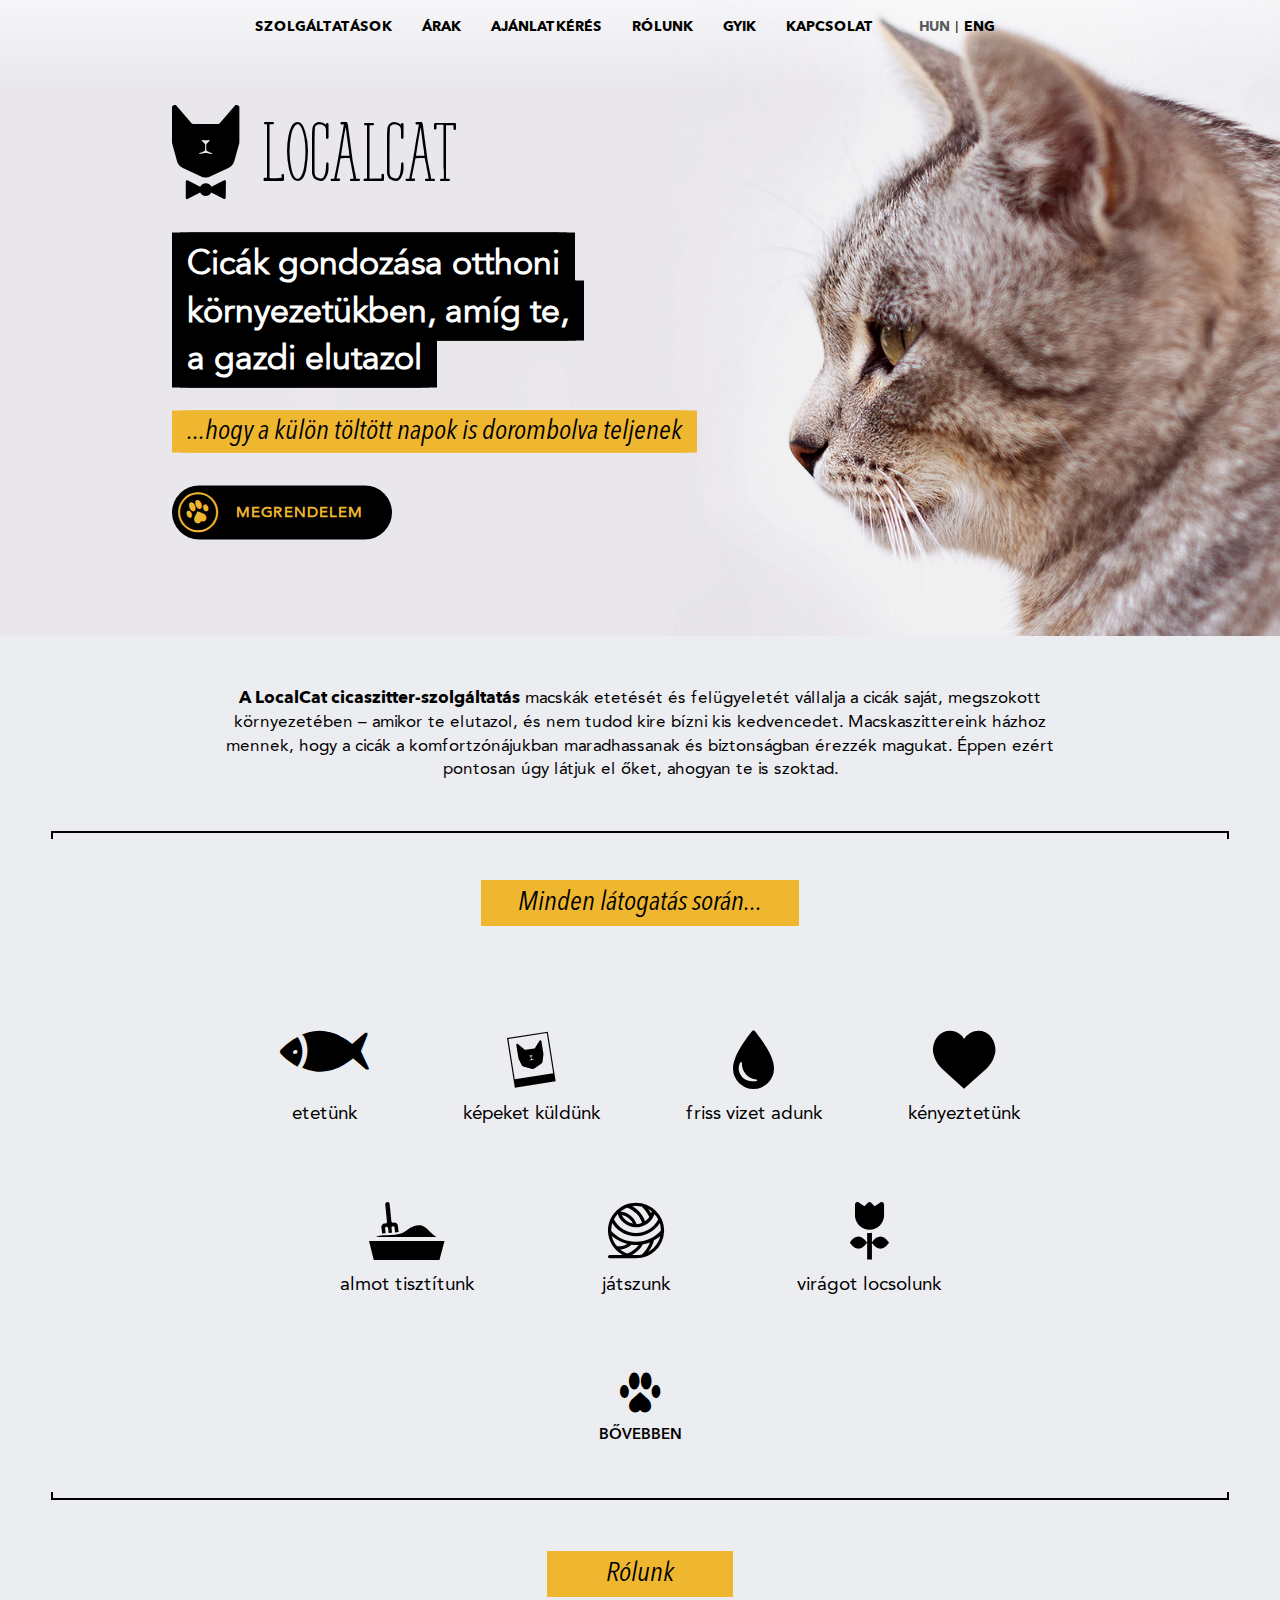
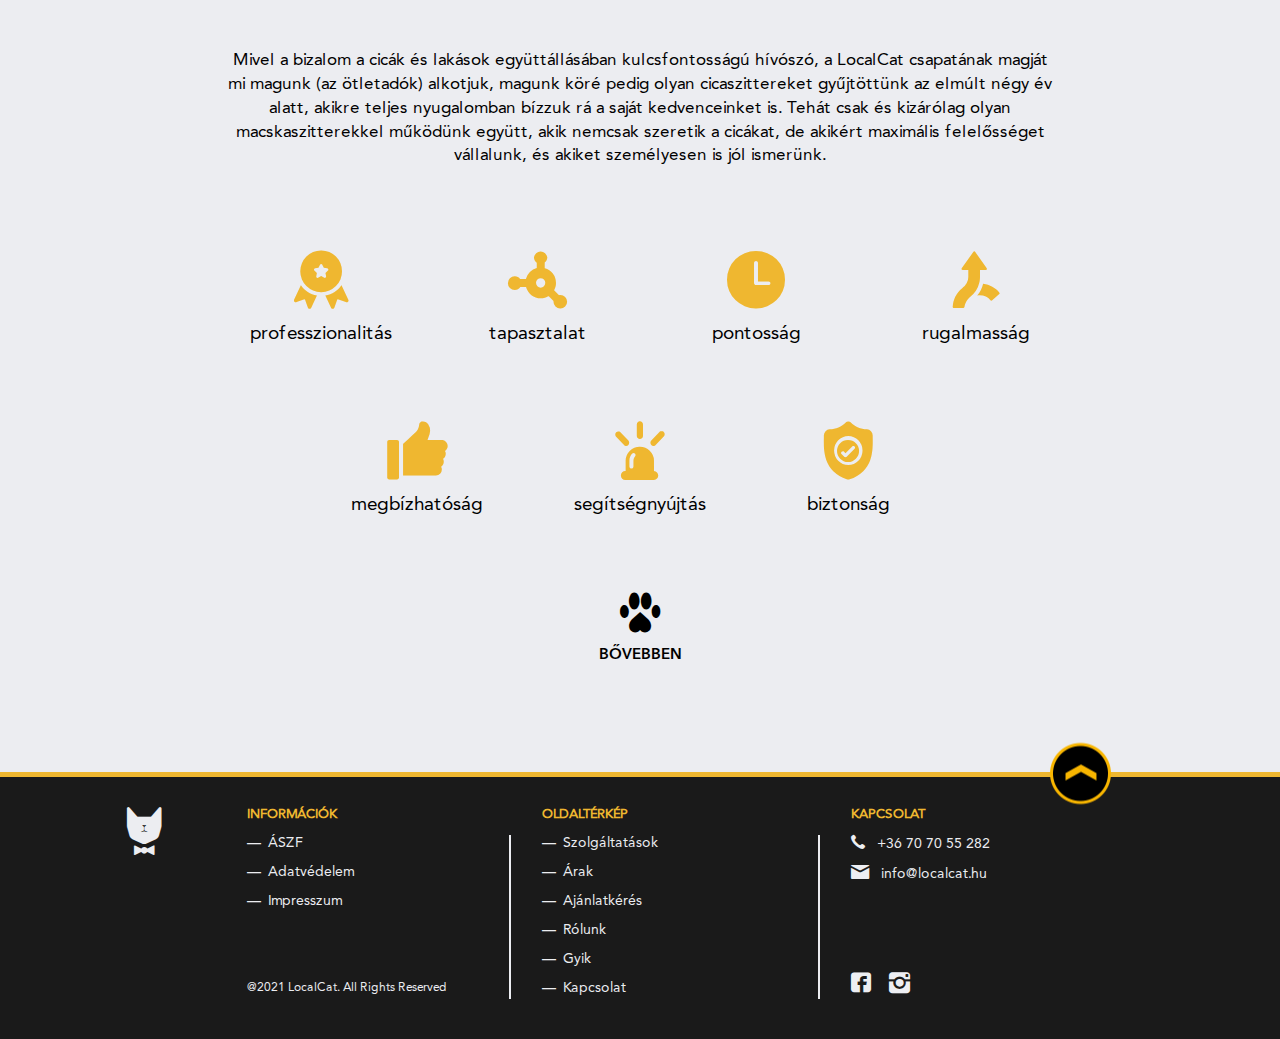
<file: index.html>
<!DOCTYPE html>
<html lang="hu">
   <head>
      <meta charset="UTF-8">
      <meta http-equiv="X-UA-Compatible" content="IE=edge">
      <meta name="viewport" content="width=device-width, initial-scale=1.0">
      <title>Cicák otthoni ellátása Budapesten - LocalCat</title>
      <meta name="description" content="Cicák gondozása otthoni környezetükben, amíg te, a gazdi elutazol..."/>
      <link rel="stylesheet" href="includes/stylesheet.css?v=3">
      <link rel="apple-touch-icon-precomposed" sizes="144x144" href="img/favicon/apple-touch-icon-144x144.png" />
      <link rel="apple-touch-icon-precomposed" sizes="152x152" href="img/favicon/apple-touch-icon-152x152.png" />
      <link rel="icon" type="image/png" href="img/favicon/favicon-32x32.png" sizes="32x32" />
      <link rel="icon" type="image/png" href="img/favicon/favicon-16x16.png" sizes="16x16" />
      <meta name="theme-color" content="#000000">
   </head>
   <body>
      <nav>
         <div class="mobile-menu">
            <div class="langselector"><a class="active-lang" href="#">HUN</a><br><a href="/home">ENG</a></div>
            <a href="/localcat/" class="main-mobile-logo"><i class="lcicon-localcat-cica"></i></a>
            <div class="menu-icon" onclick="openNav()">
               <div id="nav-icon1">
                  <span></span>
                  <span></span>
                  <span></span>
               </div>
            </div>
         </div>
         <div id="mySidenav" class="sidenav">
            <a href="/localcat/szolgaltatasok.html" class="animated navlink noselect" onclick="closeNav()">Szolgáltatások</a>
            <a href="/localcat/arak.html" class="animated-2 navlink">Árak</a>          
            <a href="#" class="animated-3 navlink">Ajánlatkérés</a>
            <a href="/localcat/rolunk.html" class="animated-4 navlink">Rólunk</a>
            <a href="/localcat/gyik.html" class="animated-5 navlink">Gyik</a>
            <a href="/localcat/kapcsolat.html" class="animated-6 navlink">Kapcsolat</a>
         </div>
      </nav>
      <div class="gradient"></div>
      <div class="indexstyle">
         <div class="hero pad indexpoz">
            <nav>
               <div class="pc-menu">
                  <a href="/localcat/szolgaltatasok.html">Szolgáltatások</a>
                  <a href="/localcat/arak.html">Árak</a>
                  <a href="#">Ajánlatkérés</a>
                  <a href="/localcat/rolunk.html">Rólunk</a>
                  <a href="/localcat/gyik.html">Gyik</a>
                  <a href="/localcat/kapcsolat.html" style="margin-right:45px;">Kapcsolat</a>
                  <a href="#" class="active-lang" style="margin-right:5px;">Hun</a>|
                  <a href="#" style="margin-left:5px;">Eng</a>
               </div>
            </nav>
            <div class="index-main-text">
               <h1 class="index-title"> 
                  <img src="img/localcat-text.png" alt="" class="lctextindex">
                  <span class="firstspan">
                  Cicák gondozása otthoni  </span> <span class="secondspan">környezetükben, amíg te,</span>  <span class="thirdspan">a gazdi elutazol</span>
                  <span class="fourthspan">Cicák gondozása otthoni környezetükben, amíg te, a gazdi elutazol </span>
               </h1>
               <p class="indexyellowtop"><span>...hogy a külön töltött napok is dorombolva teljenek</span></p>
               <a href="#mitcsinalunk"><img src="img/question-2.png" alt="Kérdőjel" class="question-img"></img></a> 
            </div>
            <div class="index-main-text-two">
               <div class="logoandtext"><i class="lcicon-localcat-cica"></i> <span class="tiltespan">Localcat</span></div>
               <h1 class="index-title"> 
                  <span class="firstspan">
                  Cicák gondozása otthoni  </span> <br><span class="secondspan">környezetükben, amíg te,</span> <br> <span class="thirdspan">a gazdi elutazol</span>
               </h1>
               <p class="indexyellowtop"><span>...hogy a külön töltött napok is dorombolva teljenek</span></p>
               <a href="#mitcsinalunk"><img src="img/question-2.png" alt="Kérdőjel" class="question-img"></img></a> 
               <div class="index-top-text-part part-two">
                  <p><img src="img/question-2.png" alt="Kérdőjel" class="question-pc-img"></img><span class="iamheavy">A LocalCat cicaszitter-szolgáltatás</span> macskák etetését és felügyeletét vállalja a cicák saját, megszokott környezetében – amikor te elutazol, és nem tudod kire bízni kis kedvencedet. Macskaszittereink házhoz mennek, hogy a cicák a komfortzónájukban maradhassanak és biztonságban érezzék magukat. Éppen ezért pontosan úgy látjuk el őket, ahogyan te is szoktad.</p>
                  <a href="/megrendeles" class="order-href"><i class="lcicon-megrendelem-mancs-korben"></i><span>MEGRENDELEM</span></a>
               </div>
               <a href="/megrendeles" class="laptoporder"><i class="lcicon-megrendelem-mancs-korben"></i><span>MEGRENDELEM</span></a>
            </div>
         </div>
      </div>
      <div class="main">
         <div class="index-top-text-part part-one" id="mitcsinalunk">
            <p><span class="iamheavy">A LocalCat cicaszitter-szolgáltatás</span> macskák etetését és felügyeletét vállalja a cicák saját, megszokott környezetében – amikor te elutazol, és nem tudod kire bízni kis kedvencedet. Macskaszittereink házhoz mennek, hogy a cicák a komfortzónájukban maradhassanak és biztonságban érezzék magukat. Éppen ezért pontosan úgy látjuk el őket, ahogyan te is szoktad.</p>
            <a href="/megrendeles" class="order-href iorderit"><i class="lcicon-megrendelem-mancs-korben"></i>MEGRENDELEM</a>
         </div>
      </div>
      <div class="da-line top-line"></div>
      <div class="da-mobile-line"></div>
      <h2 class="yellow icontainertop"><span>Minden látogatás során...</span></h2>
      <section class="icontainerindex">
         <div class="iconcardindex">
            <i class="lcicon-etetunk speciali"></i>
            <p class="icontitle">etetünk</p>
         </div>
         <div class="iconcardindex">
            <i class="lcicon-kepet-kuldunk"></i>
            <p class="icontitle">képeket küldünk</p>
         </div>
         <div class="iconcardindex">
            <i class="lcicon-friss-vizet-adunk"></i>
            <p>friss vizet adunk</p>
         </div>
         <div class="iconcardindex">
            <i class="lcicon-kenyeztetunk"></i>
            <p>kényeztetünk</p>
         </div>
         <div class="iconcardindex">
            <i class="lcicon-almot-tisztitunk-villa"></i>
            <p>almot tisztítunk</p>
         </div>
         <div class="iconcardindex">
            <i class="lcicon-jatszunk"></i>
            <p>játszunk</p>
         </div>
         <div class="iconcardindex">
            <i class="lcicon-viragot-locsolunk"></i>
            <p>virágot locsolunk</p>
         </div>
         <a href="/szolgaltatasok" class="more-mancs mancses">
            <div class="iconcardindex">
               <i class="lcicon-mancs speciali2"></i>
               <p class="more-of-it">BŐVEBBEN</p>
            </div>
         </a>
      </section>
      <a href="/szolgaltatasok" class="more-mancs pcmancs">
         <div class="mypcmancs">
            <i class="lcicon-mancs speciali2"></i>
            <p class="more-of-it">BŐVEBBEN</p>
         </div>
      </a>
      <div class="da-mobile-line mobile-bottom-line"></div>
      <div class="da-line bottom-line"></div>
      <section class="aboutindex">
         <h2 class="yellow icontainertop"><span>Rólunk</span></h2>
         <p class="abp">Mivel a bizalom a cicák és lakások együttállásában kulcsfontosságú hívószó, a LocalCat csapatának magját mi magunk (az ötletadók) alkotjuk, magunk köré pedig olyan cicaszittereket gyűjtöttünk az elmúlt négy év alatt, akikre teljes nyugalomban bízzuk rá a saját kedvenceinket is. Tehát csak és kizárólag olyan macskaszitterekkel működünk együtt, akik nemcsak szeretik a cicákat, de akikért maximális felelősséget vállalunk, és akiket személyesen is jól ismerünk.</p>
         <div class="icontainerindex">
            <div class="iconcardindex">
               <i class="lcicon-professzonialitas"></i>
               <p class="icontitle">professzionalitás</p>
            </div>
            <div class="iconcardindex">
               <i class="lcicon-tapasztalat"></i>
               <p class="icontitle">tapasztalat</p>
            </div>
            <div class="iconcardindex">
               <i class="lcicon-pontossag"></i>
               <p>pontosság</p>
            </div>
            <div class="iconcardindex">
               <i class="lcicon-rugalmassag"></i>
               <p>rugalmasság</p>
            </div>
            <div class="iconcardindex">
               <i class="lcicon-megbizhatosag"></i>
               <p>megbízhatóság</p>
            </div>
            <div class="iconcardindex">
               <i class="lcicon-segitsegnyujtas"></i>
               <p>segítségnyújtás</p>
            </div>
            <div class="iconcardindex">
               <i class="lcicon-biztonsag"></i>
               <p>biztonság</p>
            </div>
            <a href="/szolgaltatasok" class="more-mancs mancses">
               <div class="iconcardindex">
                  <i class="lcicon-mancs speciali2"></i>
                  <p class="more-of-it">BŐVEBBEN</p>
               </div>
            </a>
         </div>
         <a href="/szolgaltatasok" class="more-mancs pcmancs">
            <div class="mypcmancs">
               <i class="lcicon-mancs speciali2"></i>
               <p class="more-of-it">BŐVEBBEN</p>
            </div>
         </a>
      </section>
      <div class="yellowline-bottom">
         <a href="#top" class="top"><img src="img/up.png" alt="irány az oldal teteje"></img></a>
      </div>
      <footer>
         <div class="footermobile">
            <div class="footertop">
               <a href="https://www.instagram.com/localcatbudapest/" class="iconhrefone"><i class="lcicon-instagram"></i></a>
               <a href="/" class="iconhreftwo"><i class="lcicon-localcat-cica"></i></a>
               <a href="https://hu-hu.facebook.com/localcatbudapest/" class="iconhrefthree"><i class="lcicon-facebook"></i></a>
            </div>
            <div class="footermiddle">
               <div class="footermiddleline"></div>
               <div class="fone">
                  <p class="ftext">INFORMÁCIÓK</p>
                  <a href="/aszf"><span class="dalinelight">—</span>  ÁSZF</a><a href="/adatvedelem"><span class="dalinelight">—</span>  Adatvédelem</a><a href="/impresszum"><span class="dalinelight">—</span> Impresszum</a>
               </div>
               <div class="ftwo">
                  <p class="ftext">OLDALTÉRKÉP</p>
                  <a href="/szolgaltatasok"><span class="dalinelight">—</span> Szolgáltatások</a><br>
                  <a href="/arak"><span class="dalinelight">—</span> Árak</a><br>
                  <a href="/ajanlatkeres.html"><span class="dalinelight">—</span> Ajánlatkérés</a><br>
                  <a href="/rolunk.html"><span class="dalinelight">—</span> Rólunk</a><br>
                  <a href="/localcat/gyik.html"><span class="dalinelight">—</span> Gyik</a><br>
                  <a href="/localcat/kapcsolat.html"><span class="dalinelight">—</span> Kapcsolat</a>
               </div>
            </div>
            <div class="footerbottom">
               <p class="ftext">KAPCSOLAT</p>
               <a href="tel:+36707055282" title="Tel LocalCat Budapest"><i class="lcicon-telefon"></i> +36 70 70 55 282</a>
               <a href="mailto:info@localcat.hu?subject=Email%20a%20LocalCat-nek"><i class="lcicon-email"></i> info@localcat.hu</a>
            </div>
         </div>
         <p class="last">@2021 LocalCat. All Rights Reserved</p>
         <div class="footerpc">
            <div class="onepc">
               <a href="/" class="iconhrefzero"><i class="lcicon-localcat-cica"></i></a>
               <p class="ftext">INFORMÁCIÓK</p>
               <a href=""><span class="dalinelight">—</span>  ÁSZF</a><a href=""><span class="dalinelight">—</span>  Adatvédelem</a><a href=""><span class="dalinelight">—</span> Impresszum</a>
               <p class="lastpc">@2021 LocalCat. All Rights Reserved</p>
            </div>
            <div class="twopc">
               <div class="borderleft"></div>
               <p class="ftext">OLDALTÉRKÉP</p>
               <a href="/szolgaltatasok"><span class="dalinelight">—</span> Szolgáltatások</a>
               <a href="/arak"><span class="dalinelight">—</span> Árak</a>
               <a href="/ajanlatkeres.html"><span class="dalinelight">—</span> Ajánlatkérés</a>
               <a href="/rolunk.html"><span class="dalinelight">—</span> Rólunk</a>
               <a href="/localcat/gyik.html"><span class="dalinelight">—</span> Gyik</a>
               <a href="/localcat/kapcsolat.html"><span class="dalinelight">—</span> Kapcsolat</a>
            </div>
            <div class="threepc">
               <div class="borderleft"></div>
               <p class="ftext">KAPCSOLAT</p>
               <a href="tel:+36707055282" title="Tel LocalCat Budapest"><i class="lcicon-telefon"></i> +36 70 70 55 282</a>
               <a href="mailto:info@localcat.hu?subject=Email%20a%20LocalCat-nek"><i class="lcicon-email"></i> info@localcat.hu</a>
               <div class="social">
                  <a href="https://hu-hu.facebook.com/localcatbudapest/" class="iconhrefthree"><i class="lcicon-facebook"></i></a>
                  <a href="https://www.instagram.com/localcatbudapest/" class="iconhrefone"><i class="lcicon-instagram"></i></a>
               </div>
            </div>
         </div>
         <div class="marginbottom"></div>
         </div>
      </footer>

 <script>
       function openNav() {
          const navLinks = document.querySelectorAll('.navlink');
          const navIcon = document.querySelector("#nav-icon1");
          const mySidenav = document.querySelector("#mySidenav");
          navIcon.classList.toggle("open");
          mySidenav.classList.toggle("open-sidemenu");
          navLinks.forEach(element => {
              element.classList.toggle('fadeInDown')
          });
      }

      function closeNav() {
          const navLinks = document.querySelectorAll('.navlink');
          const navIcon = document.querySelector("#nav-icon1");
          const mySidenav = document.querySelector("#mySidenav");
          navIcon.classList.remove("open");
          mySidenav.classList.remove("open-sidemenu");
          navLinks.forEach(element => {
              element.classList.remove('fadeInDown')
          });
      }

 </script>
</body>
</html>
</file>
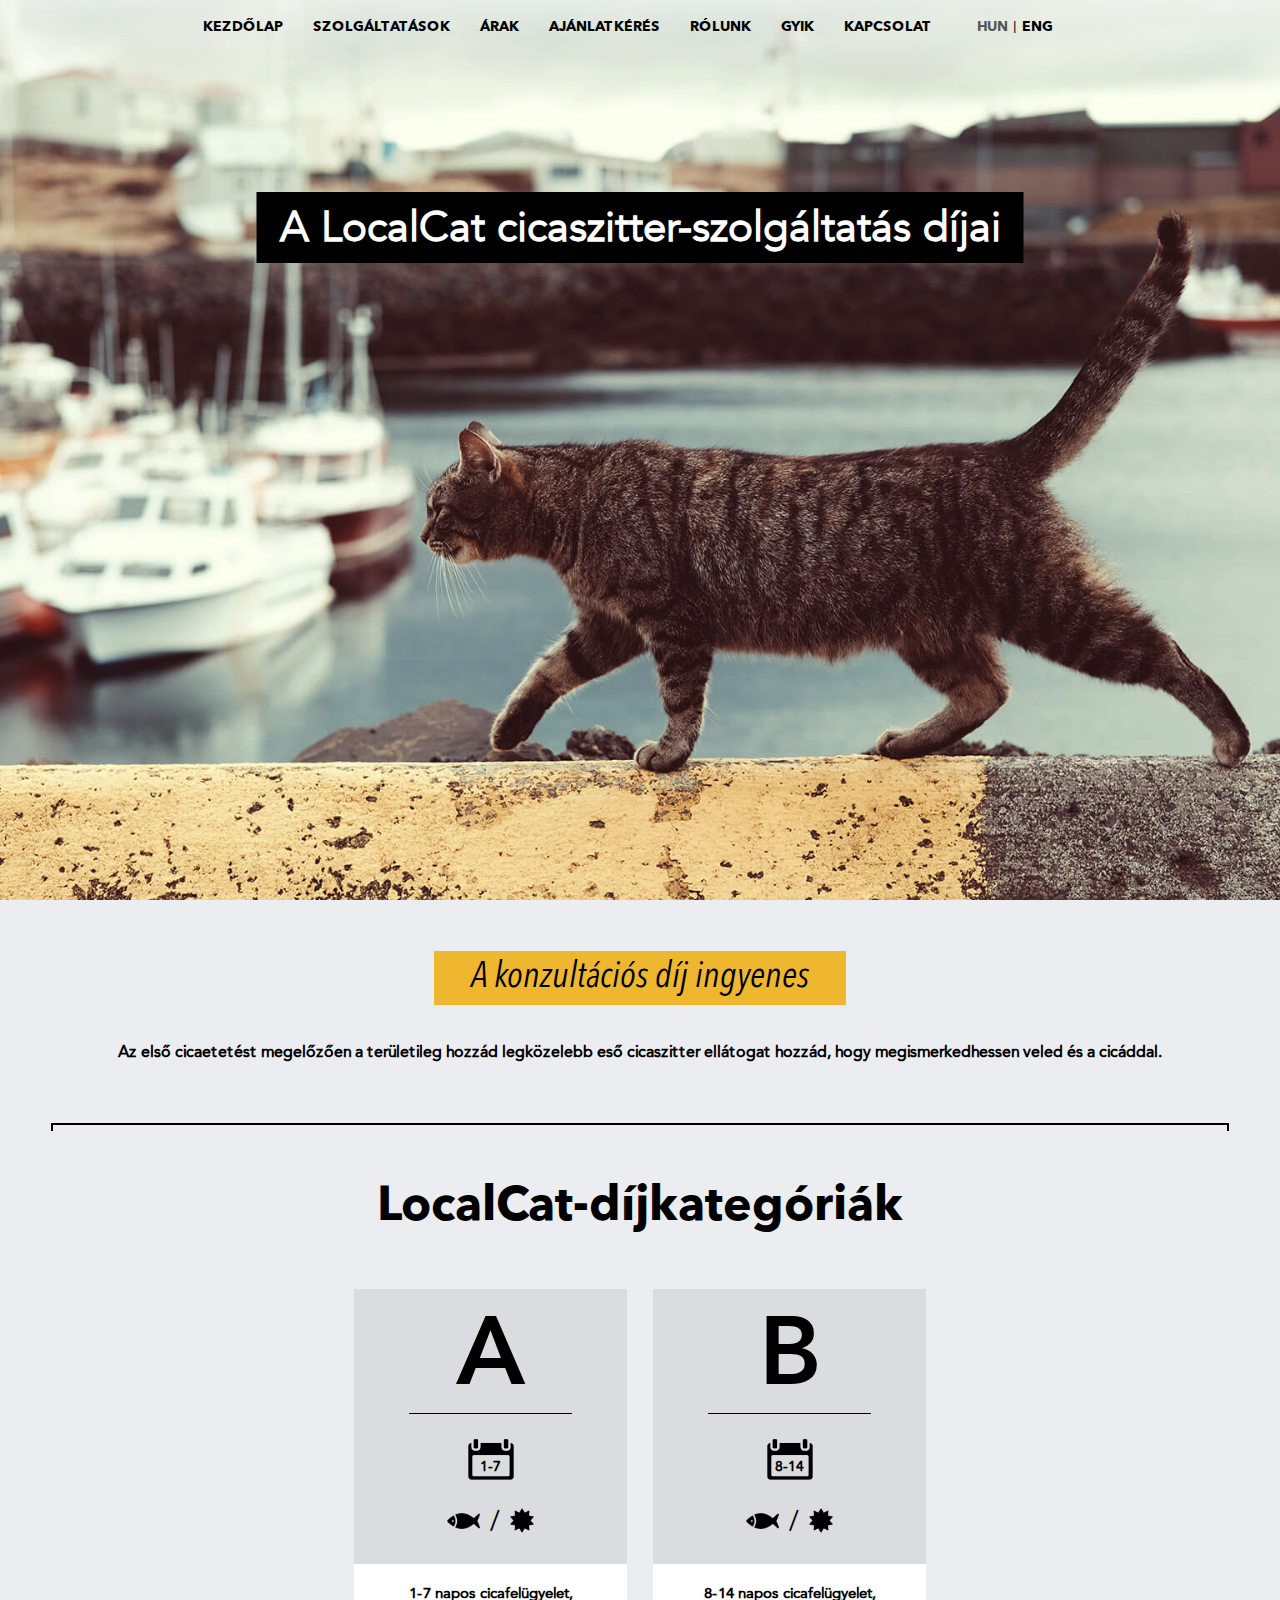
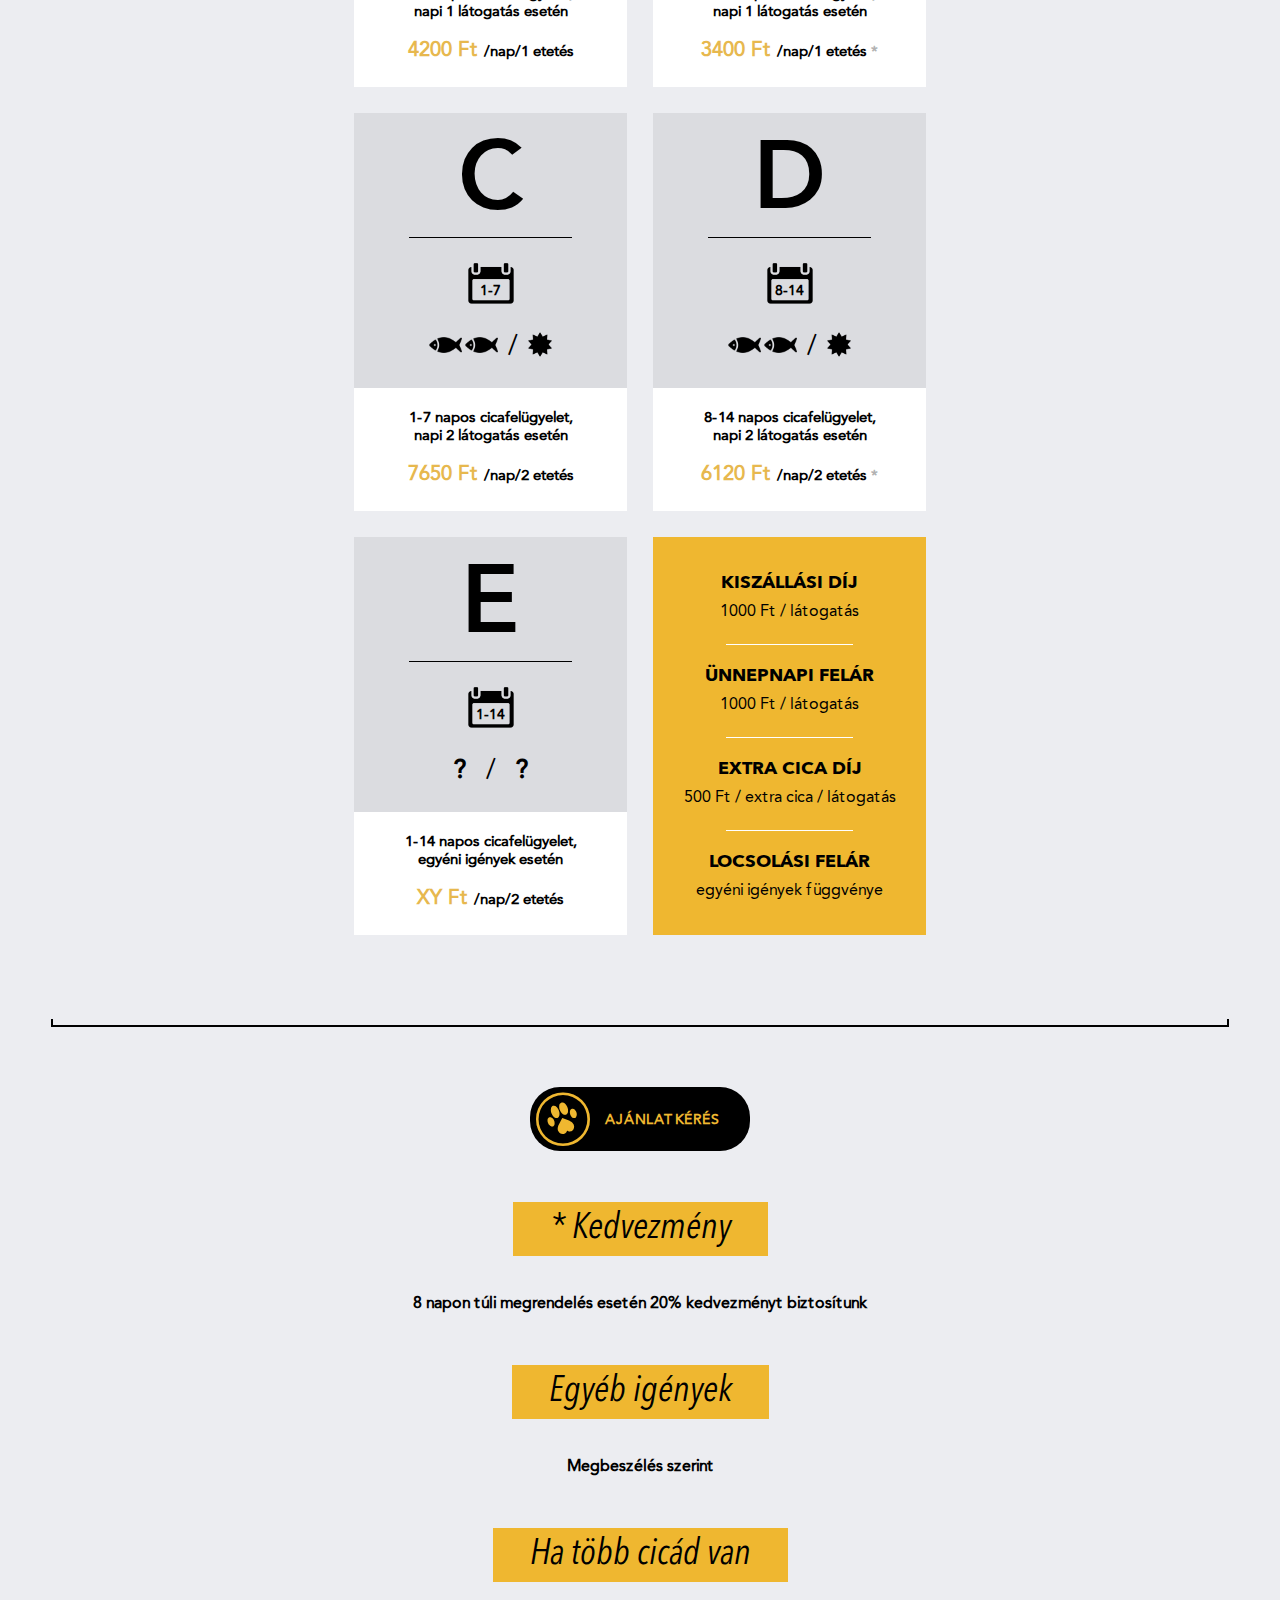
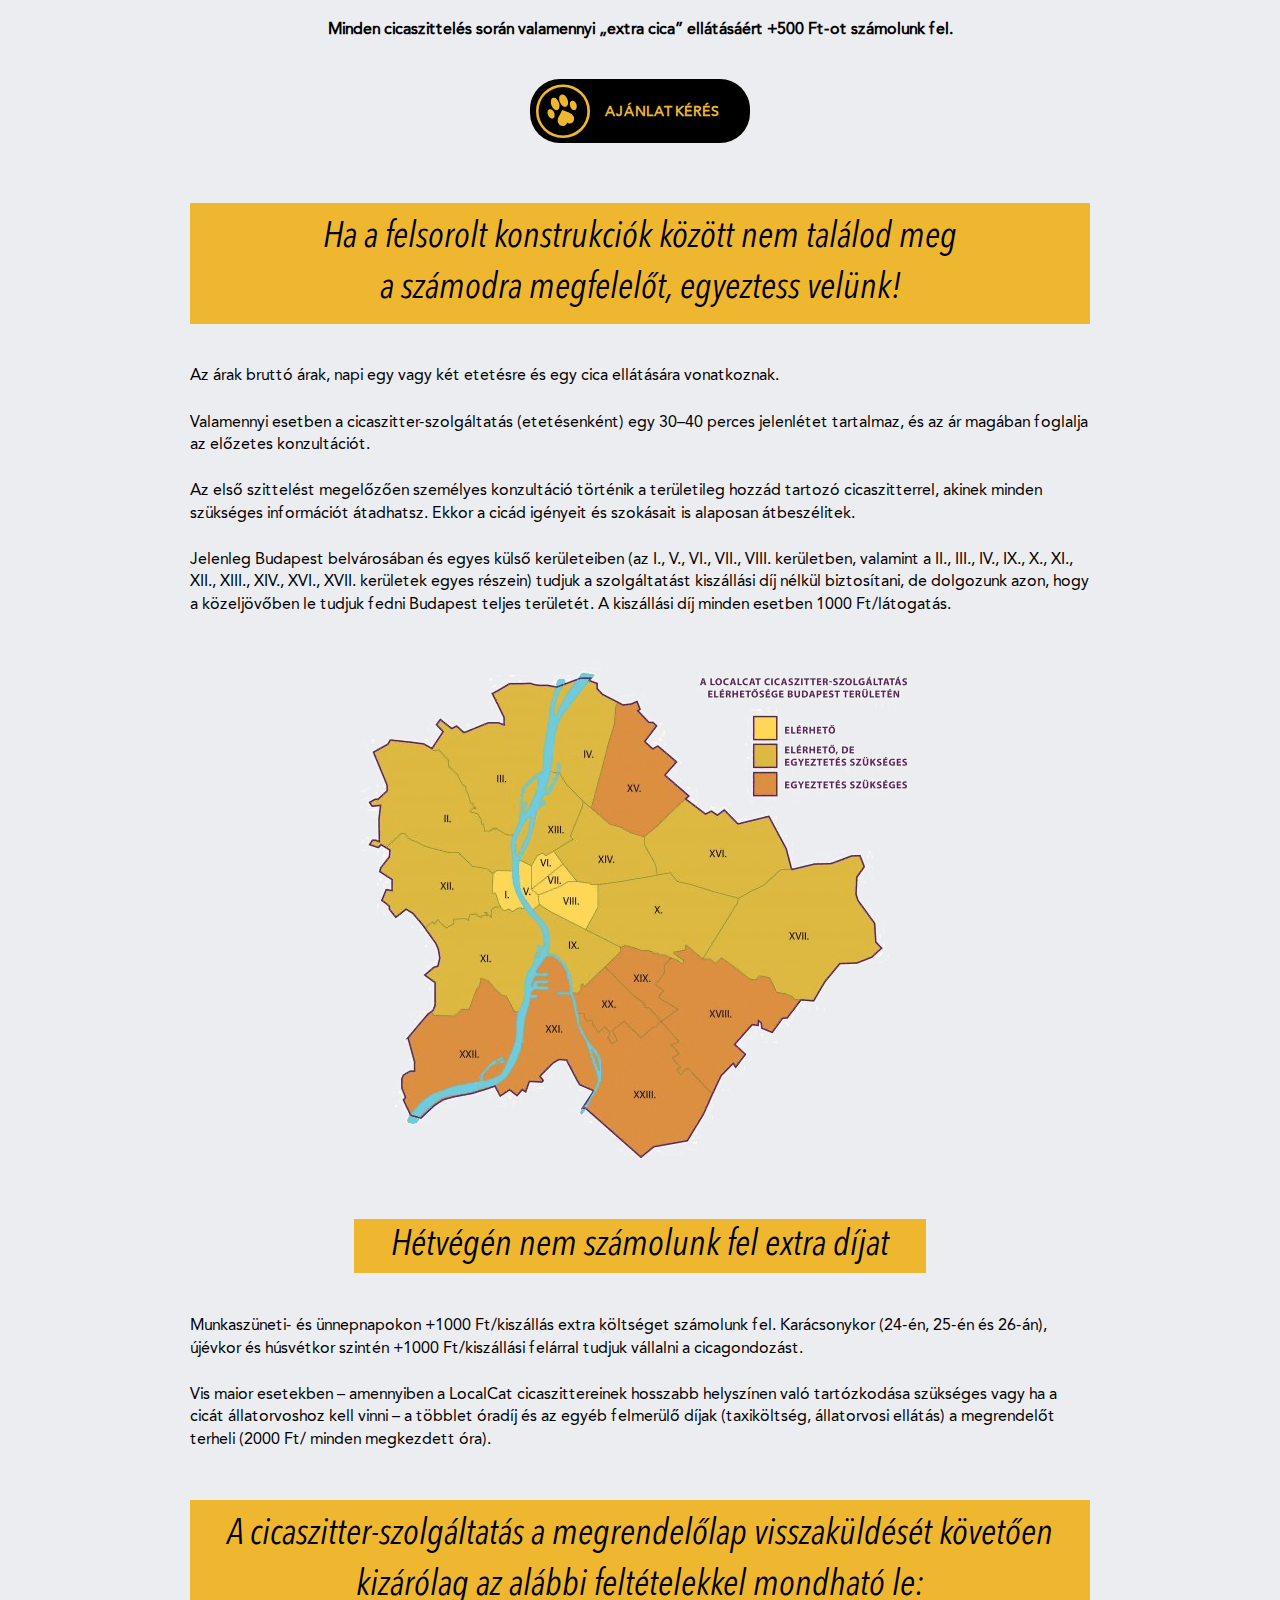
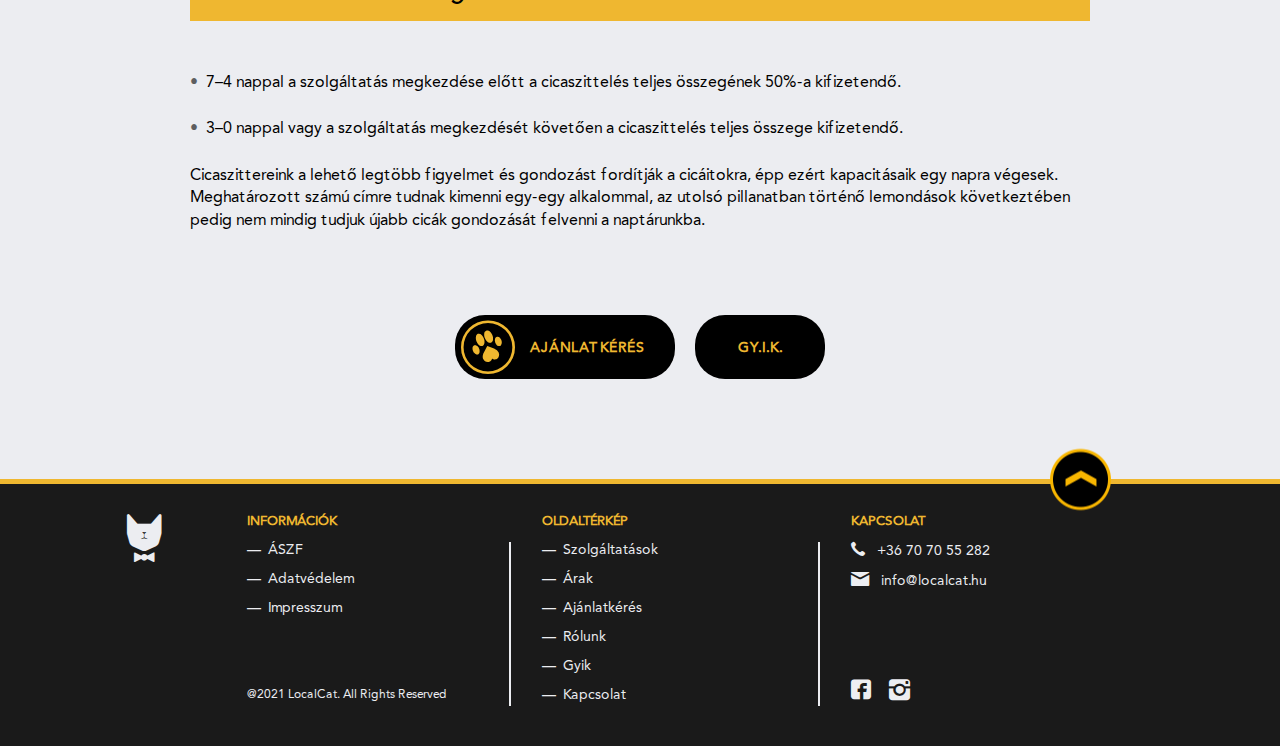
<file: arak.html>
<!DOCTYPE html>
<html lang="hu">
   <head>
      <meta charset="UTF-8">
      <meta http-equiv="X-UA-Compatible" content="IE=edge">
      <meta name="viewport" content="width=device-width, initial-scale=1.0">
      <title>Árak - LocalCat-díjkategóriák</title>
      <meta name="description" content="Ha nem találod meg a számodra megfelelő konstrukciót, egyeztess velünk! Az árak bruttó árak, napi egy vagy két etetésre és egy cica ellátására vonatkoznak." />
      <link rel="apple-touch-icon-precomposed" sizes="144x144" href="img/favicon/apple-touch-icon-144x144.png" />
      <link rel="apple-touch-icon-precomposed" sizes="152x152" href="img/favicon/apple-touch-icon-152x152.png" />
      <link rel="icon" type="image/png" href="img/favicon/favicon-32x32.png" sizes="32x32" />
      <link rel="icon" type="image/png" href="img/favicon/favicon-16x16.png" sizes="16x16" />
      <meta name="theme-color" content="#000000">
      <link rel="stylesheet" href="includes/stylesheet.css?v=3">
   </head>
   <body>
      <nav>
         <div class="mobile-menu">
            <div class="langselector"><a class="active-lang">HUN</a><br><a href="/home">ENG</a></div>
            <a href="/localcat/" class="main-mobile-logo"><i class="lcicon-localcat-cica"></i></a>
            <div class="menu-icon" onclick="openNav()">
               <div id="nav-icon1">
                  <span></span>
                  <span></span>
                  <span></span>
               </div>
            </div>
         </div>
         <div id="mySidenav" class="sidenav">
            <a href="/localcat/szolgaltatasok" class="animated navlink noselect">Szolgáltatások</a>
            <a href="/localcat/arak" class="animated-2 navlink">Árak</a>          
            <a href="#" class="animated-3 navlink">Ajánlatkérés</a>
            <a href="/localcat/rolunk.html" class="animated-4 navlink">Rólunk</a>
            <a href="/localcat/gyik.html" class="animated-5 navlink">Gyik</a>
            <a href="/localcat/kapcsolat.html" class="animated-6 navlink">Kapcsolat</a>
         </div>
      </nav>
      <div class="gradient"></div>
      <div class="hero pad bpoz">
         <nav>
            <div class="pc-menu">
               <a href="/localcat/" style="margin-left:5px;">Kezdőlap</a>
               <a href="/localcat/szolgaltatasok">Szolgáltatások</a>
               <a href="/localcat/arak">Árak</a>
               <a href="#">Ajánlatkérés</a>
               <a href="/localcat/rolunk.html">Rólunk</a>
               <a href="/localcat/gyik.html">Gyik</a>
               <a href="/localcat/kapcsolat.html" style="margin-right:45px;">Kapcsolat</a>
               <a href="#" class="active-lang" style="margin-right:5px;">Hun</a>|
               <a href="#" style="margin-left:5px;">Eng</a>
            </div>
         </nav>
         <h1 class="main-title"> 
            <span>
            A LocalCat cicaszitter-szolgáltatás díjai
            </span>
         </h1>
      </div>
      <div class="main">
         <section class="top-text-part">
            <h2 class="yellow"><span>A konzultációs díj ingyenes</span></h2>
            <p>Az első cicaetetést megelőzően a területileg hozzád legközelebb eső cicaszitter ellátogat hozzád, hogy megismerkedhessen veled és a cicáddal.</p>
         </section>
      </div>
      <div class="da-line top-line"></div>
      <h2 class="pricetwo">LocalCat-díjkategóriák</h2>
      <div class="catcards">
         <a class="card" href="/ajanlatkeres.html">
            <p class="biga">A</p>
            <div class="littleline"></div>
            <div class="calendartextandpic">
               <img src="img/calendar-2.png" alt="naptár ikon" class="calendar"></img>
               <p class="calendartext">1-7</p>
            </div>
            <div class="inthepack"> <img src="img/superfish-3.png" alt="" class="packicon"> <span>/</span>
               <img src="img/starblow3.png" alt="" class="packicon-two">
            </div>
            <div class="deatils">
               <p class="firstdetail">1-7 napos cicafelügyelet,<br>
                  napi 1 látogatás esetén
               </p>
               <p class="seconddetail"><span class="oranje">4200 Ft </span>/nap/1 etetés</p>
            </div>
         </a>
         <a class="card" href="/ajanlatkeres.html">
            <p class="biga">B</p>
            <div class="littleline"></div>
            <div class="calendartextandpic">
               <img src="img/calendar-2.png" alt="naptár ikon" class="calendar"></img>
               <p class="calendartext">8-14</p>
            </div>
            <div class="inthepack"> <img src="img/superfish-3.png" alt="" class="packicon"> <span>/</span>
               <img src="img/starblow3.png" alt="" class="packicon-two">
            </div>
            <div class="deatils">
               <p class="firstdetail">8-14 napos cicafelügyelet,<br>
                  napi 1 látogatás esetén
               </p>
               <p class="seconddetail"><span class="oranje">3400 Ft </span>/nap/1 etetés <span style="color:rgba(102, 102, 102, 0.5);">*</span></p>
            </div>
         </a>
         <a class="card" href="/ajanlatkeres.html">
            <p class="biga">C</p>
            <div class="littleline"></div>
            <div class="calendartextandpic">
               <img src="img/calendar-2.png" alt="naptár ikon" class="calendar"></img>
               <p class="calendartext">1-7</p>
            </div>
            <div class="inthepack"> <img src="img/superfish-3.png" alt="látogatás ikon" class="packicon"> 
               <img src="img/superfish-3.png" alt="látogatás ikon" class="packicon firstpi"> 
               <span>/</span>
               <img src="img/starblow3.png" alt="étel ikon" class="packicon-two">
            </div>
            <div class="deatils">
               <p class="firstdetail">1-7 napos cicafelügyelet,<br>
                  napi 2 látogatás esetén
               </p>
               <p class="seconddetail"><span class="oranje">7650 Ft </span>/nap/2 etetés</p>
            </div>
         </a>
         <a class="card" href="/ajanlatkeres.html">
            <p class="biga">D</p>
            <div class="littleline"></div>
            <div class="calendartextandpic">
               <img src="img/calendar-2.png" alt="naptár ikon" class="calendar"></img>
               <p class="calendartext">8-14</p>
            </div>
            <div class="inthepack"> <img src="img/superfish-3.png" alt="látogatás ikon" class="packicon"> 
               <img src="img/superfish-3.png" alt="látogatás ikon" class="packicon firstpi"> 
               <span>/</span>
               <img src="img/starblow3.png" alt="étel ikon" class="packicon-two">
            </div>
            <div class="deatils">
               <p class="firstdetail">8-14 napos cicafelügyelet,<br>
                  napi 2 látogatás esetén
               </p>
               <p class="seconddetail"><span class="oranje">6120 Ft </span>/nap/2 etetés <span style="color:rgba(102, 102, 102, 0.5);">*</span></p>
            </div>
         </a>
         <a class="card" href="/ajanlatkeres.html">
            <p class="biga">E</p>
            <div class="littleline"></div>
            <div class="calendartextandpic">
               <img src="img/calendar-2.png" alt="naptár ikon" class="calendar"></img>
               <p class="calendartext">1-14</p>
            </div>
            <div class="inthepack"> 
               <span class="questionpack">  ?</span> 
               <span>/</span>
               <span class="questionpack">  ?</span> 
            </div>
            <div class="deatils">
               <p class="firstdetail">1-14 napos cicafelügyelet,<br>
                  egyéni igények esetén
               </p>
               <p class="seconddetail"><span class="oranje">XY Ft </span>/nap/2 etetés</p>
            </div>
         </a>
         <div class="card card-special">
            <div>
               <p class="s-sp-f">Kiszállási díj</p>
               <p class="s-sp-s">1000 Ft / látogatás</p>
               <div class="littleline wh-l"></div>
               <p class="s-sp-f">Ünnepnapi felár</p>
               <p class="s-sp-s">1000 Ft / látogatás</p>
               <div class="littleline wh-l"></div>
               <p class="s-sp-f">Extra cica díj</p>
               <p class="s-sp-s">500 Ft / extra cica / látogatás</p>
               <div class="littleline wh-l"></div>
               <p class="s-sp-f">Locsolási felár</p>
               <p class="s-sp-s">egyéni igények függvénye</p>
            </div>
         </div>
      </div>
      </div>
      <div class="da-line bottom-line"></div>
      <div class="longtextblock">
         <a href="/megrendeles" class="order-href gvui"><i class="lcicon-megrendelem-mancs-korben"></i>AJÁNLATKÉRÉS</a>
         <h2 class="yellow"><span>* Kedvezmény</span></h2>
         <p class="boldp">8 napon túli megrendelés esetén 20% kedvezményt biztosítunk</p>
         <h2 class="yellow"><span>Egyéb igények</span></h2>
         <p class="boldp">Megbeszélés szerint</p>
         <h2 class="yellow"><span>Ha több cicád van</span></h2>
         <p class="boldp lastboldp">Minden cicaszittelés során valamennyi „extra cica” ellátásáért +500 Ft-ot számolunk fel.</p>
         <a href="/megrendeles" class="order-href second-order gvuitwo"><i class="lcicon-megrendelem-mancs-korben"></i>AJÁNLATKÉRÉS</a>
         <h2 class="yellow longyellow"><span>Ha a felsorolt konstrukciók között nem találod meg<br>a számodra megfelelőt, egyeztess velünk!</span></h2>
         <div class="gentextbox">
            <p>Az árak bruttó árak, napi egy vagy két etetésre és egy cica ellátására vonatkoznak.</p>
            <p>Valamennyi esetben a cicaszitter-szolgáltatás (etetésenként) egy 30–40 perces jelenlétet tartalmaz, és az ár magában foglalja az előzetes konzultációt.</p>
            <p>Az első szittelést megelőzően személyes konzultáció történik a területileg hozzád tartozó cicaszitterrel, akinek minden szükséges információt átadhatsz. Ekkor a cicád igényeit és szokásait is alaposan átbeszélitek.</p>
            <p>Jelenleg Budapest belvárosában és egyes külső kerületeiben (az I., V., VI., VII., VIII. kerületben, valamint a II., III., IV., IX., X., XI., XII., XIII., XIV., XVI., XVII. kerületek egyes részein) tudjuk a szolgáltatást kiszállási díj nélkül biztosítani, de dolgozunk azon, hogy a közeljövőben le tudjuk fedni Budapest teljes területét. A kiszállási díj minden esetben 1000 Ft/látogatás.</p>
            <img src="img/terkep.png" alt="szolgáltatás térkép" class="map-pic"></img>
            <h2 class="yellow longyellow mobyelo"><span>Hétvégén nem számolunk fel extra díjat</span></h2>
            <h2 class="yellow notmobyelo"><span>Hétvégén nem számolunk fel extra díjat</span></h2>
            <p>Munkaszüneti- és ünnepnapokon +1000 Ft/kiszállás extra költséget számolunk fel. Karácsonykor (24-én, 25-én és 26-án), újévkor és húsvétkor szintén +1000 Ft/kiszállási felárral tudjuk vállalni a cicagondozást.</p>
            <p>Vis maior esetekben – amennyiben a LocalCat cicaszittereinek hosszabb helyszínen való tartózkodása szükséges vagy ha a cicát állatorvoshoz kell vinni – a többlet óradíj és az egyéb felmerülő díjak (taxiköltség, állatorvosi ellátás) a megrendelőt terheli (2000 Ft/ minden megkezdett óra).</p>
            <h2 class="yellow longyellow verypecialmarginyellow"><span>A cicaszitter-szolgáltatás a megrendelőlap visszaküldését követően kizárólag az alábbi feltételekkel mondható le:</span></h2>
            <p><span style="opacity:0.6">&#8226;</span> &nbsp;7–4 nappal a szolgáltatás megkezdése előtt a cicaszittelés teljes összegének 50%-a kifizetendő.</p>
            <p><span style="opacity:0.6">&#8226;</span> &nbsp;3–0 nappal vagy a szolgáltatás megkezdését követően a cicaszittelés teljes összege kifizetendő.</p>
            <p>Cicaszittereink a lehető legtöbb figyelmet és gondozást fordítják a cicáitokra, épp ezért kapacitásaik egy napra végesek. Meghatározott számú címre tudnak kimenni egy-egy alkalommal, az utolsó pillanatban történő lemondások következtében pedig nem mindig tudjuk újabb cicák gondozását felvenni a naptárunkba.</p>
            <div class="buttonholderfortwo">
               <a href="/megrendeles" class="order-href"><i class="lcicon-megrendelem-mancs-korben"></i>AJÁNLATKÉRÉS</a>
               <a href="/localcat/gyik.html" class="order-href faqhref">GY.I.K.</a>
            </div>
         </div>
      </div>
      <div class="yellowline-bottom">
         <a href="#top" class="top"><img src="img/up.png" alt="irány az oldal teteje"></img></a>
      </div>
      <footer>
         <div class="footermobile">
            <div class="footertop">
               <a href="https://www.instagram.com/localcatbudapest/" class="iconhrefone"><i class="lcicon-instagram"></i></a>
               <a href="/" class="iconhreftwo"><i class="lcicon-localcat-cica"></i></a>
               <a href="https://hu-hu.facebook.com/localcatbudapest/" class="iconhrefthree"><i class="lcicon-facebook"></i></a>
            </div>
            <div class="footermiddle">
               <div class="footermiddleline"></div>
               <div class="fone">
                  <p class="ftext">INFORMÁCIÓK</p>
                  <a href=""><span class="dalinelight">—</span>  ÁSZF</a><a href=""><span class="dalinelight">—</span>  Adatvédelem</a><a href=""><span class="dalinelight">—</span> Impresszum</a>
               </div>
               <div class="ftwo">
                  <p class="ftext">OLDALTÉRKÉP</p>
                  <a href="/szolgaltatasok"><span class="dalinelight">—</span> Szolgáltatások</a><br>
                  <a href="/arak"><span class="dalinelight">—</span> Árak</a><br>
                  <a href="/ajanlatkeres.html"><span class="dalinelight">—</span> Ajánlatkérés</a><br>
                  <a href="/rolunk.html"><span class="dalinelight">—</span> Rólunk</a><br>
                  <a href="/localcat/gyik.html"><span class="dalinelight">—</span> Gyik</a><br>
                  <a href="/localcat/kapcsolat.html"><span class="dalinelight">—</span> Kapcsolat</a>
               </div>
            </div>
            <div class="footerbottom">
               <p class="ftext">KAPCSOLAT</p>
               <a href="tel:+36707055282" title="Tel LocalCat Budapest"><i class="lcicon-telefon"></i> +36 70 70 55 282</a>
               <a href="mailto:info@localcat.hu?subject=Email%20a%20LocalCat-nek"><i class="lcicon-email"></i> info@localcat.hu</a>
            </div>
         </div>
         <p class="last">@2021 LocalCat. All Rights Reserved</p>
         <div class="footerpc">
            <div class="onepc">
               <a href="/" class="iconhrefzero"><i class="lcicon-localcat-cica"></i></a>
               <p class="ftext">INFORMÁCIÓK</p>
               <a href=""><span class="dalinelight">—</span>  ÁSZF</a><a href=""><span class="dalinelight">—</span>  Adatvédelem</a><a href=""><span class="dalinelight">—</span> Impresszum</a>
               <p class="lastpc">@2021 LocalCat. All Rights Reserved</p>
            </div>
            <div class="twopc">
               <div class="borderleft"></div>
               <p class="ftext">OLDALTÉRKÉP</p>
               <a href="/szolgaltatasok"><span class="dalinelight">—</span> Szolgáltatások</a>
               <a href="/arak"><span class="dalinelight">—</span> Árak</a>
               <a href="/ajanlatkeres.html"><span class="dalinelight">—</span> Ajánlatkérés</a>
               <a href="/rolunk.html"><span class="dalinelight">—</span> Rólunk</a>
               <a href="/localcat/gyik.html"><span class="dalinelight">—</span> Gyik</a>
               <a href="/localcat/kapcsolat.html"><span class="dalinelight">—</span> Kapcsolat</a>
            </div>
            <div class="threepc">
               <div class="borderleft"></div>
               <p class="ftext">KAPCSOLAT</p>
               <a href="tel:+36707055282" title="Tel LocalCat Budapest"><i class="lcicon-telefon"></i> +36 70 70 55 282</a>
               <a href="mailto:info@localcat.hu?subject=Email%20a%20LocalCat-nek"><i class="lcicon-email"></i> info@localcat.hu</a>
               <div class="social">
                  <a href="https://hu-hu.facebook.com/localcatbudapest/" class="iconhrefthree"><i class="lcicon-facebook"></i></a>
                  <a href="https://www.instagram.com/localcatbudapest/" class="iconhrefone"><i class="lcicon-instagram"></i></a>
               </div>
            </div>
         </div>
         <div class="marginbottom"></div>
         </div>
      </footer>
      <script>
         function openNav() {
            const navLinks = document.querySelectorAll('.navlink');
            const navIcon = document.querySelector("#nav-icon1");
            const mySidenav = document.querySelector("#mySidenav");
            navIcon.classList.toggle("open");
            mySidenav.classList.toggle("open-sidemenu");
            navLinks.forEach(element => {
                element.classList.toggle('fadeInDown')
            });
         }
         
         function closeNav() {
            const navLinks = document.querySelectorAll('.navlink');
            const navIcon = document.querySelector("#nav-icon1");
            const mySidenav = document.querySelector("#mySidenav");
            navIcon.classList.remove("open");
            mySidenav.classList.remove("open-sidemenu");
            navLinks.forEach(element => {
                element.classList.remove('fadeInDown')
            });
         }
         
      </script>
   </body>
</html>
</file>
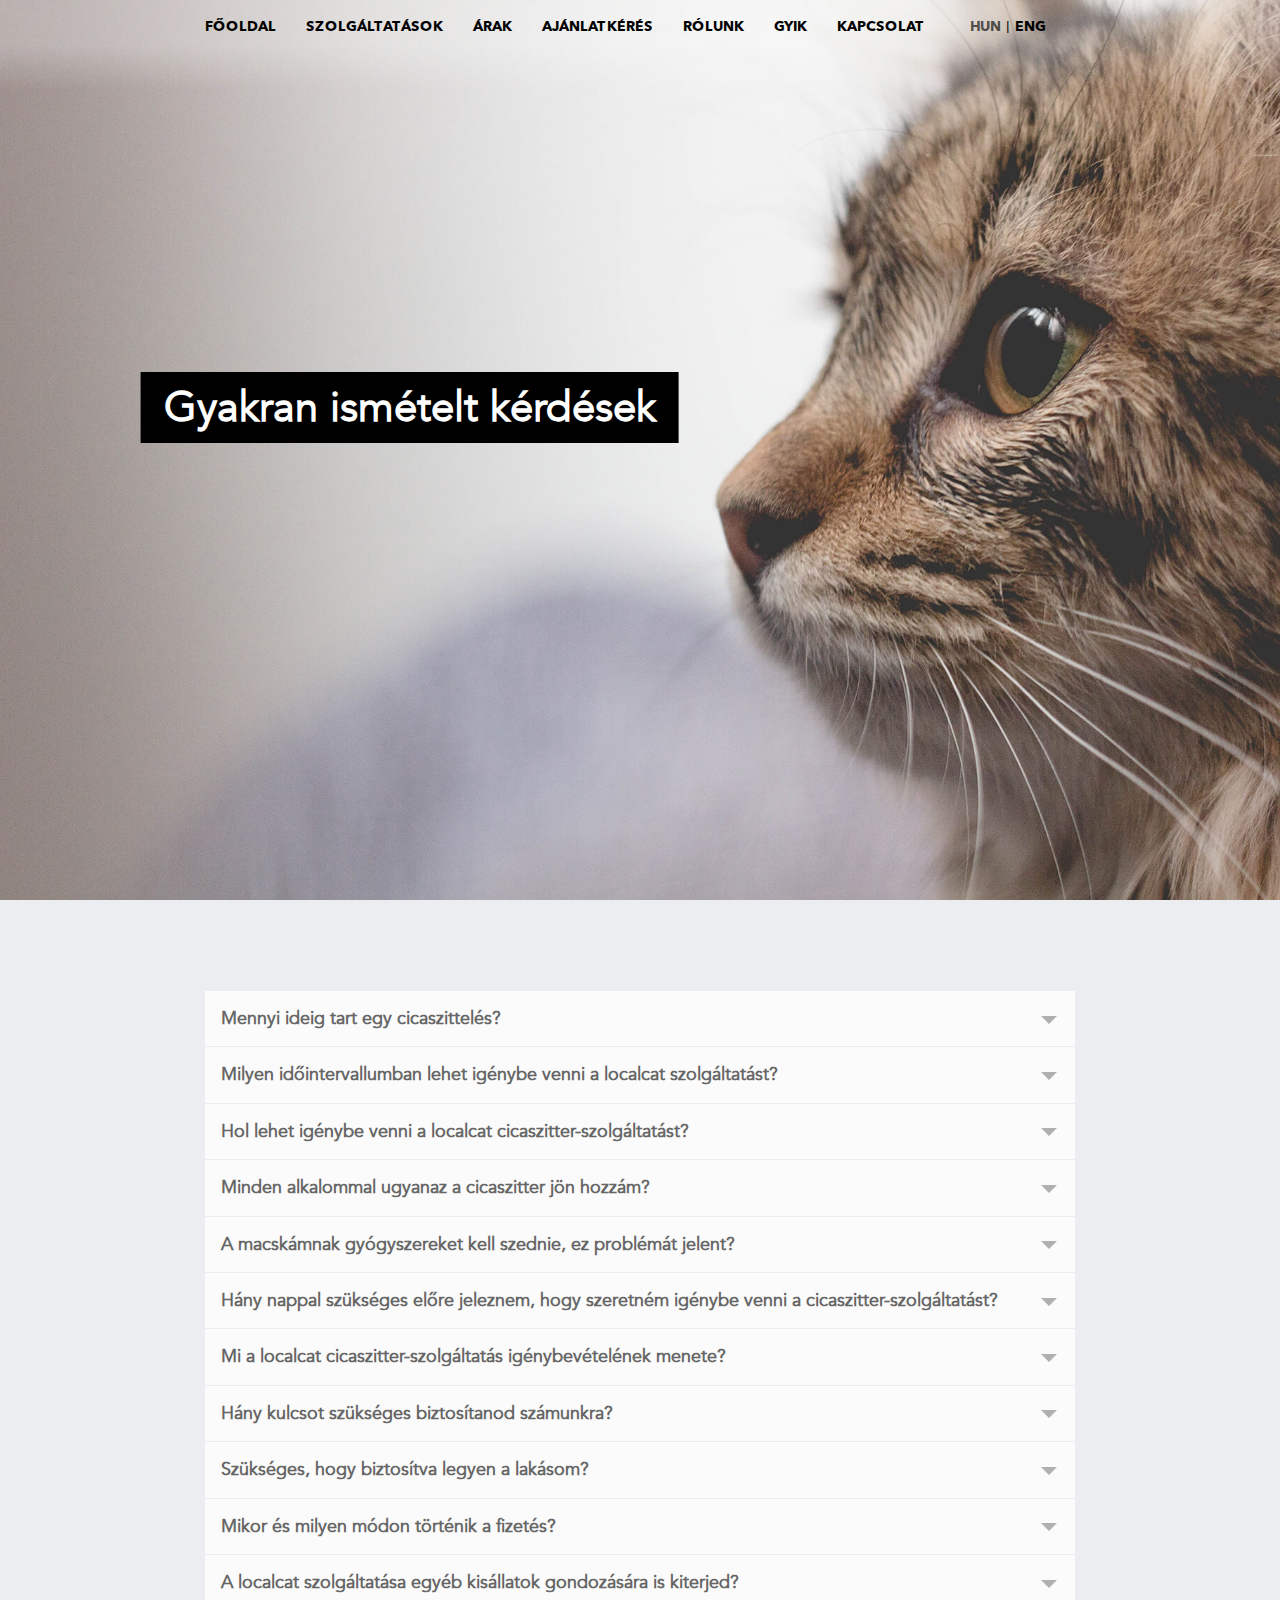
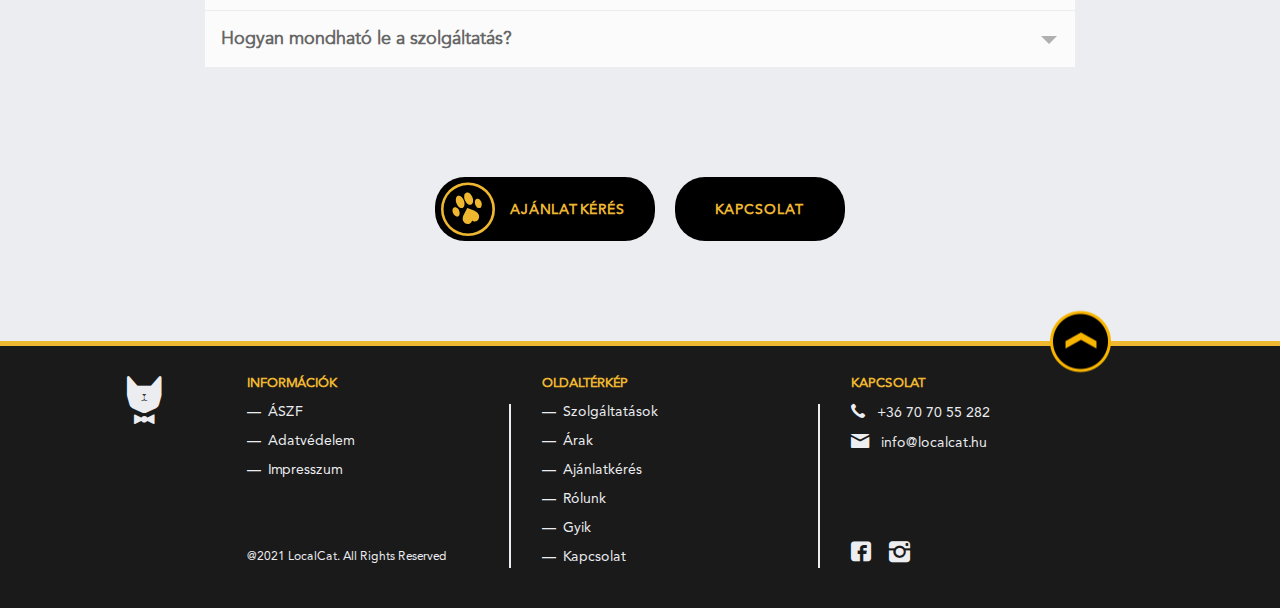
<file: faq.html>
<!DOCTYPE html>
<html lang="hu">
   <head>
      <meta charset="UTF-8">
      <meta http-equiv="X-UA-Compatible" content="IE=edge">
      <meta name="viewport" content="width=device-width, initial-scale=1.0">
      <title>GY.I.K. - Mikor, hogyan, mennyi időre és mire lehet szükség? - LocalCat</title>
      <meta name="description" content="Gyakran felvetődő kérdésekre - pl. mikor és hogyan vehető igénybe cica-szitter szolgáltatásunk, és még sok technikai részletre - válaszolunk ezen az oldalon" />
      <link rel="apple-touch-icon-precomposed" sizes="144x144" href="img/favicon/apple-touch-icon-144x144.png" />
      <link rel="apple-touch-icon-precomposed" sizes="152x152" href="img/favicon/apple-touch-icon-152x152.png" />
      <link rel="icon" type="image/png" href="img/favicon/favicon-32x32.png" sizes="32x32" />
      <link rel="icon" type="image/png" href="img/favicon/favicon-16x16.png" sizes="16x16" />
      <meta name="theme-color" content="#000000">
      <link rel="stylesheet" href="includes/stylesheet.css?v=3">
      <style>
         section {max-width: 870px;padding-top:60px; padding-bottom:30px;
         margin-left:var(--marg);
         scroll-behavior: smooth!important;
         margin-right:var(--marg);}
         .accordion dt {
         font-weight: bold;
         margin: 0;
         font-size: 1.2em;
         border-bottom: 1px solid #aaa;
         }
         .accordion dd {
         margin: 0;
         }
         .accordion[role="tablist"] dt {
         position: relative;
         background-color: white;
         border-bottom: 1 px solid var(--localgray);
         border-top: 1px solid var(--localgray);
         padding: 16px;
         padding-right:42px;
         user-select: none;
         font-size: 16px;
         line-height:1.3;
         cursor: pointer;
         font-family: var(--book);
         transition: background-color 0.4s, color 0.4s;
         }
         .accordion[role="tablist"] dt:after {
         content: "";
         border: 8px solid transparent;
         border-top-color: rgba(102, 102, 102, 0.5);
         position: absolute;
         top: 50%;
         right: 1em;
         margin-top: -3px;
         transform: rotate(0deg);
         transition: transform 0.3s, color 0.4s;
         transform-origin: 50% 20%;
         }
         .accordion[role="tablist"] dt[aria-selected="true"] {
         background-color: rgba(0, 0, 0, 0.05);
         }
         .accordion[role="tablist"] dt[aria-expanded="true"] {
         color:#212529;
         text-shadow: 0.3px 0 0 #212529;
         }
         .accordion[role="tablist"] dt[aria-expanded="false"] {
    
         color:#333;

         }
         .accordion[role="tablist"] dt[aria-expanded="true"]:after {
         transform: rotate(180deg);
         }

         .accordion[role="tablist"] dd {
         overflow: hidden;
         max-height: 600px;
         padding: 32px 16px;
    
         background-color: white;
      
         }
         .accordion[role="tablist"] dd *:first-child {
         margin-top: 0;
         }
         .accordion[role="tablist"] dd *:last-child {
         margin-bottom: 0;
         }
 
         .accordion[role="tablist"] dd[aria-hidden="true"] {
         visibility: hidden;
         max-height: 0;
         padding: 0 24px;
   
         }
       
         .main-title {font-size:21px;}
         @media only screen and (min-width: 358px) {.main-title {font-size:24px;}}
         @media only screen and (min-width: 570px) {.accordion[role="tablist"] dt {font-size:16px; }}
         @media only screen and (min-width: 650px) {#one, #two, #three, #four, #five, #six, #seven, #eight, #nine, #ten, #eleven {display:none;}}
         @media only screen and (min-width: 1023px) {
         .accordion[role="tablist"] dt {font-size:18px;  padding-right:16px;     background-color: #fbfbfb;  }
         .accordion[role="tablist"] dt[aria-selected="true"]:focus, .accordion[role="tablist"] dt[aria-selected="true"]:hover,/* .accordion[role="tablist"] dt:focus,*/  .accordion[role="tablist"] dt:hover {
         /* color: #1a1a1a;
         background-color: rgba(0, 0, 0, 0.15);*/
         background-color:rgba(134, 142, 150, .19);
         }
         .main-title {font-size:42px;}
         .accordion[role="tablist"] dt {padding-right:36px;}
         .accordion[role="tablist"] dd {
         padding: 46px 24px;}
         section {  margin:auto; padding-top:90px;padding-bottom:20px; }
         .accordion[role="tablist"] dt[aria-expanded="false"] { color:/*#666;*/#666;}
         .accordion p {
         max-width: 90%;
         }
         .main-title {top:41%; right:-26vw!important; transform:translateY(-50);}
         .gradient {
         background: linear-gradient(180deg, rgba(255,255,255,0.28) 50%, rgba(255,255,255,0) 100%);
         }
         }
         @media only screen and (min-width: 1300px){
         .main-title {
         font-size: 44px;
         }}
         @media only screen and (min-width: 1400px)
         {.main-title {
         font-size: 48px;
         }}
         @media only screen and (min-width: 1700px) {.main-title {right:-10%!important}}
      </style>
   </head>
   <body>
      <nav>
         <div class="mobile-menu">
            <div class="langselector"><a class="active-lang">HUN</a><br><a href="/home">ENG</a></div>
            <a href="/localcat/" class="main-mobile-logo"><i class="lcicon-localcat-cica"></i></a>
            <div class="menu-icon" onclick="openNav()">
               <div id="nav-icon1">
                  <span></span>
                  <span></span>
                  <span></span>
               </div>
            </div>
         </div>
         <div id="mySidenav" class="sidenav">
            <a href="/localcat/szolgaltatasok.html" class="animated navlink noselect">Szolgáltatások</a>
            <a href="/localcat/arak.html" class="animated-2 navlink">Árak</a>          
            <a href="#" class="animated-3 navlink">Ajánlatkérés</a>
            <a href="/localcat/rolunk.html" class="animated-4 navlink">Rólunk</a>
            <a href="/localcat/gyik.html" class="animated-5 navlink">Gyik</a>
            <a href="/localcat/kapcsolat.html" class="animated-6 navlink">Kapcsolat</a>
         </div>
      </nav>
      <div class="gradient"></div>
      <div class="hero pad faqpoz">
         <nav>
            <div class="pc-menu">
               <a href="/localcat/">Főoldal</a>
               <a href="/localcat/szolgaltatasok.html">Szolgáltatások</a>
               <a href="/localcat/arak.html">Árak</a>
               <a href="#">Ajánlatkérés</a>
               <a href="/localcat/rolunk.html">Rólunk</a>
               <a href="/localcat/gyik.html">Gyik</a>
               <a href="/localcat/kapcsolat.html" style="margin-right:45px;">Kapcsolat</a>
               <a href="#" class="active-lang" style="margin-right:5px;">Hun</a>|
               <a href="#" style="margin-left:5px;">Eng</a>
            </div>
         </nav>
         <h1 class="main-title"> 
            <span>
            Gyakran ismételt kérdések
            </span>
         </h1>
      </div>
      <section>
         <dl class="accordion">
            <span id="zero"></span>
            <dt data-name="zero">Mennyi ideig tart egy cicaszittelés?</dt>
            <dd>
               <p>Egy látogatás 30–40 percig tart – ez idő alatt a cicád minden igényét kielégíti a hozzátok látogató cicaszitter.</p>
            </dd>
            <span id="one"></span>
            <dt data-name="one">Milyen időintervallumban lehet igénybe venni a localcat szolgáltatást?</dt>
            <dd>
               <p>Cicaszittereink minden nap (hétvégén és ünnepnapokon is) 8.00–20.00-ig állnak a macskakliensek rendelkezésére.
                  A látogatások három időintervallumban kérhetők: 8.00–12.00, 12.00–16.00 és 16.00–20.00.
               </p>
            </dd>
            <span id="two"></span>
            <dt data-name="two">Hol lehet igénybe venni a localcat cicaszitter-szolgáltatást?</dt>
            <dd>
               <p>Budapesten az I., V., VI., VII., VIII. kerületben, valamint a II., III., IV., IX., X., XI., XII., XIII., XIV., XVI., XVII. kerületek egyes részein tudnak jelenleg házhoz menni cicaszittereink. Ha ezek között nem szerepel a saját kerületed, keress meg minket, próbálunk megoldást találni.</p>
            </dd>
            <span id="three"></span>
            <dt data-name="three">Minden alkalommal ugyanaz a cicaszitter jön hozzám?</dt>
            <dd>
               <p>A LocalCat szerveződési elve, hogy Budapest részeit a cicaszitterek által gyakran látogatott (munkahely, lakhely stb.) kerületek szerint osztjuk fel. Ez a rendeződés a gyors közlekedés és a pontos érkezés mellett azt a célt is szolgálja, hogy az egyes cicakliensekhez ugyanaz a macskaszitter érkezzen, ha kapacitása engedi, hiszen a cicák számára nemcsak a megszokott környezet, de a már megkedvelt cicaszitter is hozzájárul a biztonságérzet fenntartásához, és hogy stresszmentesen teljen a gazditól külön töltött idő. 
                  Természetesen előfordulhatnak etetés-egybeesések, illetve helyettesítések, de ezekben az esetekben is arra törekszünk, hogy maximum két macskaszitter etessen egy-egy cicát.     
               </p>
            </dd>
            <span id="four"></span>
            <dt data-name="four">A macskámnak gyógyszereket kell szednie, ez problémát jelent?</dt>
            <dd>
               <p>Bár nem vagyunk állategészségügyi szakemberek, a képességeink határáig minden erőnkkel azon leszünk, hogy találjunk az ilyen esetekre is megoldást. A gyógyszeres kezelésekről és kúrákról, kérlek, mindenképpen egyeztess velünk.
               </p>
            </dd>
            <span id="five"></span>
            <dt data-name="five">Hány nappal szükséges előre jeleznem, hogy szeretném igénybe venni a cicaszitter-szolgáltatást?</dt>
            <dd>
               <p>Igyekszünk minél rugalmasabban kezelni a „foglalásokat”, de arra kérünk, hogy lehetőség szerint a szükséges cicaszittelés dátuma előtt minimum két héttel jelezd nekünk az igényedet (az első látogatás előtt a személyes konzultációra is sort kell kerítenünk). A foglalásokat kizárólag abban az esetben tudjuk megerősíteni, ha van szabad kapacitásunk, épp ezért érdemes előre gondolkozni. Hosszabb utazások esetén mindkét fél számára az a legelőnyösebb, ha előre tervezel és időben foglalsz – így tudjuk neked garantálni, hogy a cicaszittered akár egy héten át, ugyanabban az idősávban látogasson el a cicádhoz. Last minute foglalásra (12–24 órával az aktuális etetés előtt) csak az etetési időszak meghosszabbításának esetén van lehetőség (pl. ha valaki 5 nap helyett 6 napig van távol).
               </p>
            </dd>
            <span id="six"></span>
            <dt data-name="six">Mi a localcat cicaszitter-szolgáltatás igénybevételének menete?</dt>
            <dd>
               <p>Töltsd ki az <a href="/ajanlatkeres.html" style="color:inherit;">ajánlatkérőlapunkat</a>. Mi 24 órán belül visszajelzünk, hogy tudjuk-e vállalni a felkérést. Amennyiben igen, a megrendelőlap kitöltése és visszaigazolása után a kijelölt cicaszittered egyeztet veled egy időpontot, amikor ellátogat hozzátok, hogy megoszd vele a szükséges tudnivalókat – a cicád napi rutinját, étkezési szokásait és igényeit, állatorvosának elérhetőségeit stb. Az egyszeri bemutatkozó találkozónak nincs külön díja, ez a LocalCat szolgáltatásának részét képezi. Ezen az alkalmon egyúttal a kulcsot/kulcsokat is át tudod adni a macskaszitterednek.    
               </p>
            </dd>
            <span id="seven"></span>
            <dt data-name="seven">Hány kulcsot szükséges biztosítanod számunkra?</dt>
            <dd>
               <p>Lehetőség szerint két kulcscsomót biztosíts számunkra. Ez egy dupla biztosíték arra, hogy minden esetben (akár vis maior helyzetekben) be tudjunk jutni a cicádhoz. Az egyik kulcs a cicaszitterednél lesz, a másik pedig a LocalCat irodájában.</p>
               <p>Amennyiben csak egy kulcsot tudsz számunkra biztosítani, meg kell nevezned egy biztonsági kontaktot (családtag/rokon/barát/szomszéd), aki a cicaszittelés ideje alatt Budapesten tartózkodik, és van egy extra kulcsa a lakáshoz. Erre csupán elővigyázatosságból van szükség, arra az esetre, ha egy szittert érintő vis maior helyzet lépne fel. Ekkor a macskaszitter helyett azonnal lépünk központilag, így elengedhetetlen, hogy legyen egy B opciónk a cicához való bejutáshoz.</p>
            </dd>
            <span id="eight"></span>
            <dt data-name="eight">Szükséges, hogy biztosítva legyen a lakásom?</dt>
            <dd>
               <p>Bár nem feltétel, mindenképpen javasoljuk. A cicaszitterekért maximális felelősséget vállalunk, így a lakásban található értékek biztonsága miatt nem kell aggódnod. Az is biztos, hogy ha napi mozgás érzékelhető az ingatlanban, az a betörőket is távol tartja. Az otthonbiztosítások által lefedett károkért (tűzkár, villámcsapáskár, árvízkár és földrengéskár, viharkár és felhőszakadáskár, jégveréskár és hónyomáskár, robbanás- és robbantáskár, csőtörés- és beázáskár, üvegtöréskár, épületrongáláskár, betöréses lopáskár, rabláskár stb.) azonban értelemszerűen nem tudunk felelősséget vállalni.</p>
               <p>Amennyiben biztonsági kamera van az ingatlanban, kérlek, ennek jelenlétéről mindenképpen informálj minket.</p>
            </dd>
            <span id="nine"></span>
            <dt data-name="nine">Mikor és milyen módon történik a fizetés?</dt>
            <dd>
               <p>A fizetés a cicaszittelés végeztével banki átutalással, számla ellenében történik, az elektronikus számla küldését követő két banki napon belül.</p>
            </dd>
            <span id="ten"></span>
            <dt data-name="ten">A localcat szolgáltatása egyéb kisállatok gondozására is kiterjed?</dt>
            <dd>
               <p>Nem. A LocalCat cicaszitter-szolgáltatás keretében kizárólag macskák gondozását vállaljuk, egyéb kisállatokat – kutyák, hörcsögök, nyulak, tengerimalacok, madarak, egzotikus állatok, teknősök, halak stb. – sajnos nem áll módunkban ellátni.</p>
            </dd>
            <span id="eleven"></span>
            <dt data-name="eleven">Hogyan mondható le a szolgáltatás?</dt>
            <dd>
               <p>A cicaszitter-szolgáltatás a megrendelőlap visszaküldését követően kizárólag az alábbi feltételekkel mondható le:</p>
               <p>(A) 7–4 nappal a szolgáltatás megkezdése előtt a cicaszittelés teljes összegének 50%-a kifizetendő,</p>
               <p>(B) 3–0 nappal vagy a szolgáltatás megkezdését követően a cicaszittelés teljes összege kifizetendő.</p>
               <p>Cicaszittereink a lehető legtöbb figyelmet és gondozást fordítják cicáitokra, épp ezért kapacitásaik egy napra végesek. Meghatározott számú címre tudnak kimenni egy-egy alkalommal, az utolsó pillanatban történő lemondások következtében pedig nem mindig tudjuk újabb cicák gondozását felvenni a naptárunkba.</p>
            </dd>
         </dl>
      </section>
      <div class="buttonholderfortwo abbuholder">
         <a href="/megrendeles" class="order-href"><i class="lcicon-megrendelem-mancs-korben"></i>AJÁNLATKÉRÉS</a>
         <a href="/localcat/kapcsolat.html" class="order-href faqhref contacthref">KAPCSOLAT</a>
      </div>
      </div>
      </div>
      <div class="yellowline-bottom">
         <a href="#top" class="top"><img src="img/up.png" alt="irány az oldal teteje"></img></a>
      </div>
      <footer>
         <div class="footermobile">
            <div class="footertop">
               <a href="https://www.instagram.com/localcatbudapest/" class="iconhrefone"><i class="lcicon-instagram"></i></a>
               <a href="/" class="iconhreftwo"><i class="lcicon-localcat-cica"></i></a>
               <a href="https://hu-hu.facebook.com/localcatbudapest/" class="iconhrefthree"><i class="lcicon-facebook"></i></a>
            </div>
            <div class="footermiddle">
               <div class="footermiddleline"></div>
               <div class="fone">
                  <p class="ftext">INFORMÁCIÓK</p>
                  <a href=""><span class="dalinelight">—</span>  ÁSZF</a><a href=""><span class="dalinelight">—</span>  Adatvédelem</a><a href=""><span class="dalinelight">—</span> Impresszum</a>
               </div>
               <div class="ftwo">
                  <p class="ftext">OLDALTÉRKÉP</p>
                  <a href="/szolgaltatasok"><span class="dalinelight">—</span> Szolgáltatások</a><br>
                  <a href="/arak"><span class="dalinelight">—</span> Árak</a><br>
                  <a href="/ajanlatkeres.html"><span class="dalinelight">—</span> Ajánlatkérés</a><br>
                  <a href="/rolunk.html"><span class="dalinelight">—</span> Rólunk</a><br>
                  <a href="/localcat/gyik.html"><span class="dalinelight">—</span> Gyik</a><br>
                  <a href="/localcat/kapcsolat.html"><span class="dalinelight">—</span> Kapcsolat</a>
               </div>
            </div>
            <div class="footerbottom">
               <p class="ftext">KAPCSOLAT</p>
               <a href="tel:+36707055282" title="Tel LocalCat Budapest"><i class="lcicon-telefon"></i> +36 70 70 55 282</a>
               <a href="mailto:info@localcat.hu?subject=Email%20a%20LocalCat-nek"><i class="lcicon-email"></i> info@localcat.hu</a>
            </div>
         </div>
         <p class="last">@2021 LocalCat. All Rights Reserved</p>
         <div class="footerpc">
            <div class="onepc">
               <a href="/" class="iconhrefzero"><i class="lcicon-localcat-cica"></i></a>
               <p class="ftext">INFORMÁCIÓK</p>
               <a href=""><span class="dalinelight">—</span>  ÁSZF</a><a href=""><span class="dalinelight">—</span>  Adatvédelem</a><a href=""><span class="dalinelight">—</span> Impresszum</a>
               <p class="lastpc">@2021 LocalCat. All Rights Reserved</p>
            </div>
            <div class="twopc">
               <div class="borderleft"></div>
               <p class="ftext">OLDALTÉRKÉP</p>
               <a href="/szolgaltatasok"><span class="dalinelight">—</span> Szolgáltatások</a>
               <a href="/arak"><span class="dalinelight">—</span> Árak</a>
               <a href="/ajanlatkeres.html"><span class="dalinelight">—</span> Ajánlatkérés</a>
               <a href="/rolunk.html"><span class="dalinelight">—</span> Rólunk</a>
               <a href="/localcat/gyik.html"><span class="dalinelight">—</span> Gyik</a>
               <a href="/localcat/kapcsolat.html"><span class="dalinelight">—</span> Kapcsolat</a>
            </div>
            <div class="threepc">
               <div class="borderleft"></div>
               <p class="ftext">KAPCSOLAT</p>
               <a href="tel:+36707055282" title="Tel LocalCat Budapest"><i class="lcicon-telefon"></i> +36 70 70 55 282</a>
               <a href="mailto:info@localcat.hu?subject=Email%20a%20LocalCat-nek"><i class="lcicon-email"></i> info@localcat.hu</a>
               <div class="social">
                  <a href="https://hu-hu.facebook.com/localcatbudapest/" class="iconhrefthree"><i class="lcicon-facebook"></i></a>
                  <a href="https://www.instagram.com/localcatbudapest/" class="iconhrefone"><i class="lcicon-instagram"></i></a>
               </div>
            </div>
         </div>
         <div class="marginbottom"></div>
         </div>
      </footer>
      <script>
         function openNav() {
            const navLinks = document.querySelectorAll('.navlink');
            const navIcon = document.querySelector("#nav-icon1");
            const mySidenav = document.querySelector("#mySidenav");
            navIcon.classList.toggle("open");
            mySidenav.classList.toggle("open-sidemenu");
            navLinks.forEach(element => {
                element.classList.toggle('fadeInDown')
            });
         }
         
         function closeNav() {
            const navLinks = document.querySelectorAll('.navlink');
            const navIcon = document.querySelector("#nav-icon1");
            const mySidenav = document.querySelector("#mySidenav");
            navIcon.classList.remove("open");
            mySidenav.classList.remove("open-sidemenu");
            navLinks.forEach(element => {
                element.classList.remove('fadeInDown')
            });
         }
         
      </script>
      <script>
         var ia = {
         aria: {},
         instances: []
         };
         
         (function() {
         "use strict";
         
         ia.aria.Accordion = function(el, index) {
         this.id = 'accordion-' + index;
         this.el = el;
         this.initialize();
         }
         
         ia.aria.Accordion.prototype = {
         
         tabs: [],
         panels: [],
         
         initialize: function() {
         this.el.setAttribute('id', this.id);
         this.el.setAttribute('role', 'tablist');
         this.el.setAttribute('aria-multiselectable', 'true');
         
         this.panels = [].slice.call( this.el.getElementsByTagName('dd') );
         
         this.panels.map( function( panel, i ){
         panel.setAttribute('id', this.id + "-panel-" + i);
         panel.setAttribute('role', 'tabpanel');
         panel.setAttribute('aria-labeledby', this.id + "-tab-" + i);
         panel.setAttribute('aria-hidden', 'true');
         panel.addEventListener( 'keydown', this.onPanelKeydown.bind(this), true ); 
         }, this );
         
         this.tabs = [].slice.call( this.el.getElementsByTagName('dt') );
         this.tabs.map( function( tab, i ){
         tab.setAttribute('role', 'tab');
         tab.setAttribute('id', this.id + "-tab-" + i);
         tab.setAttribute('aria-controls', this.id + "-panel-" + i);
         tab.setAttribute('aria-expanded', false);
         tab.setAttribute('aria-selected', false);
         tab.setAttribute('tabindex', i === 0 ? '0' : '-1');
         tab.addEventListener('click', this.onTabClick.bind(this));
         tab.addEventListener('keydown', this.onTabKeydown.bind(this));
         }, this );
         },
         
         getPanel: function(tab) {
         return document.getElementById(tab.getAttribute('aria-controls'));
         },
         
         select: function(tab) {
         this.deselectAll();
         tab.setAttribute('aria-selected', 'true');
         tab.setAttribute('tabindex', '0');
         tab.focus();
         },
         
         deselectAll: function() {
         this.tabs.map(function(tab, i){
         tab.setAttribute('aria-selected', 'false');
         tab.setAttribute('tabindex', '-1');
         }, this );
         },
         
         show: function(tab) {
         this.getPanel(tab).setAttribute('aria-hidden', 'false');
         tab.setAttribute('aria-expanded', 'true');
         runtoplace();
         },
         
         hide: function(tab) {
         this.getPanel(tab).setAttribute('aria-hidden', 'true');
         tab.setAttribute('aria-expanded', 'false');
         },
         
         hideAll: function() {
         this.tabs.map(function(tab){
         this.hide(tab);
         }, this);
         },
         
         getNextTab: function(tab) {
         var next = tab.nextSibling;
         if (next === null) {
         return this.tabs[0];
         } else if (next.tagName === 'DT') {
         return next;
         } else {
         return this.getNextTab(next);
         }
         },
         
         getPrevTab: function(tab) {
         var next = tab.previousSibling;
         if (next === null) {
         return this.tabs[this.tabs.length - 1];
         } else if (next.tagName === 'DT') {
         return next;
         } else {
         return this.getPrevTab(next);
         }
         },
         
         onTabClick: function(e) {
         var showTab = e.target.getAttribute('aria-expanded') !== 'true';
         this.hideAll();
         if (showTab) {
         this.show(e.target);
         }
         },
         
         onTabKeydown: function(e) {
         switch (e.which) {
         case 13: // ENTER
         case 32: // SPACE
         e.preventDefault();
         e.stopPropagation();
         var showTab = e.target.getAttribute('aria-expanded') !== 'true';
         this.hideAll();
         if (showTab) {
           this.show(e.target);
         }
         break;
         case 37: // LEFT
         case 38: // UP
         e.preventDefault();
         e.stopPropagation();
         this.select(this.getPrevTab(e.target));
         break;
         case 39: // RIGHT
         case 40: // DOWN
         e.preventDefault();
         e.stopPropagation();
         this.select(this.getNextTab(e.target));
         break;
         case 35: // END
         e.preventDefault();
         e.stopPropagation();
         this.select(this.tabs[this.tabs - 1]);
         break;
         case 36: // HOME
         e.preventDefault();
         e.stopPropagation();
         this.select(this.tabs[0]);
         break;
         }
         },
         
         onPanelKeydown: function(e) {
         if ( e.ctrlKey || e.metaKey ) {
         switch (e.which) {
         case 38: // UP
           e.preventDefault();
           e.stopPropagation();
           if( e.currentTarget ){
             this.select(this.getPrevTab(e.currentTarget)) ; 
           }
           break;
         case 40: // PAGE DOWN
           e.preventDefault();
           e.stopPropagation();
           if( e.currentTarget ){ 
             this.select(this.getNextTab(e.currentTarget)) ; 
           }
           break;
         }
         }
         }
         };
         
         window.addEventListener('load', function() {
         var accordions = document.getElementsByClassName('accordion');
         for (var i = 0; i < accordions.length; i++) {
         ia.instances[ia.instances.length] = new ia.aria.Accordion(accordions[i], i);
         }
         });
         })();
         
         function runtoplace() {
         const whatyouclicked = event.target;
         const nameofwhatyouclicked = whatyouclicked.dataset.name;
         const two = document.querySelector(`#${nameofwhatyouclicked}`);
         two.scrollIntoView();
         }
      </script>
   </body>
</html>
</file>
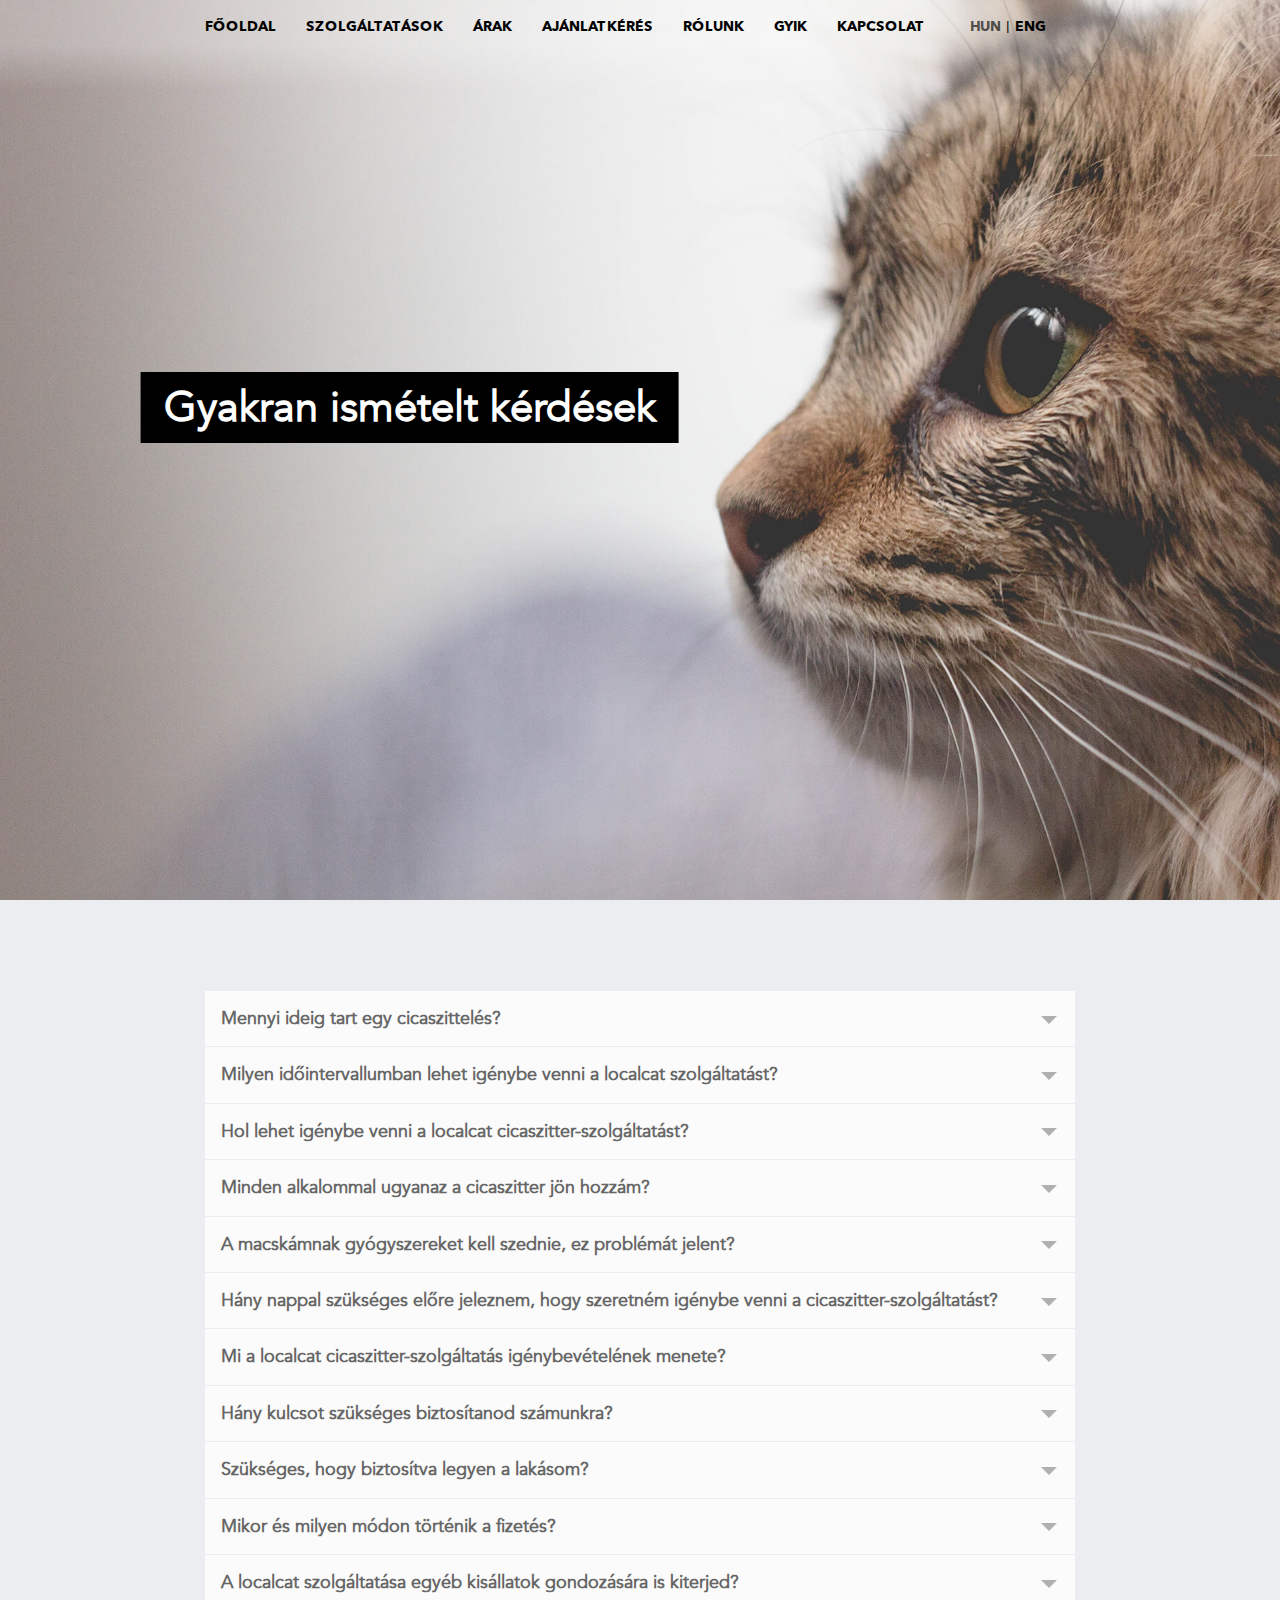
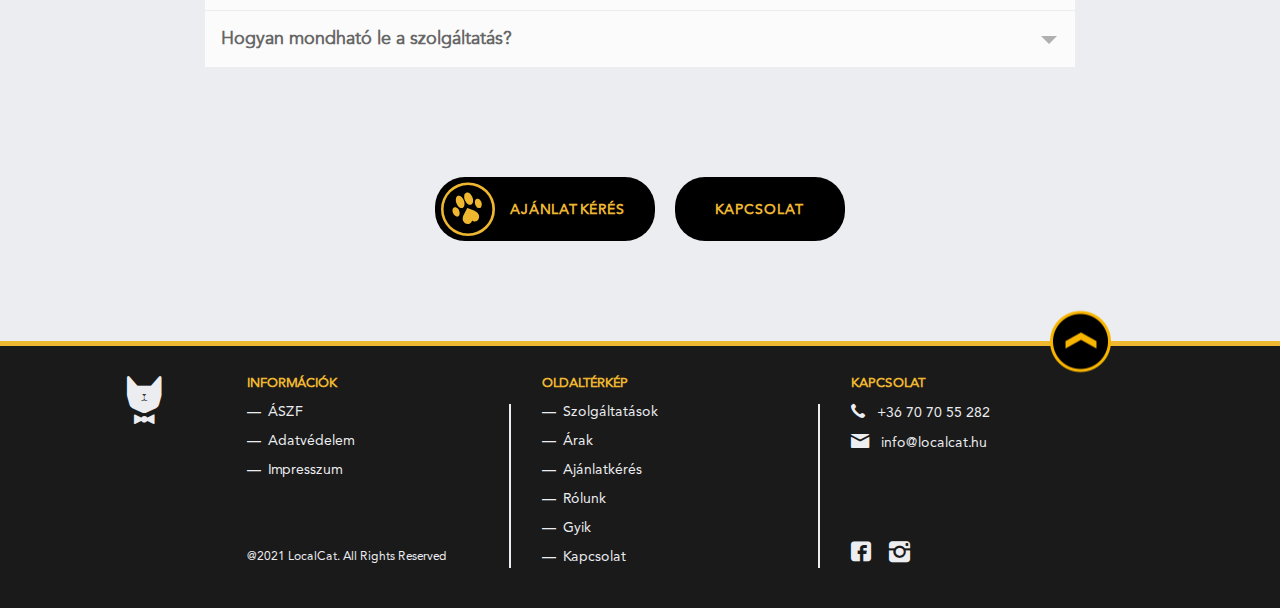
<file: gyik.html>
<!DOCTYPE html>
<html lang="hu">
   <head>
      <meta charset="UTF-8">
      <meta http-equiv="X-UA-Compatible" content="IE=edge">
      <meta name="viewport" content="width=device-width, initial-scale=1.0">
      <title>GY.I.K. - Mikor, hogyan, mennyi időre és mire lehet szükség? - LocalCat</title>
      <meta name="description" content="Gyakran felvetődő kérdésekre - pl. mikor és hogyan vehető igénybe cica-szitter szolgáltatásunk, és még sok technikai részletre - válaszolunk ezen az oldalon" />
      <link rel="apple-touch-icon-precomposed" sizes="144x144" href="img/favicon/apple-touch-icon-144x144.png" />
      <link rel="apple-touch-icon-precomposed" sizes="152x152" href="img/favicon/apple-touch-icon-152x152.png" />
      <link rel="icon" type="image/png" href="img/favicon/favicon-32x32.png" sizes="32x32" />
      <link rel="icon" type="image/png" href="img/favicon/favicon-16x16.png" sizes="16x16" />
      <meta name="theme-color" content="#000000">
      <link rel="stylesheet" href="includes/stylesheet.css?v=3">
      <style>
         section {max-width: 870px;padding-top:60px; padding-bottom:30px;
         margin-left:var(--marg);
         scroll-behavior: smooth!important;
         margin-right:var(--marg);}
         .accordion dt {
         font-weight: bold;
         margin: 0;
         font-size: 1.2em;
         border-bottom: 1px solid #aaa;
         }
         .accordion dd {
         margin: 0;
         }
         .accordion[role="tablist"] dt {
         position: relative;
         background-color: white;
         border-bottom: 1 px solid var(--localgray);
         border-top: 1px solid var(--localgray);
         padding: 16px;
         padding-right:42px;
         user-select: none;
         font-size: 16px;
         line-height:1.3;
         cursor: pointer;
         font-family: var(--book);
         transition: background-color 0.4s, color 0.4s;
         }
         .accordion[role="tablist"] dt:after {
         content: "";
         border: 8px solid transparent;
         border-top-color: rgba(102, 102, 102, 0.5);
         position: absolute;
         top: 50%;
         right: 1em;
         margin-top: -3px;
         transform: rotate(0deg);
         transition: transform 0.3s, color 0.4s;
         transform-origin: 50% 20%;
         }
         .accordion[role="tablist"] dt[aria-selected="true"] {
         background-color: rgba(0, 0, 0, 0.05);
         }
         .accordion[role="tablist"] dt[aria-expanded="true"] {
         color:#212529;
         text-shadow: 0.3px 0 0 #212529;
         }
         .accordion[role="tablist"] dt[aria-expanded="false"] {
    
         color:#333;

         }
         .accordion[role="tablist"] dt[aria-expanded="true"]:after {
         transform: rotate(180deg);
         }

         .accordion[role="tablist"] dd {
         overflow: hidden;
         max-height: 600px;
         padding: 32px 16px;
    
         background-color: white;
      
         }
         .accordion[role="tablist"] dd *:first-child {
         margin-top: 0;
         }
         .accordion[role="tablist"] dd *:last-child {
         margin-bottom: 0;
         }
 
         .accordion[role="tablist"] dd[aria-hidden="true"] {
         visibility: hidden;
         max-height: 0;
         padding: 0 24px;
   
         }
       
         .main-title {font-size:21px;}
         @media only screen and (min-width: 358px) {.main-title {font-size:24px;}}
         @media only screen and (min-width: 570px) {.accordion[role="tablist"] dt {font-size:16px; }}
         @media only screen and (min-width: 650px) {#first, #one, #two, #three, #four, #five, #six, #seven, #eight, #nine, #ten, #eleven {display:none;}}
         @media only screen and (min-width: 1023px) {
         .accordion[role="tablist"] dt {font-size:18px;  padding-right:16px;     background-color: #fbfbfb;  }
         .accordion[role="tablist"] dt[aria-selected="true"]:focus, .accordion[role="tablist"] dt[aria-selected="true"]:hover,/* .accordion[role="tablist"] dt:focus,*/  .accordion[role="tablist"] dt:hover {
         /* color: #1a1a1a;
         background-color: rgba(0, 0, 0, 0.15);*/
         background-color:rgba(134, 142, 150, .19);
         }
         .main-title {font-size:42px;}
         .accordion[role="tablist"] dt {padding-right:36px;}
         .accordion[role="tablist"] dd {
         padding: 46px 24px;}
         section {  margin:auto; padding-top:90px;padding-bottom:20px; }
         .accordion[role="tablist"] dt[aria-expanded="false"] { color:/*#666;*/#666;}
         .accordion p {
         max-width: 90%;
         }
         .main-title {top:41%; right:-26vw!important; transform:translateY(-50);}
         .gradient {
         background: linear-gradient(180deg, rgba(255,255,255,0.28) 50%, rgba(255,255,255,0) 100%);
         }
         }
         @media only screen and (min-width: 1300px){
         .main-title {
         font-size: 44px;
         }}
         @media only screen and (min-width: 1400px)
         {.main-title {
         font-size: 48px;
         }}
         @media only screen and (min-width: 1700px) {.main-title {right:-10%!important}}
      </style>
   </head>
   <body>
      <nav>
         <div class="mobile-menu">
            <div class="langselector"><a class="active-lang">HUN</a><br><a href="/home">ENG</a></div>
            <a href="/localcat/" class="main-mobile-logo"><i class="lcicon-localcat-cica"></i></a>
            <div class="menu-icon" onclick="openNav()">
               <div id="nav-icon1">
                  <span></span>
                  <span></span>
                  <span></span>
               </div>
            </div>
         </div>
         <div id="mySidenav" class="sidenav">
            <a href="/localcat/szolgaltatasok.html" class="animated navlink noselect">Szolgáltatások</a>
            <a href="/localcat/arak.html" class="animated-2 navlink">Árak</a>          
            <a href="#" class="animated-3 navlink">Ajánlatkérés</a>
            <a href="/localcat/rolunk.html" class="animated-4 navlink">Rólunk</a>
            <a href="/localcat/gyik.html" class="animated-5 navlink">Gyik</a>
            <a href="/localcat/kapcsolat.html" class="animated-6 navlink">Kapcsolat</a>
         </div>
      </nav>
      <div class="gradient"></div>
      <div class="hero pad faqpoz">
         <nav>
            <div class="pc-menu">
               <a href="/localcat/">Főoldal</a>
               <a href="/localcat/szolgaltatasok.html">Szolgáltatások</a>
               <a href="/localcat/arak.html">Árak</a>
               <a href="#">Ajánlatkérés</a>
               <a href="/localcat/rolunk.html">Rólunk</a>
               <a href="/localcat/gyik.html">Gyik</a>
               <a href="/localcat/kapcsolat.html" style="margin-right:45px;">Kapcsolat</a>
               <a href="#" class="active-lang" style="margin-right:5px;">Hun</a>|
               <a href="#" style="margin-left:5px;">Eng</a>
            </div>
         </nav>
         <h1 class="main-title"> 
            <span>
            Gyakran ismételt kérdések
            </span>
         </h1>
      </div>
      <section>
         <dl class="accordion">
            <span id="first"></span>
            <dt data-name="first">Mennyi ideig tart egy cicaszittelés?</dt>
            <dd>
               <p>Egy látogatás 30–40 percig tart – ez idő alatt a cicád minden igényét kielégíti a hozzátok látogató cicaszitter.</p>
            </dd>    
            <span id="one"></span>
            <dt data-name="one">Milyen időintervallumban lehet igénybe venni a localcat szolgáltatást?</dt>
            <dd>
               <p>Cicaszittereink minden nap (hétvégén és ünnepnapokon is) 8.00–20.00-ig állnak a macskakliensek rendelkezésére.
                  A látogatások három időintervallumban kérhetők: 8.00–12.00, 12.00–16.00 és 16.00–20.00.
               </p>
            </dd>
            <span id="two"></span>
            <dt data-name="two">Hol lehet igénybe venni a localcat cicaszitter-szolgáltatást?</dt>
            <dd>
               <p>Budapesten az I., V., VI., VII., VIII. kerületben, valamint a II., III., IV., IX., X., XI., XII., XIII., XIV., XVI., XVII. kerületek egyes részein tudnak jelenleg házhoz menni cicaszittereink. Ha ezek között nem szerepel a saját kerületed, keress meg minket, próbálunk megoldást találni.</p>
            </dd>
            <span id="three"></span>
            <dt data-name="three">Minden alkalommal ugyanaz a cicaszitter jön hozzám?</dt>
            <dd>
               <p>A LocalCat szerveződési elve, hogy Budapest részeit a cicaszitterek által gyakran látogatott (munkahely, lakhely stb.) kerületek szerint osztjuk fel. Ez a rendeződés a gyors közlekedés és a pontos érkezés mellett azt a célt is szolgálja, hogy az egyes cicakliensekhez ugyanaz a macskaszitter érkezzen, ha kapacitása engedi, hiszen a cicák számára nemcsak a megszokott környezet, de a már megkedvelt cicaszitter is hozzájárul a biztonságérzet fenntartásához, és hogy stresszmentesen teljen a gazditól külön töltött idő. 
                  Természetesen előfordulhatnak etetés-egybeesések, illetve helyettesítések, de ezekben az esetekben is arra törekszünk, hogy maximum két macskaszitter etessen egy-egy cicát.     
               </p>
            </dd>
            <span id="four"></span>
            <dt data-name="four">A macskámnak gyógyszereket kell szednie, ez problémát jelent?</dt>
            <dd>
               <p>Bár nem vagyunk állategészségügyi szakemberek, a képességeink határáig minden erőnkkel azon leszünk, hogy találjunk az ilyen esetekre is megoldást. A gyógyszeres kezelésekről és kúrákról, kérlek, mindenképpen egyeztess velünk.
               </p>
            </dd>
            <span id="five"></span>
            <dt data-name="five">Hány nappal szükséges előre jeleznem, hogy szeretném igénybe venni a cicaszitter-szolgáltatást?</dt>
            <dd>
               <p>Igyekszünk minél rugalmasabban kezelni a „foglalásokat”, de arra kérünk, hogy lehetőség szerint a szükséges cicaszittelés dátuma előtt minimum két héttel jelezd nekünk az igényedet (az első látogatás előtt a személyes konzultációra is sort kell kerítenünk). A foglalásokat kizárólag abban az esetben tudjuk megerősíteni, ha van szabad kapacitásunk, épp ezért érdemes előre gondolkozni. Hosszabb utazások esetén mindkét fél számára az a legelőnyösebb, ha előre tervezel és időben foglalsz – így tudjuk neked garantálni, hogy a cicaszittered akár egy héten át, ugyanabban az idősávban látogasson el a cicádhoz. Last minute foglalásra (12–24 órával az aktuális etetés előtt) csak az etetési időszak meghosszabbításának esetén van lehetőség (pl. ha valaki 5 nap helyett 6 napig van távol).
               </p>
            </dd>
            <span id="six"></span>
            <dt data-name="six">Mi a localcat cicaszitter-szolgáltatás igénybevételének menete?</dt>
            <dd>
               <p>Töltsd ki az <a href="/ajanlatkeres.html" style="color:inherit;">ajánlatkérőlapunkat</a>. Mi 24 órán belül visszajelzünk, hogy tudjuk-e vállalni a felkérést. Amennyiben igen, a megrendelőlap kitöltése és visszaigazolása után a kijelölt cicaszittered egyeztet veled egy időpontot, amikor ellátogat hozzátok, hogy megoszd vele a szükséges tudnivalókat – a cicád napi rutinját, étkezési szokásait és igényeit, állatorvosának elérhetőségeit stb. Az egyszeri bemutatkozó találkozónak nincs külön díja, ez a LocalCat szolgáltatásának részét képezi. Ezen az alkalmon egyúttal a kulcsot/kulcsokat is át tudod adni a macskaszitterednek.    
               </p>
            </dd>
            <span id="seven"></span>
            <dt data-name="seven">Hány kulcsot szükséges biztosítanod számunkra?</dt>
            <dd>
               <p>Lehetőség szerint két kulcscsomót biztosíts számunkra. Ez egy dupla biztosíték arra, hogy minden esetben (akár vis maior helyzetekben) be tudjunk jutni a cicádhoz. Az egyik kulcs a cicaszitterednél lesz, a másik pedig a LocalCat irodájában.</p>
               <p>Amennyiben csak egy kulcsot tudsz számunkra biztosítani, meg kell nevezned egy biztonsági kontaktot (családtag/rokon/barát/szomszéd), aki a cicaszittelés ideje alatt Budapesten tartózkodik, és van egy extra kulcsa a lakáshoz. Erre csupán elővigyázatosságból van szükség, arra az esetre, ha egy szittert érintő vis maior helyzet lépne fel. Ekkor a macskaszitter helyett azonnal lépünk központilag, így elengedhetetlen, hogy legyen egy B opciónk a cicához való bejutáshoz.</p>
            </dd>
            <span id="eight"></span>
            <dt data-name="eight">Szükséges, hogy biztosítva legyen a lakásom?</dt>
            <dd>
               <p>Bár nem feltétel, mindenképpen javasoljuk. A cicaszitterekért maximális felelősséget vállalunk, így a lakásban található értékek biztonsága miatt nem kell aggódnod. Az is biztos, hogy ha napi mozgás érzékelhető az ingatlanban, az a betörőket is távol tartja. Az otthonbiztosítások által lefedett károkért (tűzkár, villámcsapáskár, árvízkár és földrengéskár, viharkár és felhőszakadáskár, jégveréskár és hónyomáskár, robbanás- és robbantáskár, csőtörés- és beázáskár, üvegtöréskár, épületrongáláskár, betöréses lopáskár, rabláskár stb.) azonban értelemszerűen nem tudunk felelősséget vállalni.</p>
               <p>Amennyiben biztonsági kamera van az ingatlanban, kérlek, ennek jelenlétéről mindenképpen informálj minket.</p>
            </dd>
            <span id="nine"></span>
            <dt data-name="nine">Mikor és milyen módon történik a fizetés?</dt>
            <dd>
               <p>A fizetés a cicaszittelés végeztével banki átutalással, számla ellenében történik, az elektronikus számla küldését követő két banki napon belül.</p>
            </dd>
            <span id="ten"></span>
            <dt data-name="ten">A localcat szolgáltatása egyéb kisállatok gondozására is kiterjed?</dt>
            <dd>
               <p>Nem. A LocalCat cicaszitter-szolgáltatás keretében kizárólag macskák gondozását vállaljuk, egyéb kisállatokat – kutyák, hörcsögök, nyulak, tengerimalacok, madarak, egzotikus állatok, teknősök, halak stb. – sajnos nem áll módunkban ellátni.</p>
            </dd>
            <span id="eleven"></span>
            <dt data-name="eleven">Hogyan mondható le a szolgáltatás?</dt>
            <dd>
               <p>A cicaszitter-szolgáltatás a megrendelőlap visszaküldését követően kizárólag az alábbi feltételekkel mondható le:</p>
               <p>(A) 7–4 nappal a szolgáltatás megkezdése előtt a cicaszittelés teljes összegének 50%-a kifizetendő,</p>
               <p>(B) 3–0 nappal vagy a szolgáltatás megkezdését követően a cicaszittelés teljes összege kifizetendő.</p>
               <p>Cicaszittereink a lehető legtöbb figyelmet és gondozást fordítják cicáitokra, épp ezért kapacitásaik egy napra végesek. Meghatározott számú címre tudnak kimenni egy-egy alkalommal, az utolsó pillanatban történő lemondások következtében pedig nem mindig tudjuk újabb cicák gondozását felvenni a naptárunkba.</p>
            </dd>
         </dl>
      </section>
      <div class="buttonholderfortwo abbuholder">
         <a href="/megrendeles" class="order-href"><i class="lcicon-megrendelem-mancs-korben"></i>AJÁNLATKÉRÉS</a>
         <a href="/localcat/kapcsolat.html" class="order-href faqhref contacthref">KAPCSOLAT</a>
      </div>
      </div>
      </div>
      <div class="yellowline-bottom">
         <a href="#top" class="top"><img src="img/up.png" alt="irány az oldal teteje"></img></a>
      </div>
      <footer>
         <div class="footermobile">
            <div class="footertop">
               <a href="https://www.instagram.com/localcatbudapest/" class="iconhrefone"><i class="lcicon-instagram"></i></a>
               <a href="/" class="iconhreftwo"><i class="lcicon-localcat-cica"></i></a>
               <a href="https://hu-hu.facebook.com/localcatbudapest/" class="iconhrefthree"><i class="lcicon-facebook"></i></a>
            </div>
            <div class="footermiddle">
               <div class="footermiddleline"></div>
               <div class="fone">
                  <p class="ftext">INFORMÁCIÓK</p>
                  <a href=""><span class="dalinelight">—</span>  ÁSZF</a><a href=""><span class="dalinelight">—</span>  Adatvédelem</a><a href=""><span class="dalinelight">—</span> Impresszum</a>
               </div>
               <div class="ftwo">
                  <p class="ftext">OLDALTÉRKÉP</p>
                  <a href="/szolgaltatasok"><span class="dalinelight">—</span> Szolgáltatások</a><br>
                  <a href="/arak"><span class="dalinelight">—</span> Árak</a><br>
                  <a href="/ajanlatkeres.html"><span class="dalinelight">—</span> Ajánlatkérés</a><br>
                  <a href="/rolunk.html"><span class="dalinelight">—</span> Rólunk</a><br>
                  <a href="/localcat/gyik.html"><span class="dalinelight">—</span> Gyik</a><br>
                  <a href="/localcat/kapcsolat.html"><span class="dalinelight">—</span> Kapcsolat</a>
               </div>
            </div>
            <div class="footerbottom">
               <p class="ftext">KAPCSOLAT</p>
               <a href="tel:+36707055282" title="Tel LocalCat Budapest"><i class="lcicon-telefon"></i> +36 70 70 55 282</a>
               <a href="mailto:info@localcat.hu?subject=Email%20a%20LocalCat-nek"><i class="lcicon-email"></i> info@localcat.hu</a>
            </div>
         </div>
         <p class="last">@2021 LocalCat. All Rights Reserved</p>
         <div class="footerpc">
            <div class="onepc">
               <a href="/" class="iconhrefzero"><i class="lcicon-localcat-cica"></i></a>
               <p class="ftext">INFORMÁCIÓK</p>
               <a href=""><span class="dalinelight">—</span>  ÁSZF</a><a href=""><span class="dalinelight">—</span>  Adatvédelem</a><a href=""><span class="dalinelight">—</span> Impresszum</a>
               <p class="lastpc">@2021 LocalCat. All Rights Reserved</p>
            </div>
            <div class="twopc">
               <div class="borderleft"></div>
               <p class="ftext">OLDALTÉRKÉP</p>
               <a href="/szolgaltatasok"><span class="dalinelight">—</span> Szolgáltatások</a>
               <a href="/arak"><span class="dalinelight">—</span> Árak</a>
               <a href="/ajanlatkeres.html"><span class="dalinelight">—</span> Ajánlatkérés</a>
               <a href="/rolunk.html"><span class="dalinelight">—</span> Rólunk</a>
               <a href="/localcat/gyik.html"><span class="dalinelight">—</span> Gyik</a>
               <a href="/localcat/kapcsolat.html"><span class="dalinelight">—</span> Kapcsolat</a>
            </div>
            <div class="threepc">
               <div class="borderleft"></div>
               <p class="ftext">KAPCSOLAT</p>
               <a href="tel:+36707055282" title="Tel LocalCat Budapest"><i class="lcicon-telefon"></i> +36 70 70 55 282</a>
               <a href="mailto:info@localcat.hu?subject=Email%20a%20LocalCat-nek"><i class="lcicon-email"></i> info@localcat.hu</a>
               <div class="social">
                  <a href="https://hu-hu.facebook.com/localcatbudapest/" class="iconhrefthree"><i class="lcicon-facebook"></i></a>
                  <a href="https://www.instagram.com/localcatbudapest/" class="iconhrefone"><i class="lcicon-instagram"></i></a>
               </div>
            </div>
         </div>
         <div class="marginbottom"></div>
         </div>
      </footer>
      <script>
         function openNav() {
            const navLinks = document.querySelectorAll('.navlink');
            const navIcon = document.querySelector("#nav-icon1");
            const mySidenav = document.querySelector("#mySidenav");
            navIcon.classList.toggle("open");
            mySidenav.classList.toggle("open-sidemenu");
            navLinks.forEach(element => {
                element.classList.toggle('fadeInDown')
            });
         }
         
         function closeNav() {
            const navLinks = document.querySelectorAll('.navlink');
            const navIcon = document.querySelector("#nav-icon1");
            const mySidenav = document.querySelector("#mySidenav");
            navIcon.classList.remove("open");
            mySidenav.classList.remove("open-sidemenu");
            navLinks.forEach(element => {
                element.classList.remove('fadeInDown')
            });
         }
         
      </script>
      <script>
         var ia = {
         aria: {},
         instances: []
         };
         
         (function() {
         "use strict";
         
         ia.aria.Accordion = function(el, index) {
         this.id = 'accordion-' + index;
         this.el = el;
         this.initialize();
         }
         
         ia.aria.Accordion.prototype = {
         
         tabs: [],
         panels: [],
         
         initialize: function() {
         this.el.setAttribute('id', this.id);
         this.el.setAttribute('role', 'tablist');
         this.el.setAttribute('aria-multiselectable', 'true');
         
         this.panels = [].slice.call( this.el.getElementsByTagName('dd') );
         
         this.panels.map( function( panel, i ){
         panel.setAttribute('id', this.id + "-panel-" + i);
         panel.setAttribute('role', 'tabpanel');
         panel.setAttribute('aria-labeledby', this.id + "-tab-" + i);
         panel.setAttribute('aria-hidden', 'true');
         panel.addEventListener( 'keydown', this.onPanelKeydown.bind(this), true ); 
         }, this );
         
         this.tabs = [].slice.call( this.el.getElementsByTagName('dt') );
         this.tabs.map( function( tab, i ){
         tab.setAttribute('role', 'tab');
         tab.setAttribute('id', this.id + "-tab-" + i);
         tab.setAttribute('aria-controls', this.id + "-panel-" + i);
         tab.setAttribute('aria-expanded', false);
         tab.setAttribute('aria-selected', false);
         tab.setAttribute('tabindex', i === 0 ? '0' : '-1');
         tab.addEventListener('click', this.onTabClick.bind(this));
         tab.addEventListener('keydown', this.onTabKeydown.bind(this));
         }, this );
         },
         
         getPanel: function(tab) {
         return document.getElementById(tab.getAttribute('aria-controls'));
         },
         
         select: function(tab) {
         this.deselectAll();
         tab.setAttribute('aria-selected', 'true');
         tab.setAttribute('tabindex', '0');
         tab.focus();
         },
         
         deselectAll: function() {
         this.tabs.map(function(tab, i){
         tab.setAttribute('aria-selected', 'false');
         tab.setAttribute('tabindex', '-1');
         }, this );
         },
         
         show: function(tab) {
         this.getPanel(tab).setAttribute('aria-hidden', 'false');
         tab.setAttribute('aria-expanded', 'true');
         runtoplace();
         },
         
         hide: function(tab) {
         this.getPanel(tab).setAttribute('aria-hidden', 'true');
         tab.setAttribute('aria-expanded', 'false');
         },
         
         hideAll: function() {
         this.tabs.map(function(tab){
         this.hide(tab);
         }, this);
         },
         
         getNextTab: function(tab) {
         var next = tab.nextSibling;
         if (next === null) {
         return this.tabs[0];
         } else if (next.tagName === 'DT') {
         return next;
         } else {
         return this.getNextTab(next);
         }
         },
         
         getPrevTab: function(tab) {
         var next = tab.previousSibling;
         if (next === null) {
         return this.tabs[this.tabs.length - 1];
         } else if (next.tagName === 'DT') {
         return next;
         } else {
         return this.getPrevTab(next);
         }
         },
         
         onTabClick: function(e) {
         var showTab = e.target.getAttribute('aria-expanded') !== 'true';
         this.hideAll();
         if (showTab) {
         this.show(e.target);
         }
         },
         
         onTabKeydown: function(e) {
         switch (e.which) {
         case 13: // ENTER
         case 32: // SPACE
         e.preventDefault();
         e.stopPropagation();
         var showTab = e.target.getAttribute('aria-expanded') !== 'true';
         this.hideAll();
         if (showTab) {
           this.show(e.target);
         }
         break;
         case 37: // LEFT
         case 38: // UP
         e.preventDefault();
         e.stopPropagation();
         this.select(this.getPrevTab(e.target));
         break;
         case 39: // RIGHT
         case 40: // DOWN
         e.preventDefault();
         e.stopPropagation();
         this.select(this.getNextTab(e.target));
         break;
         case 35: // END
         e.preventDefault();
         e.stopPropagation();
         this.select(this.tabs[this.tabs - 1]);
         break;
         case 36: // HOME
         e.preventDefault();
         e.stopPropagation();
         this.select(this.tabs[0]);
         break;
         }
         },
         
         onPanelKeydown: function(e) {
         if ( e.ctrlKey || e.metaKey ) {
         switch (e.which) {
         case 38: // UP
           e.preventDefault();
           e.stopPropagation();
           if( e.currentTarget ){
             this.select(this.getPrevTab(e.currentTarget)) ; 
           }
           break;
         case 40: // PAGE DOWN
           e.preventDefault();
           e.stopPropagation();
           if( e.currentTarget ){ 
             this.select(this.getNextTab(e.currentTarget)) ; 
           }
           break;
         }
         }
         }
         };
         
         window.addEventListener('load', function() {
         var accordions = document.getElementsByClassName('accordion');
         for (var i = 0; i < accordions.length; i++) {
         ia.instances[ia.instances.length] = new ia.aria.Accordion(accordions[i], i);
         }
         });
         })();
         
         function runtoplace() {
         const whatyouclicked = event.target;
         const nameofwhatyouclicked = whatyouclicked.dataset.name;
         const two = document.querySelector(`#${nameofwhatyouclicked}`);
         two.scrollIntoView();
         }
      </script>
   </body>
</html>
</file>
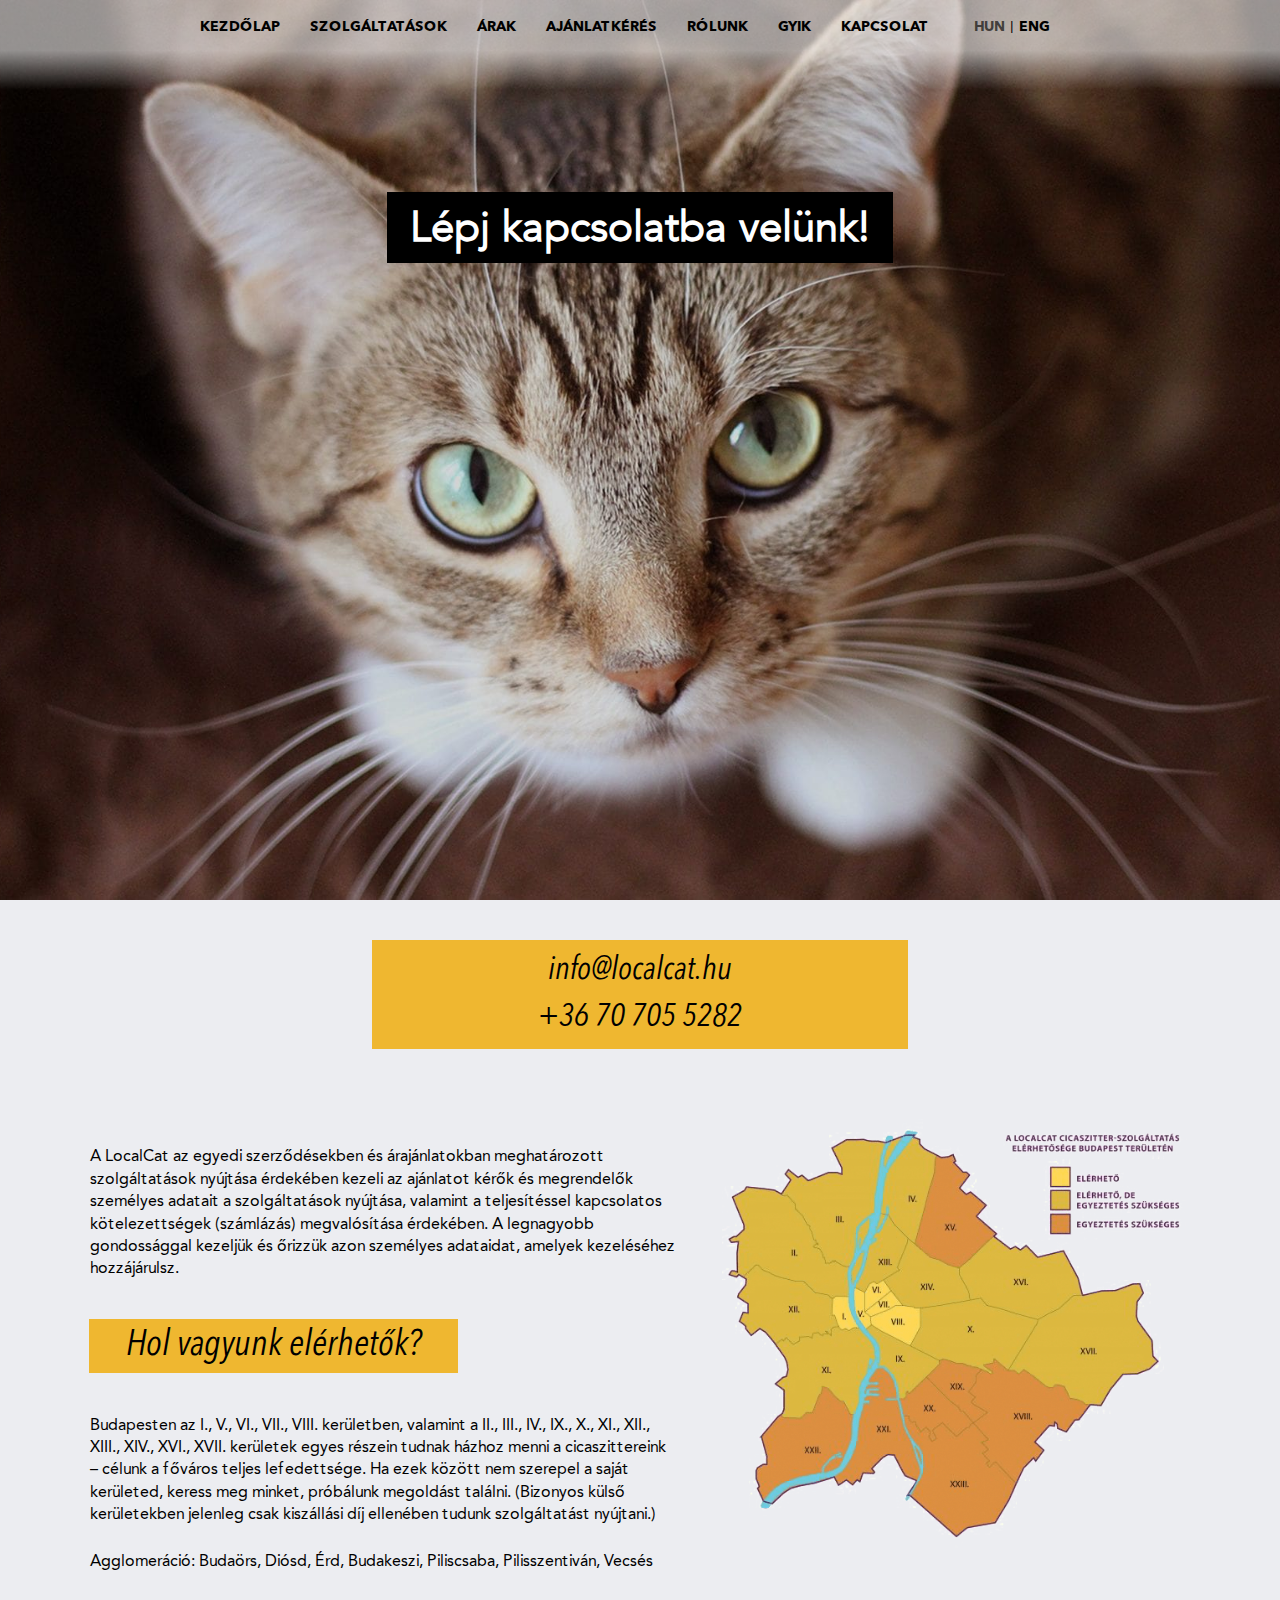
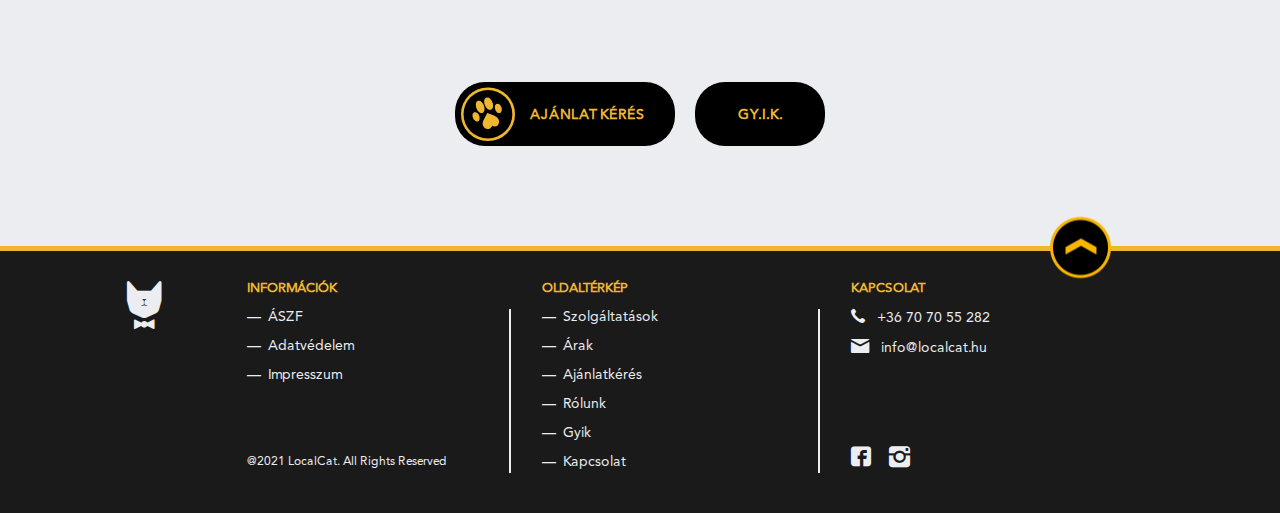
<file: kapcsolat.html>
<!DOCTYPE html>
<html lang="hu">
   <head>
      <meta charset="UTF-8">
      <meta http-equiv="X-UA-Compatible" content="IE=edge">
      <meta name="viewport" content="width=device-width, initial-scale=1.0">
      <title>Kapcsolat - Elérhetőségek - LocalCat</title>
      <meta name="description" content="A Kapcsolat oldalon azt is megtudhatod, hogy Budapest mely körzeteiben elérhető a LocalCat cicaszitter szolgáltatás." />
      <link rel="apple-touch-icon-precomposed" sizes="144x144" href="img/favicon/apple-touch-icon-144x144.png" />
      <link rel="apple-touch-icon-precomposed" sizes="152x152" href="img/favicon/apple-touch-icon-152x152.png" />
      <link rel="icon" type="image/png" href="img/favicon/favicon-32x32.png" sizes="32x32" />
      <link rel="icon" type="image/png" href="img/favicon/favicon-16x16.png" sizes="16x16" />
      <meta name="theme-color" content="#000000">
      <link rel="stylesheet" href="includes/stylesheet.css?v=2">
   </head>
   <body>
      <nav>
         <div class="mobile-menu">
            <div class="langselector"><a class="active-lang">HUN</a><br><a href="/home">ENG</a></div>
            <!--   <img src="img/logo-cat.png" alt="Ads interactive logó" class="main-mobile-logo">--> 
            <a href="/localcat/" class="main-mobile-logo"><i class="lcicon-localcat-cica"></i></a>
            <div class="menu-icon" onclick="openNav()">
               <div id="nav-icon1">
                  <span></span>
                  <span></span>
                  <span></span>
               </div>
            </div>
         </div>
         <div id="mySidenav" class="sidenav">
            <a href="/localcat/szolgaltatasok.html" class="animated navlink noselect">Szolgáltatások</a>
            <a href="/localcat/arak.html" class="animated-2 navlink">Árak</a>          
            <a href="#" class="animated-3 navlink">Ajánlatkérés</a>
            <a href="/localcat/rolunk.html" class="animated-4 navlink">Rólunk</a>
            <a href="/localcat/gyik.html" class="animated-5 navlink">Gyik</a>
            <a href="/localcat/kapcsolat.html" class="animated-6 navlink">Kapcsolat</a>
         </div>
      </nav>
      <div class="gradient-lighter"></div>
      <div class="hero pad contactpoz">
         <nav>
            <div class="pc-menu">
               <a href="/localcat/">Kezdőlap</a>
               <a href="/localcat/szolgaltatasok.html">Szolgáltatások</a>
               <a href="/localcat/arak.html">Árak</a>
               <a href="#">Ajánlatkérés</a>
               <a href="/localcat/rolunk.html">Rólunk</a>
               <a href="/localcat/gyik.html">Gyik</a>
               <a href="/localcat/kapcsolat.html" style="margin-right:45px;">Kapcsolat</a>
               <a href="#" class="active-lang" style="margin-right:5px;">Hun</a>|
               <a href="#" style="margin-left:5px;">Eng</a>
            </div>
         </nav>
         <h1 class="main-title"> 
            <span>
            Lépj kapcsolatba velünk!
            </span>
         </h1>
      </div>
      <div class="contactinfo">
         <a href="mailto:info@localcat.hu" class="contact-mail"><i class="lcicon-email"></i> info@localcat.hu</a>
         <a href="tel:+36707055282" class="contact-tel"><i class="lcicon-telefon"></i> +36 70 705 5282</a>
      </div>
      <div class="da-mobile-line"></div>
      <div class="longtextblock longcontacttextblock">
         <div class="gentextbox contacttextbox" style="padding-bottom:0;">
            <p>A LocalCat az egyedi szerződésekben és árajánlatokban meghatározott szolgáltatások nyújtása érdekében kezeli az ajánlatot kérők és megrendelők személyes adatait a szolgáltatások nyújtása, valamint a teljesítéssel kapcsolatos kötelezettségek (számlázás) megvalósítása érdekében. A legnagyobb gondossággal kezeljük és őrizzük azon személyes adataidat, amelyek kezeléséhez hozzájárulsz.</p>
            <h2 class="yellow longyellow mobyelo"><span>Hol vagyunk elérhetők?</span></h2>
            <h2 class="yellow notmobyelo"><span>Hol vagyunk elérhetők?</span></h2>
            <p>Budapesten az I., V., VI., VII., VIII. kerületben, valamint a II., III., IV., IX., X., XI., XII., XIII., XIV., XVI., XVII. kerületek egyes részein tudnak házhoz menni a cicaszittereink – célunk a főváros teljes lefedettsége. Ha ezek között nem szerepel a saját kerületed, keress meg minket, próbálunk megoldást találni. (Bizonyos külső kerületekben jelenleg csak kiszállási díj ellenében tudunk szolgáltatást nyújtani.)</p>
            <p>Agglomeráció: Budaörs, Diósd, Érd, Budakeszi, Piliscsaba, Pilisszentiván, Vecsés</p>
         </div>
         <img src="img/terkep.png" alt="szolgáltatás térkép" class="map-pic"></img>
      </div>
      <div class="da-mobile-line mobile-bottom-line contact-line-mob"></div>
      <div class="buttonholderfortwo" style="padding-bottom:40px;">
         <a href="/megrendeles" class="order-href"><i class="lcicon-megrendelem-mancs-korben"></i>AJÁNLATKÉRÉS</a>
         <a href="/localcat/gyik.html" class="order-href faqhref">GY.I.K.</a>
      </div>
      <div class="yellowline-bottom">
         <a href="#top" class="top"><img src="img/up.png" alt="irány az oldal teteje"></img></a>
      </div>
      <footer>
         <div class="footermobile">
            <div class="footertop">
               <a href="https://www.instagram.com/localcatbudapest/" class="iconhrefone"><i class="lcicon-instagram"></i></a>
               <a href="/" class="iconhreftwo"><i class="lcicon-localcat-cica"></i></a>
               <a href="https://hu-hu.facebook.com/localcatbudapest/" class="iconhrefthree"><i class="lcicon-facebook"></i></a>
            </div>
            <div class="footermiddle">
               <div class="footermiddleline"></div>
               <div class="fone">
                  <p class="ftext">INFORMÁCIÓK</p>
                  <a href=""><span class="dalinelight">—</span>  ÁSZF</a><a href=""><span class="dalinelight">—</span>  Adatvédelem</a><a href=""><span class="dalinelight">—</span> Impresszum</a>
               </div>
               <div class="ftwo">
                  <p class="ftext">OLDALTÉRKÉP</p>
                  <a href="/szolgaltatasok"><span class="dalinelight">—</span> Szolgáltatások</a><br>
                  <a href="/arak"><span class="dalinelight">—</span> Árak</a><br>
                  <a href="/ajanlatkeres.html"><span class="dalinelight">—</span> Ajánlatkérés</a><br>
                  <a href="/rolunk.html"><span class="dalinelight">—</span> Rólunk</a><br>
                  <a href="/localcat/gyik.html"><span class="dalinelight">—</span> Gyik</a><br>
                  <a href="/localcat/kapcsolat.html"><span class="dalinelight">—</span> Kapcsolat</a>
               </div>
            </div>
            <div class="footerbottom">
               <p class="ftext">KAPCSOLAT</p>
               <a href="tel:+36707055282" title="Tel LocalCat Budapest"><i class="lcicon-telefon"></i> +36 70 70 55 282</a>
               <a href="mailto:info@localcat.hu?subject=Email%20a%20LocalCat-nek"><i class="lcicon-email"></i> info@localcat.hu</a>
            </div>
         </div>
         <p class="last">@2021 LocalCat. All Rights Reserved</p>
         <div class="footerpc">
            <div class="onepc">
               <a href="/" class="iconhrefzero"><i class="lcicon-localcat-cica"></i></a>
               <p class="ftext">INFORMÁCIÓK</p>
               <a href=""><span class="dalinelight">—</span>  ÁSZF</a><a href=""><span class="dalinelight">—</span>  Adatvédelem</a><a href=""><span class="dalinelight">—</span> Impresszum</a>
               <p class="lastpc">@2021 LocalCat. All Rights Reserved</p>
            </div>
            <div class="twopc">
               <div class="borderleft"></div>
               <p class="ftext">OLDALTÉRKÉP</p>
               <a href="/szolgaltatasok"><span class="dalinelight">—</span> Szolgáltatások</a>
               <a href="/arak"><span class="dalinelight">—</span> Árak</a>
               <a href="/ajanlatkeres.html"><span class="dalinelight">—</span> Ajánlatkérés</a>
               <a href="/rolunk.html"><span class="dalinelight">—</span> Rólunk</a>
               <a href="/localcat/gyik.html"><span class="dalinelight">—</span> Gyik</a>
               <a href="/localcat/kapcsolat.html"><span class="dalinelight">—</span> Kapcsolat</a>
            </div>
            <div class="threepc">
               <div class="borderleft"></div>
               <p class="ftext">KAPCSOLAT</p>
               <a href="tel:+36707055282" title="Tel LocalCat Budapest"><i class="lcicon-telefon"></i> +36 70 70 55 282</a>
               <a href="mailto:info@localcat.hu?subject=Email%20a%20LocalCat-nek"><i class="lcicon-email"></i> info@localcat.hu</a>
               <div class="social">
                  <a href="https://hu-hu.facebook.com/localcatbudapest/" class="iconhrefthree"><i class="lcicon-facebook"></i></a>
                  <a href="https://www.instagram.com/localcatbudapest/" class="iconhrefone"><i class="lcicon-instagram"></i></a>
               </div>
            </div>
         </div>
         <div class="marginbottom"></div>
         </div>
      </footer>
      <script>
         function openNav() {
            const navLinks = document.querySelectorAll('.navlink');
            const navIcon = document.querySelector("#nav-icon1");
            const mySidenav = document.querySelector("#mySidenav");
            navIcon.classList.toggle("open");
            mySidenav.classList.toggle("open-sidemenu");
            navLinks.forEach(element => {
                element.classList.toggle('fadeInDown')
            });
         }
         
         function closeNav() {
            const navLinks = document.querySelectorAll('.navlink');
            const navIcon = document.querySelector("#nav-icon1");
            const mySidenav = document.querySelector("#mySidenav");
            navIcon.classList.remove("open");
            mySidenav.classList.remove("open-sidemenu");
            navLinks.forEach(element => {
                element.classList.remove('fadeInDown')
            });
         }
         
      </script>
   </body>
</html>
</file>
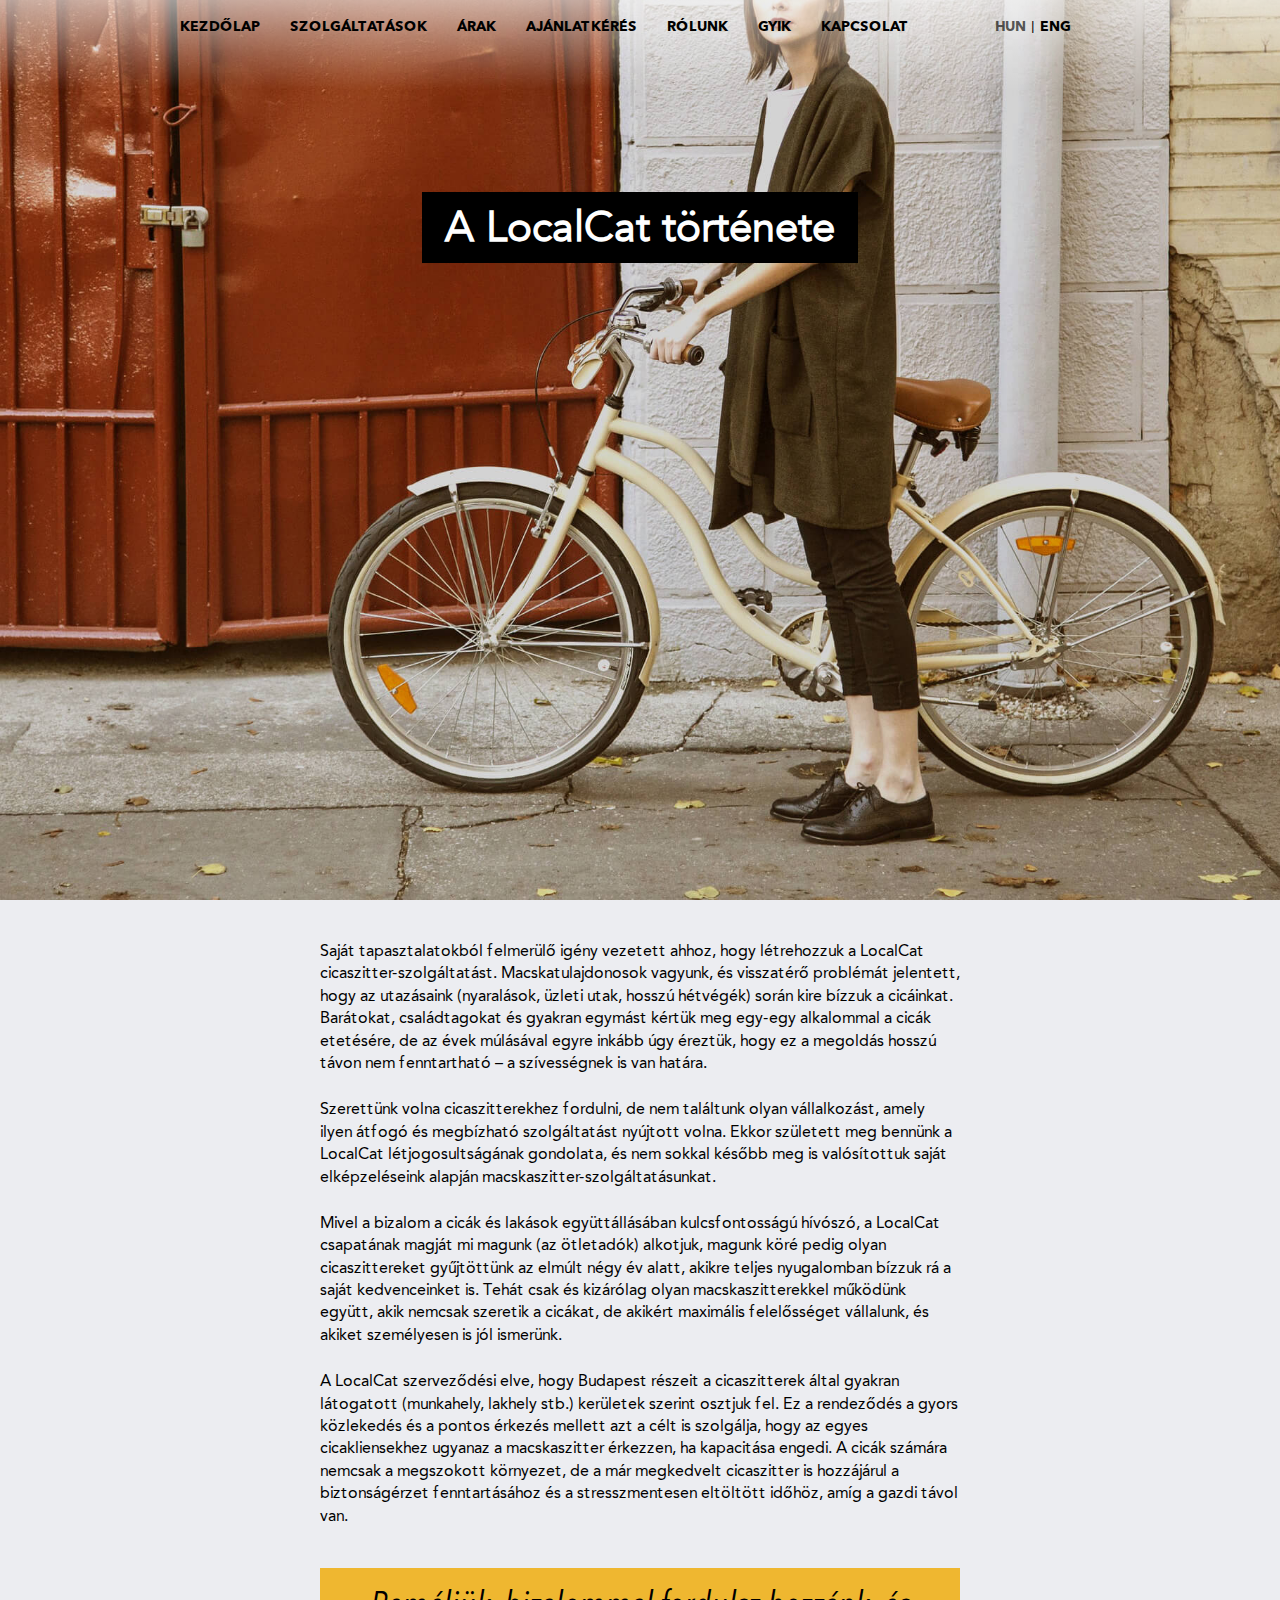
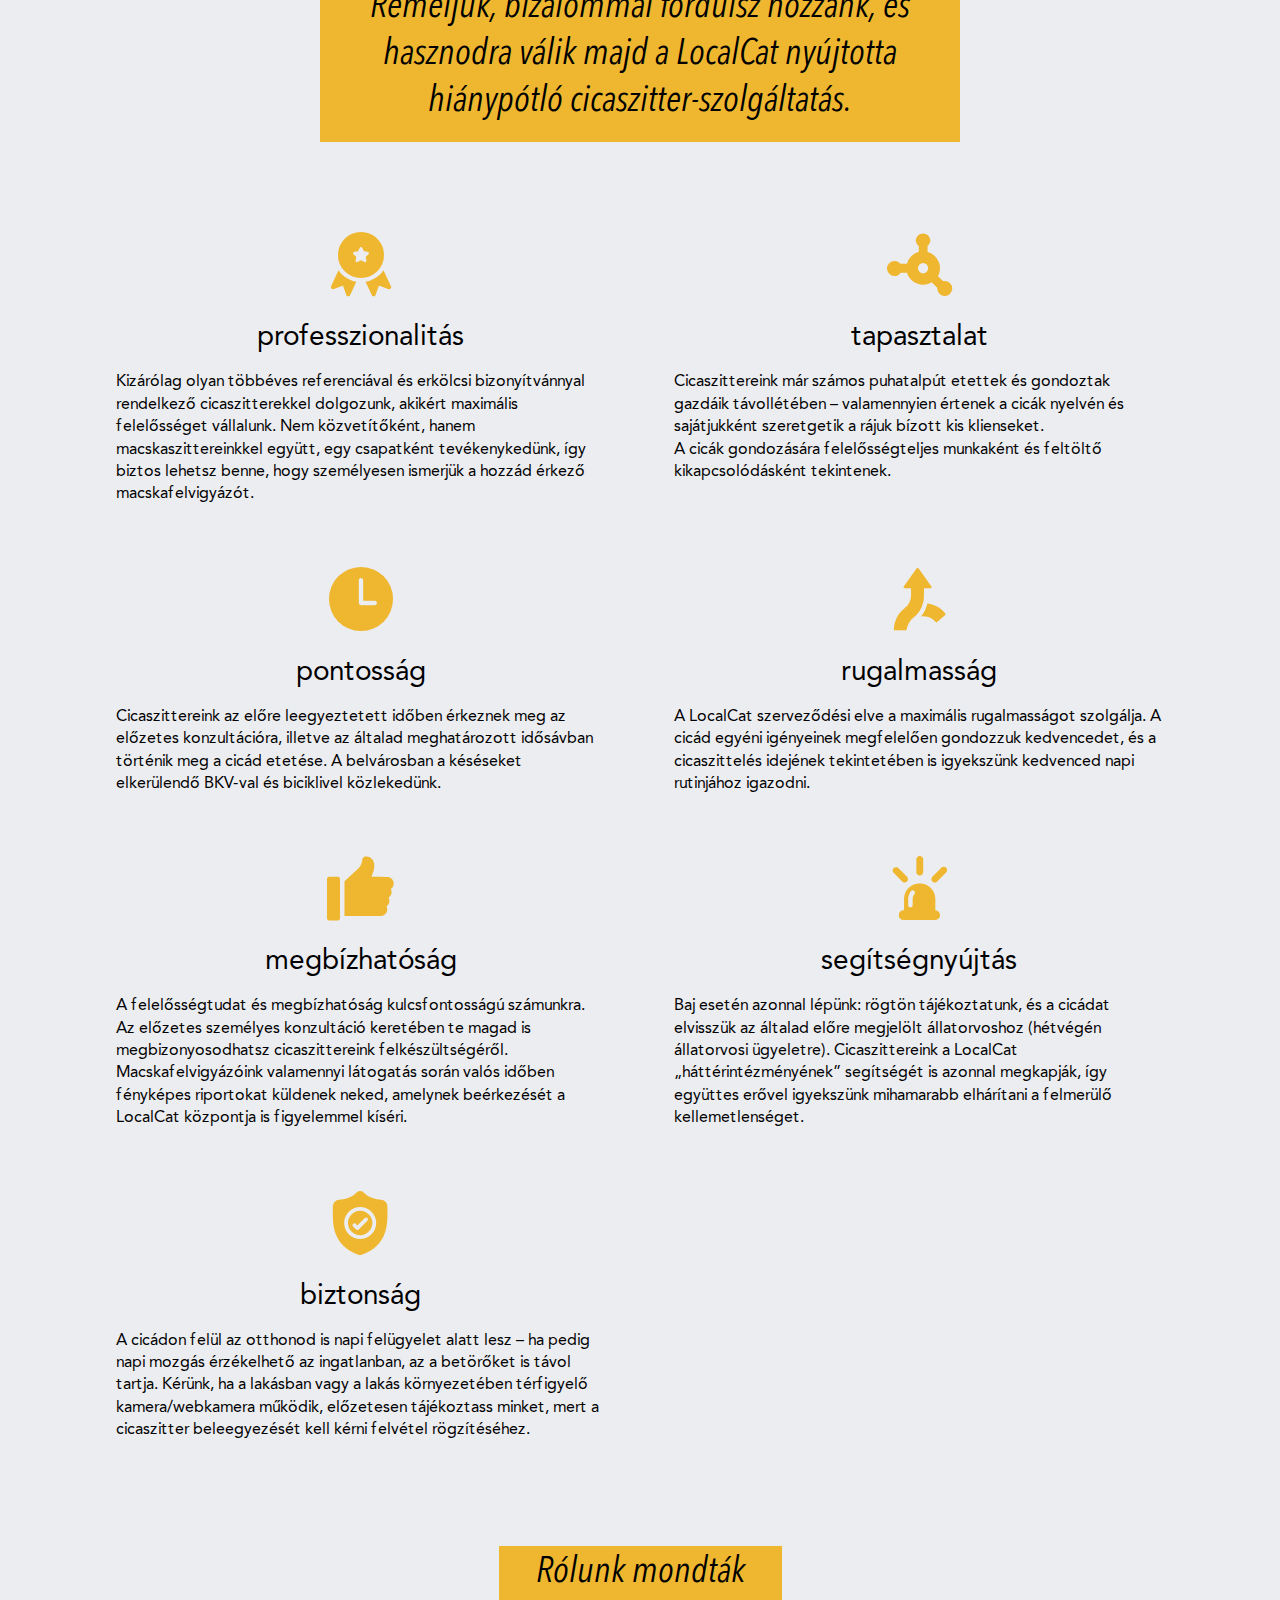
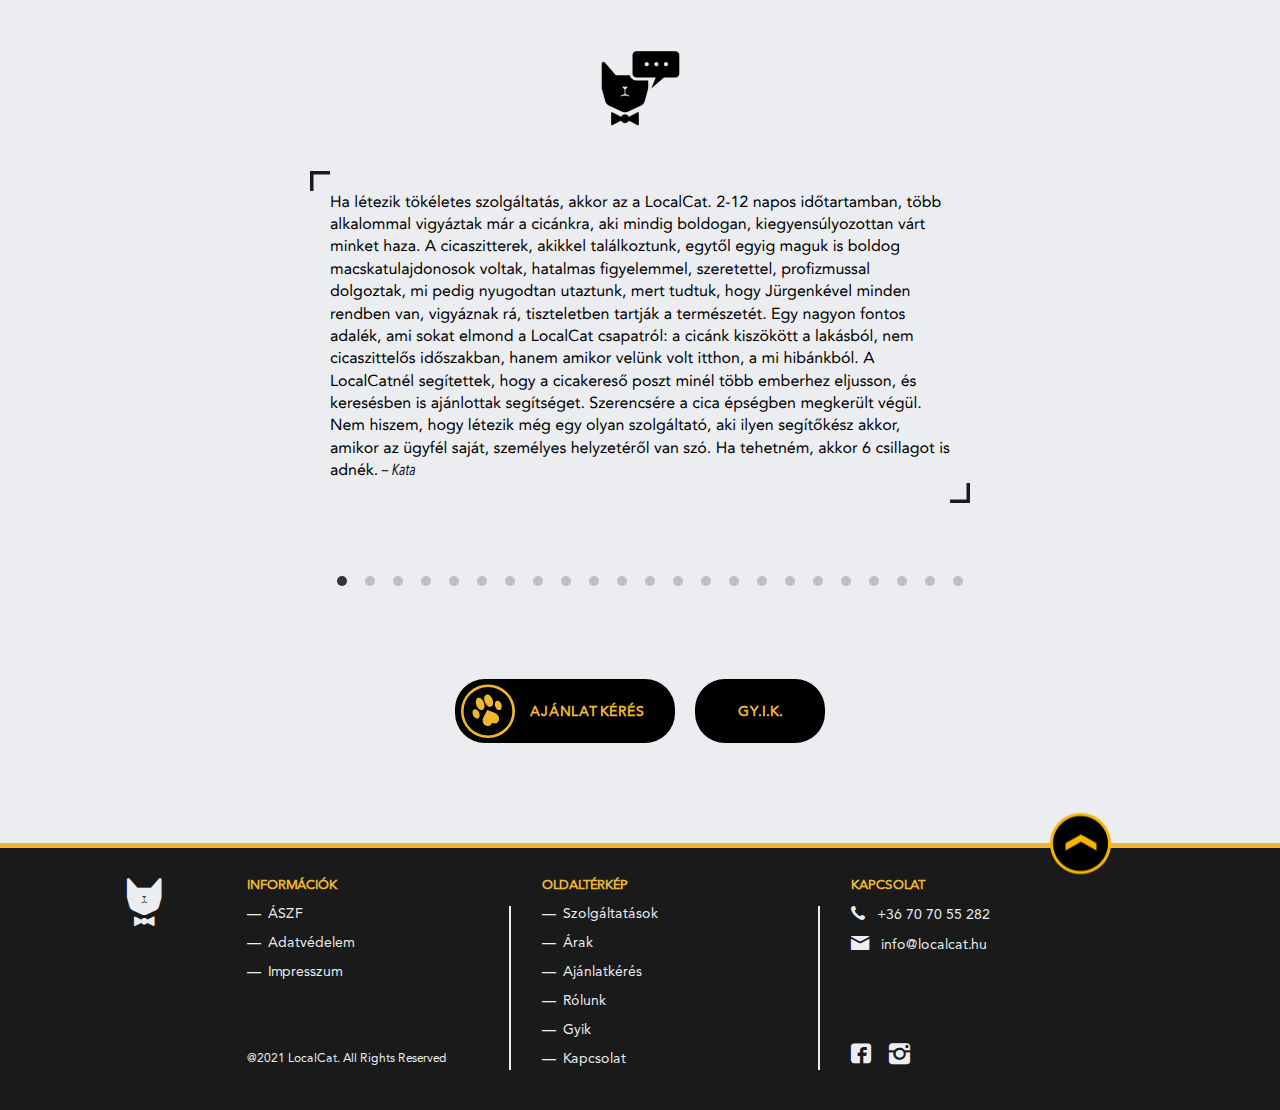
<file: rolunk.html>
<!DOCTYPE html>
<html lang="hu">
   <head>
      <meta charset="UTF-8">
      <meta http-equiv="X-UA-Compatible" content="IE=edge">
      <meta name="viewport" content="width=device-width, initial-scale=1.0">
      <title>Rólunk - A LocalCat története</title>
      <meta name="description" content="Saját tapasztalatokból felmerülő igény vezetett ahhoz, hogy létrehozzuk a LocalCat cicaszitter-szolgáltatást. Ismerkedj meg velünk!" />
      <link rel="apple-touch-icon-precomposed" sizes="144x144" href="img/favicon/apple-touch-icon-144x144.png" />
      <link rel="apple-touch-icon-precomposed" sizes="152x152" href="img/favicon/apple-touch-icon-152x152.png" />
      <link rel="icon" type="image/png" href="img/favicon/favicon-32x32.png" sizes="32x32" />
      <link rel="icon" type="image/png" href="img/favicon/favicon-16x16.png" sizes="16x16" />
      <meta name="theme-color" content="#000000">
      <link rel="stylesheet" href="includes/flickity.min.css?22" media="screen">
      <link rel="stylesheet" href="includes/stylesheet.css?v=3">
      <style>
         /* flickity on by default */
         .carousel:after {
         content: '';
         }
         .carousel-cell {
         margin-bottom:47px;
         }
         .carousel-cell blockquote {
         background:
         linear-gradient(to right, var(--buttonblack) 4px, transparent 4px) 0% 0%,
         linear-gradient(to bottom, var(--buttonblack) 4px, transparent 4px) 0% 0%,
         linear-gradient(to left, var(--buttonblack) 4px, transparent 4px) 100% 100%,
         linear-gradient(to top, var(--buttonblack) 4px, transparent 4px) 100% 100%;
         background-repeat: no-repeat;
         background-size: 20px 20px;
         }
         .notmobilecell {display:none;}
         .showed {display:block;}
         .showmemore {
         margin:auto;
         background: none;
         color: inherit;
         border: none;
         padding: 0;
         position:absolute;
         top:-70px;
         left:50%;
         padding-top:10px;
         padding-bottom:10px;
         padding-right: 26px;    
         width:294px;
         transform: translateX(-50%);
         font: inherit;
         cursor: pointer;
         outline: inherit;
         font-weight:bold;
         font-family: var(--book);
         }
         .showmemore:after {
         content: "";
         border: 8px solid transparent;
         border-top-color: rgba(102, 102, 102, 0.5);
         position: absolute;
         top: 50%;
         right: 20px;
         margin-top: -4px;
         transform: rotate(0deg);
         transition: transform 0.3s, color 0.4s;
         transform-origin: 50% 20%;
         }
         .abbuholder {position:relative;}
         .nonebutton {display:none;}
         .showed:last-of-type {
         margin-bottom:0;
         }
         @media screen and ( min-width: 768px ) {
            blockquote {
         text-rendering: optimizeLegibility;text-rendering: geometricPrecision;font-smooth: always;font-smoothing: antialiased;-moz-font-smoothing: antialiased;-webkit-font-smoothing: antialiased;-webkit-font-smoothing: subpixel-antialiased;}    
         .showmemore {display:none;}
         /* disable Flickity for large devices */
         .carousel:after {
         content: 'flickity';
         display: none;
         }
         .notmobilecell {display:block;}
         .wearemobile {display:none;}
         .carousel-cell   {margin-bottom:40px;}
         .carousel-cell.is-selected blockquote {
         background:
         linear-gradient(to right, var(--buttonblack) 3px, transparent 4px) 0% 0%,
         linear-gradient(to bottom, var(--buttonblack) 3px, transparent 4px) 0% 0%,
         linear-gradient(to left, var(--buttonblack) 3px, transparent 4px) 100% 100%,
         linear-gradient(to top, var(--buttonblack) 3px, transparent 4px) 100% 100%;
         background-repeat: no-repeat;
         background-size: 20px 20px;
         }
         .carousel-cell blockquote {
         background:
         linear-gradient(to right, var(--buttonblack) 0px, transparent 4px) 0% 0%,
         linear-gradient(to bottom, var(--buttonblack) 0px, transparent 4px) 0% 0%,
         linear-gradient(to left, var(--buttonblack) 0px, transparent 4px) 100% 100%,
         linear-gradient(to top, var(--buttonblack) 0px, transparent 4px) 100% 100%;
         background-repeat: no-repeat;
         background-size: 20px 20px;
         }
         @-moz-document url-prefix() {
         .flickity-slider {
         transform: none !important;
         }
         .carousel-cell {
         left: 0 !important;
         opacity: 0;
         transition: opacity 0.3s ease-in-out;
         z-index: -1;
         }
         .carousel-cell.is-selected {
         opacity: 1;
         z-index: 0
         }
         }
         }
         .carousel.is-expanded .carousel-cell:before {
         line-height: 400px;
         }
      </style>
   </head>
   <body>
      <nav>
         <div class="mobile-menu">
            <div class="langselector"><a class="active-lang">HUN</a><br><a href="/home">ENG</a></div>
            <!--   <img src="img/logo-cat.png" alt="Ads interactive logó" class="main-mobile-logo">--> 
            <a href="/localcat/" class="main-mobile-logo"><i class="lcicon-localcat-cica"></i></a>
            <div class="menu-icon" onclick="openNav()">
               <div id="nav-icon1">
                  <span></span>
                  <span></span>
                  <span></span>
               </div>
            </div>
         </div>
         <div id="mySidenav" class="sidenav">
            <a href="/localcat/szolgaltatasok.html" class="animated navlink noselect">Szolgáltatások</a>
            <a href="/localcat/arak.html" class="animated-2 navlink">Árak</a>          
            <a href="#" class="animated-3 navlink">Ajánlatkérés</a>
            <a href="/localcat/rolunk.html" class="animated-4 navlink">Rólunk</a>
            <a href="/localcat/gyik.html" class="animated-5 navlink">Gyik</a>
            <a href="/localcat/kapcsolat.html" class="animated-6 navlink">Kapcsolat</a>
         </div>
      </nav>
      <div class="gradient"></div>
      <div class="hero pad aboutpoz">
         <nav>
            <div class="pc-menu">
               <a href="/localcat/">Kezdőlap</a>
               <a href="/localcat/szolgaltatasok.html">Szolgáltatások</a>
               <a href="/localcat/arak.html">Árak</a>
               <a href="#">Ajánlatkérés</a>
               <a href="/localcat/rolunk.html">Rólunk</a>
               <a href="/localcat/gyik.html">Gyik</a>
               <a href="/localcat/kapcsolat.html" style="margin-right:45px;" class="contactlink">Kapcsolat</a>
               <a href="#" class="active-lang" style="margin-right:5px;">Hun</a>|
               <a href="#" style="margin-left:5px;">Eng</a>
            </div>
         </nav>
         <h1 class="main-title specmain"> 
            <span>
            A LocalCat története
            </span>
         </h1>
      </div>
      <div class="main">
         <!--<a href="/megrendeles" class="order-href second-order gvuitwo"><i class="lcicon-megrendelem-mancs-korben"></i>AJÁNLATKÉRÉS</a>-->
         <div class="gentextbox aboutgentext">
            <p>Saját tapasztalatokból felmerülő igény vezetett ahhoz, hogy létrehozzuk a LocalCat cicaszitter-szolgáltatást. Macskatulajdonosok vagyunk, és visszatérő problémát jelentett, hogy az utazásaink (nyaralások, üzleti utak, hosszú hétvégék) során kire bízzuk a cicáinkat. Barátokat, családtagokat és gyakran egymást kértük meg egy-egy alkalommal a cicák etetésére, de az évek múlásával egyre inkább úgy éreztük, hogy ez a megoldás hosszú távon nem fenntartható – a szívességnek is van határa. </p>
            <p>Szerettünk volna cicaszitterekhez fordulni, de nem találtunk olyan vállalkozást, amely ilyen átfogó és megbízható szolgáltatást nyújtott volna. Ekkor született meg bennünk a LocalCat létjogosultságának gondolata, és nem sokkal később meg is valósítottuk saját elképzeléseink alapján macskaszitter-szolgáltatásunkat.</p>
            <p>Mivel a bizalom a cicák és lakások együttállásában kulcsfontosságú hívószó, a LocalCat csapatának magját mi magunk (az ötletadók) alkotjuk, magunk köré pedig olyan cicaszittereket gyűjtöttünk az elmúlt négy év alatt, akikre teljes nyugalomban bízzuk rá a saját kedvenceinket is. Tehát csak és kizárólag olyan macskaszitterekkel működünk együtt, akik nemcsak szeretik a cicákat, de akikért maximális felelősséget vállalunk, és akiket személyesen is jól ismerünk.</p>
            <p>A LocalCat szerveződési elve, hogy Budapest részeit a cicaszitterek által gyakran látogatott (munkahely, lakhely stb.) kerületek szerint osztjuk fel. Ez a rendeződés a gyors közlekedés és a pontos érkezés mellett azt a célt is szolgálja, hogy az egyes cicakliensekhez ugyanaz a macskaszitter érkezzen, ha kapacitása engedi. A cicák számára nemcsak a megszokott környezet, de a már megkedvelt cicaszitter is hozzájárul a biztonságérzet fenntartásához és a stresszmentesen eltöltött időhöz, amíg a gazdi távol van.</p>
            <h2 class="yellow longyellow aboutyellow">Reméljük, bizalommal fordulsz hozzánk, és hasznodra válik majd a LocalCat nyújtotta hiánypótló cicaszitter-szolgáltatás.</h2>
         </div>
         <div class="yellowiconcontainer">
            <div class="iconcard">
               <i class="lcicon-professzonialitas"></i>
               <h3 class="icontitle">professzionalitás</h3>
               <p>Kizárólag olyan többéves referenciával és erkölcsi bizonyítvánnyal rendelkező cicaszitterekkel dolgozunk, akikért maximális felelősséget vállalunk. Nem közvetítőként, hanem macskaszittereinkkel együtt, egy csapatként tevékenykedünk, így biztos lehetsz benne, hogy személyesen ismerjük a hozzád érkező macskafelvigyázót.</p>
            </div>
            <div class="iconcard">
               <i class="lcicon-tapasztalat"></i>
               <h3 class="icontitle">tapasztalat</h3>
               <p>Cicaszittereink már számos puhatalpút etettek és gondoztak gazdáik távollétében – valamennyien értenek a cicák nyelvén és sajátjukként szeretgetik a rájuk bízott kis klienseket.
                  <br>A cicák gondozására felelősségteljes munkaként és feltöltő kikapcsolódásként tekintenek.
               </p>
            </div>
            <div class="iconcard">
               <i class="lcicon-pontossag"></i>
               <h3 class="icontitle">pontosság</h3>
               <p>Cicaszittereink az előre leegyeztetett időben érkeznek meg az előzetes konzultációra, illetve az általad meghatározott idősávban történik meg a cicád etetése. A belvárosban a késéseket elkerülendő BKV-val és biciklivel közlekedünk.</p>
            </div>
            <div class="iconcard">
               <i class="lcicon-rugalmassag"></i>
               <h3 class="icontitle">rugalmasság</h3>
               <p>A LocalCat szerveződési elve a maximális rugalmasságot szolgálja. A cicád egyéni igényeinek megfelelően gondozzuk kedvencedet, és a cicaszittelés idejének tekintetében is igyekszünk kedvenced napi rutinjához igazodni.</p>
            </div>
            <div class="iconcard">
               <i class="lcicon-megbizhatosag"></i>
               <h3 class="icontitle">megbízhatóság</h3>
               <p>A felelősségtudat és megbízhatóság kulcsfontosságú számunkra. Az előzetes személyes konzultáció keretében te magad is megbizonyosodhatsz cicaszittereink felkészültségéről.
                  Macskafelvigyázóink valamennyi látogatás során valós időben fényképes riportokat küldenek neked, amelynek beérkezését a LocalCat központja is figyelemmel kíséri.
               </p>
            </div>
            <div class="iconcard">
               <i class="lcicon-segitsegnyujtas"></i>
               <h3 class="icontitle">segítségnyújtás</h3>
               <p>Baj esetén azonnal lépünk: rögtön tájékoztatunk, és a cicádat elvisszük az általad előre megjelölt állatorvoshoz (hétvégén állatorvosi ügyeletre). Cicaszittereink a LocalCat „háttérintézményének” segítségét is azonnal megkapják, így együttes erővel igyekszünk mihamarabb elhárítani a felmerülő kellemetlenséget.
               </p>
            </div>
            <div class="iconcard">
               <i class="lcicon-biztonsag"></i>
               <h3 class="icontitle">biztonság</h3>
               <p>A cicádon felül az otthonod is napi felügyelet alatt lesz – ha pedig napi mozgás érzékelhető az ingatlanban, az a betörőket is távol tartja. Kérünk, ha a lakásban vagy a lakás környezetében térfigyelő kamera/webkamera működik, előzetesen tájékoztass minket, mert a cicaszitter beleegyezését kell kérni felvétel rögzítéséhez.
               </p>
            </div>
         </div>
         <h2 class="yellow quotetop"><span>Rólunk mondták</span></h2>
         <img src="img/rolunk-mondtak-85x85.png" alt="Rólonk mondták ikon" class="quote-cat"></img>
         <div class="carousel-outer-container carousel-container">
            <div class="carousel c-container" data-flickity='{ "wrapAround": true, "cellSelector": ".carousel-cell", "adaptiveHeight": true, "watchCSS": true }'>
               <div class="carousel-cell">
                  <blockquote class="quote">Ha létezik tökéletes szolgáltatás, akkor az a LocalCat. 2-12 napos időtartamban, több alkalommal vigyáztak már a cicánkra, aki mindig boldogan, kiegyensúlyozottan várt minket haza. A cicaszitterek, akikkel találkoztunk, egytől egyig maguk is boldog macskatulajdonosok voltak, hatalmas figyelemmel, szeretettel, profizmussal dolgoztak, mi pedig nyugodtan utaztunk, mert tudtuk, hogy Jürgenkével minden rendben van, vigyáznak rá, tiszteletben tartják a természetét. Egy nagyon fontos adalék, ami sokat elmond a LocalCat csapatról: a cicánk kiszökött a lakásból, nem cicaszittelős időszakban, hanem amikor velünk volt itthon, a mi hibánkból. A LocalCatnél segítettek, hogy a cicakereső poszt minél több emberhez eljusson, és keresésben is ajánlottak segítséget. Szerencsére a cica épségben megkerült végül. Nem hiszem, hogy létezik még egy olyan szolgáltató, aki ilyen segítőkész akkor, amikor az ügyfél saját, személyes helyzetéről van szó. Ha tehetném, akkor 6 csillagot is adnék.<cite> — Kata</cite></blockquote>
               </div>
               <div class="carousel-cell">
                  <blockquote class="quote">“Már előző alkalommal is csak szuperlatívuszokban tudtunk beszélni a szolgáltatásról és az azt nyújtó szitterekről, ám kiderült, hogy még a felsőfok is fokozható. Időközben ugyanis az egyik kandúrunk inzulininjekciókra szoruló cukorbeteg lett, öreg és félős társa pedig még bizalmatlanabbá vált. Erika azonban csodát tett: az öregúr halálosan beleszeretett a "pótmamájába", miközben a diabéteszes cicánk is szakszerű kezelésben, no meg sok kényeztetésben részesült. Amit kaptunk, az nem csupán kifogástalan szolgáltatás, hanem megfizethetetlen segítség. Mindent nagyon köszönünk!.<cite> — Kati és Rudolf</cite></blockquote>
               </div>
               <div class="carousel-cell">
                  <blockquote class="quote"> 
                     "Nagyon elégedett voltam, mind a szervezéssel, mind a cicafelügyelettel. Rugalmas, profi és empatikus csapat, a cicák barátai, ami nekem nagyon fontos volt. Bogi, a cicaszitterünk nagyon kedves, lelkiismeretes volt és egy igazi cicasuttogó. Először hagytam egyedül a cicámat, jó volt tudni, hogy jó kezekben van, Bogi a megbeszélt időben jött, nagyon szépen gondoskodott Zorróról, játszott vele, az egyébként kicsit harapós cicám hagyta magát simogatni, ami engem is meglepett. Nagyon vártam a napi riportokat, jó volt látni a fotókon a "mosolygós" cicámat. Mindenkinek ajánlom a LocalCat-ot."<cite> — Andrea</cite>
                  </blockquote>
               </div>
               <div class="carousel-cell">
                  <blockquote class="quote">"Aranyosak, ügyesek, megbízhatóak.... nagyszerűek! Cicáinkat nyaralásunk végén gömbölyűbben és boldogabban láttuk viszont, mintha velünk lettek volna. És hogy minden nap fotókkal illusztrált levelet kaptunk róluk, az nem csak affelől nyugtatott meg, hogy a macsekok nem kóboroltak el, hanem azt is jó volt tudni, hogy a házunk környékén is minden rendben van. Köszi hát nagyon munkátokat, abszolút hiánypótló szolgáltatást találtatok ki. Nagyon sok sikert a jövőre!!!"
                     <cite> — Zoltán</cite>
                  </blockquote>
               </div>
               <div class="carousel-cell">
                  <blockquote class="quote">"Abszolút megérte, máskor is igénybe fogjuk venni a szolgáltatást. Mindennap kétszer kaptunk képeket a cicákról és teljes biztonságban tudhattuk őket. Bogi nem csak ellátta őket, hanem rengeteget foglalkozott is velük, így minden a megszokott kerékvágásban ment számukra a távollétünkben is."
                     <cite> — Bianka</cite>
                  </blockquote>
               </div>
               <div class="carousel-cell">
                  <blockquote class="quote">"Fantasztikusan profi szolgáltatást kapunk!!! Nagyon köszönjük!!! Csak ajánlani tudom mindenkinek szívből!!! És a fotók, amiket kaptunk tőlük a nyaralás alatt, megérdemelnének néhány díjat egy fotókiállításon!!!"
                     <cite> — Ildikó</cite>
                  </blockquote>
               </div>
               <div class="carousel-cell">
                  <blockquote class="quote">"Minden nagyon profin zajlott. Köszönet a sok kedvességért, a napi folytatásos beszámolóért, a szuper képekért Sziminek, máskor is biztosan kérünk tőletek segítséget! Pluszban a virágaim is csodásak maradtak! Mangó cica nagyon élvezte!"
                     <cite> — Gabriella</cite>
                  </blockquote>
               </div>
               <div class="carousel-cell">
                  <blockquote class="quote">"Gyors válasz, odafigyelés, megbízhatóság és kedvesség amit kaptunk a cicámmal együtt. Biztosan fogok még segítséget kérni tőletek a jövőben.<br><br>
                     ️	😊 Köszönjük! Zsuzsi és Mirci cica"
                     <cite> — Zsuzsi</cite>
                  </blockquote>
               </div>
               <div class="carousel-cell notmobilecell">
                  <blockquote class="quote">"Nagyon elégedett vagyok a szolgáltatással, nagyon cicaszerető, gondos csapat. 9 napos gondoskodást vettem igénybe két cicámnak, 18 és 12 évesek, tehát nem éppen fiatalok, igen szeretet igényesek. Hazatéréskor, két teljesen kiegyensúlyozott cicát találtam, mintha el sem utaztam volna. Hála Gabriellának, aki teljes bevetéssel szeretgette őket. Nagyon köszönöm Neki! Mindenkinek ajánlom a szolgáltatást, nagyon boldog vagyok, hogy léteznek!"
                     <cite> — Ildikó</cite>
                  </blockquote>
               </div>
               <div class="carousel-cell notmobilecell">
                  <blockquote class="quote">"Nagyon megbízható, gondos csapat. Fél éves perzsa cicámnak kellett pár napra felügyelet egy családi program miatt. Alapvetően barátságos cica, de sose bíztam még más gondjaira, ezért aggódtam, hogy fog reagálni. Teljesen jól vette a helyzetet, és ez nagyban köszönhető volt Ottinak, a cicaszitternek is, aki minden kérésre, igényre ügyelve maximálisan ellátta őt. Egy vidám szőrgombóc várt vissza, aki azonnal játszani akart, se sértődés, se nyávogás 🧶 🐈.  Biztos, hogy fogok még hozzájuk fordulni, mert megbízhatóak és rugalmasak. Rendszeresen kaptam helyzet jelentést minden látogatásról, a felmerülő kis malőröket Otti jól kezelte. Szívesen ajánlom más cica gazdiknak is."
                     <cite> — Zsuzsanna</cite>
                  </blockquote>
               </div>
               <div class="carousel-cell notmobilecell">
                  <blockquote class="quote"> 
                     "Nagyon örülök hogy rátok találtam és hogy Kata gondját viselte a két cicámnak amíg távol voltam! Jól estek a napi üzenetek és képek! Az ajándékba kapott kis egér pedig teli találat volt nekik! 😊 Még egyszer köszönöm!"
                     <cite> — Anna</cite>
                  </blockquote>
               </div>
               <div class="carousel-cell notmobilecell">
                  <blockquote class="quote">"Maximálisan csak ajánlani tudom őket. Mi most először vettünk igénybe ilyen szolgáltatást 2 cicánk mellé, és ráadásul nehezített terepen, mert az egyik cicánk cukorbeteg. Gabò napi kétszer jött és adta be az inzulint, gondoskodott cicáinkròl maximális odaadással és szeretettel. Mi is és cicáink is elégedettek voltak. Biztos, hogy a jövőben még igénybe fogjuk venni szolgáltatásaikat. Így végre nyugodtan fogunk tudni utazni, mert tudjuk, hogy jó és hozzáértő kezekben lesznek a cicagyerekeink. <br><br> 😻 Köszönjük"
                     <cite> — Edina & Zoli, valamint Selymi <span style="font-style: normal;">🐾</span> & Nicolaj</cite>
                  </blockquote>
               </div>
               <div class="carousel-cell notmobilecell">
                  <blockquote class="quote">"Maszat cicánk nevében is mondhatjuk, hogy maximálisan elégedettek vagyunk a Local Cattel, Betti igazán szuper cicaszitter volt, csodás fényképeket kaptunk, öröm volt minden nap olvasni a beszámolót, és hazaérkezve sem sértődöttség várt minket, ami szintén nagyon jó jel. 😊 Maszat még kis ajándékot is kapott, amivel imád játszani. 😊 Legközeleb is biztosan Titeket hívunk, nagyon köszönjük!"
                     <cite> — Judit</cite>
                  </blockquote>
               </div>
               <div class="carousel-cell notmobilecell">
                  <blockquote class="quote">"Nagyon örülünk, hogy rátaláltunk erre a hiánypótló szolgáltatásra. Az első pillanattól kezdve gördülékeny volt a kommunikáció, megnyugtató. hogy felkészültek szinte minden eshetőségre. A cicaszitterünk, Betti minden nap részletes helyzetjelentést küldött. Mira így sokkal jobban viselte a távollétünket, és mi is nyugodtak lehettünk végig. Köszönjük, visszatérő kliensek leszünk."
                     <cite> — Zsuzsi</cite>
                  </blockquote>
               </div>
               <div class="carousel-cell notmobilecell">
                  <blockquote class="quote">
                     "Állatira örülök, hogy rábukkantam a LocalCatre: a segítségükkel tényleg gondtalanul utazgattunk húsvétkor. Első kapcsolatfelvételre azonnal válaszoltak, másnapra már könnyedén, mégis átfogóan megállapodtunk mindenben. A sitterben első pillanattól fogva megbíztam, és valóban lelkiismeretesen, sőt, szeretettel viselte gondját a macskáinknak (Brave és Shy). Remélem, hogy számíthatok a segítségetekre a jövőben is, én ragaszkodnék hozzátok."
                     <cite> — Sándor</cite>
                  </blockquote>
               </div>
               <div class="carousel-cell notmobilecell">
                  <blockquote class="quote">
                     "A Local Cat szakembere 1 hetes nyaralásom alatt viselte macskám gondját. Ez örök stressz az ember számára, hogy kire terhelje rá házi kedvencének gondviselését ismerősei közül. Sokszor ez szoros helyzeteket és szorongással teli útnak indulásokat eredményez, most azonban az általában elérhető ismerőseink egyikének sem volt alkalmas időpont, hogy segítse macskánk túlélését távollétünk napjaiban. Már erős elkeseredésben voltam, mikor rátaláltam a LocalCat vállalkozásra. Professzionális hozzáállással, felkészültséggel, emberséggel és megbízhatósággal találkoztam. Kedvenc állatunkat és otthonunkat rábízni valakire nem könnyű vállalás. Azonban a LocalCat munkatársa, Brigitta nagyszerű munkát végzett, gondozta a cicánkat, játszott is vele, és a megnyugvásunkat segítették a kedves, vidám napi fényképes beszámolók is. Már az első találkozáskor megnyerte cicánk bizalmát, ami óriási dolog, a mi bizalmatlanabb természetű macskánknál. Hálásak vagyunk, elégedettek, és kipihentek. Köszönjük, bárkinek szívesen ajánlom!!!"
                     <cite> — Tamás</cite>
                  </blockquote>
               </div>
               <div class="carousel-cell notmobilecell">
                  <blockquote class="quote">
                     "Igazi macskarajongó szitterek, akiket a cica is visszavár, csak ajánlani tudom őket."
                     <cite> — Orsi</cite>
                  </blockquote>
               </div>
               <div class="carousel-cell notmobilecell">
                  <blockquote class="quote">
                     "Gyors és hatékony kommunikáció, kedves és segítőkész hozzáállás. A cicák élvezhették az otthon kényelmét és a gondoskodó ellátást, amíg mi távol voltunk. Köszönjük!"
                     <cite> — Tímea</cite>
                  </blockquote>
               </div>
               <div class="carousel-cell notmobilecell">
                  <blockquote class="quote">
                     "Ma érkeztem haza az év végi utazgatásomból és a Localcatnek hála Manót és Maszatot végig biztonságban tudhattam. A küldött kis beszámolóknak köszönhetően mindig tudtam hogy minden a legnagyobb rendben velük és semmiben sem szenvednek hiányt. Még játékban sem. Köszönjük Localcat, Köszönjük Bogi!!! 😊 És a rugalmasságukat külön kiemelném! Még ajándékot is kaptunk!!"
                     <cite> — Nikolett</cite>
                  </blockquote>
               </div>
               <div class="carousel-cell notmobilecell">
                  <blockquote class="quote">
                     "Nagyon hálás vagyok a LocalCat csapatának, hogy a cicám az otthoni megszokott környezetében kaphatott szeretetet és odafigyelést a távollétemben is. Rugalmas, megbízható, megnyugtató, csak ajánlani tudom Zafikámmal egyetemben!"
                     <cite> — Miléna</cite>
                  </blockquote>
               </div>
               <div class="carousel-cell notmobilecell">
                  <blockquote class="quote">
                     "Szuper ötlet és kiváló megvalósítás! Minden gyorsan és gördülékenyen ment, még a cicasétáltatás sem volt probléma :))) És a barátaink is örülnek, hogy ez a feladat nem rájuk hárult. Köszi szépen!"
                     <cite> — Annamari</cite>
                  </blockquote>
               </div>
               <div class="carousel-cell notmobilecell">
                  <blockquote class="quote">
                     "Még soha senki nem kezelte ennyire hozzáértően a három fős bűnszövetkezetet. A kisállatok életükben először nem álltak bosszút a távollétünkért. Sokkal nyugodtabban fogunk tudni utazgatni, és a macskák szőre is szebben csillog, mikor hazaérünk. Köszönjük Viki, nagyon hálásak vagyunk!"
                     <cite> — Kata</cite>
                  </blockquote>
               </div>
               <div class="carousel-cell notmobilecell">
                  <blockquote class="quote">
                     "Gördülékeny ügyintézés és gondos cicaellátás! Még az én nyuszi cicámat is elő tudták csalogatni a csigaházából, amit nagyon köszönök! Végre valaki, akire nyugodt szívvel rá merem bízni az én kicsi szerelmem! Csak ajánlani tudom mindenkinek!!!"
                     <cite> — Bernadett</cite>
                  </blockquote>
               </div>
            </div>
         </div>
      </div>
      <div class="buttonholderfortwo abbuholder">
         <button class="showmemore">Megnézem az összes értékelést</button>
         <a href="/megrendeles" class="order-href"><i class="lcicon-megrendelem-mancs-korben"></i>AJÁNLATKÉRÉS</a>
         <a href="/localcat/gyik.html" class="order-href faqhref">GY.I.K.</a>
      </div>
      </div>
      </div>
      <div class="yellowline-bottom">
         <a href="#top" class="top"><img src="img/up.png" alt="irány az oldal teteje"></img></a>
      </div>
      <footer>
         <div class="footermobile">
            <div class="footertop">
               <a href="https://www.instagram.com/localcatbudapest/" class="iconhrefone"><i class="lcicon-instagram"></i></a>
               <a href="/" class="iconhreftwo"><i class="lcicon-localcat-cica"></i></a>
               <a href="https://hu-hu.facebook.com/localcatbudapest/" class="iconhrefthree"><i class="lcicon-facebook"></i></a>
            </div>
            <div class="footermiddle">
               <div class="footermiddleline"></div>
               <div class="fone">
                  <p class="ftext">INFORMÁCIÓK</p>
                  <a href=""><span class="dalinelight">—</span>  ÁSZF</a><a href=""><span class="dalinelight">—</span>  Adatvédelem</a><a href=""><span class="dalinelight">—</span> Impresszum</a>
               </div>
               <div class="ftwo">
                  <p class="ftext">OLDALTÉRKÉP</p>
                  <a href="/szolgaltatasok"><span class="dalinelight">—</span> Szolgáltatások</a><br>
                  <a href="/arak"><span class="dalinelight">—</span> Árak</a><br>
                  <a href="/ajanlatkeres.html"><span class="dalinelight">—</span> Ajánlatkérés</a><br>
                  <a href="/rolunk.html"><span class="dalinelight">—</span> Rólunk</a><br>
                  <a href="/localcat/gyik.html"><span class="dalinelight">—</span> Gyik</a><br>
                  <a href="/localcat/kapcsolat.html"><span class="dalinelight">—</span> Kapcsolat</a>
               </div>
            </div>
            <div class="footerbottom">
               <p class="ftext">KAPCSOLAT</p>
               <a href="tel:+36707055282" title="Tel LocalCat Budapest"><i class="lcicon-telefon"></i> +36 70 70 55 282</a>
               <a href="mailto:info@localcat.hu?subject=Email%20a%20LocalCat-nek"><i class="lcicon-email"></i> info@localcat.hu</a>
            </div>
         </div>
         <p class="last">@2021 LocalCat. All Rights Reserved</p>
         <div class="footerpc">
            <div class="onepc">
               <a href="/" class="iconhrefzero"><i class="lcicon-localcat-cica"></i></a>
               <p class="ftext">INFORMÁCIÓK</p>
               <a href=""><span class="dalinelight">—</span>  ÁSZF</a><a href=""><span class="dalinelight">—</span>  Adatvédelem</a><a href=""><span class="dalinelight">—</span> Impresszum</a>
               <p class="lastpc">@2021 LocalCat. All Rights Reserved</p>
            </div>
            <div class="twopc">
               <div class="borderleft"></div>
               <p class="ftext">OLDALTÉRKÉP</p>
               <a href="/szolgaltatasok"><span class="dalinelight">—</span> Szolgáltatások</a>
               <a href="/arak"><span class="dalinelight">—</span> Árak</a>
               <a href="/ajanlatkeres.html"><span class="dalinelight">—</span> Ajánlatkérés</a>
               <a href="/rolunk.html"><span class="dalinelight">—</span> Rólunk</a>
               <a href="/localcat/gyik.html"><span class="dalinelight">—</span> Gyik</a>
               <a href="/localcat/kapcsolat.html"><span class="dalinelight">—</span> Kapcsolat</a>
            </div>
            <div class="threepc">
               <div class="borderleft"></div>
               <p class="ftext">KAPCSOLAT</p>
               <a href="tel:+36707055282" title="Tel LocalCat Budapest"><i class="lcicon-telefon"></i> +36 70 70 55 282</a>
               <a href="mailto:info@localcat.hu?subject=Email%20a%20LocalCat-nek"><i class="lcicon-email"></i> info@localcat.hu</a>
               <div class="social">
                  <a href="https://hu-hu.facebook.com/localcatbudapest/" class="iconhrefthree"><i class="lcicon-facebook"></i></a>
                  <a href="https://www.instagram.com/localcatbudapest/" class="iconhrefone"><i class="lcicon-instagram"></i></a>
               </div>
            </div>
         </div>
         <div class="marginbottom"></div>
         <span class="wearemobile"></span>
         </div>
      </footer>
      <script>
         function openNav() {
            const navLinks = document.querySelectorAll('.navlink');
            const navIcon = document.querySelector("#nav-icon1");
            const mySidenav = document.querySelector("#mySidenav");
            navIcon.classList.toggle("open");
            mySidenav.classList.toggle("open-sidemenu");
            navLinks.forEach(element => {
                element.classList.toggle('fadeInDown')
            });
         }
         
         function closeNav() {
            const navLinks = document.querySelectorAll('.navlink');
            const navIcon = document.querySelector("#nav-icon1");
            const mySidenav = document.querySelector("#mySidenav");
            navIcon.classList.remove("open");
            mySidenav.classList.remove("open-sidemenu");
            navLinks.forEach(element => {
                element.classList.remove('fadeInDown')
            });
         }
         
      </script>
      <script src="includes/flickity-docs.min.js?3"></script>
      <script>
         const viewPortCheck = document.querySelector('.wearemobile');
         const showMeButton = document.querySelector('.showmemore');
         showMeButton.addEventListener('click', handleIconClick)
         
         function handleIconClick() {
         
         const notMobile = document.querySelectorAll('.notmobilecell');
         notMobile.forEach(element => {
             element.classList.add('showed')  
             });         
             showMeButton.classList.add('nonebutton');
         }
         
         if(viewPortCheck.offsetParent === null) {
         var carousel = document.querySelector('.carousel');
         var flkty = new Flickity('.carousel');
         window.onload = (event) => {        
         flkty.resize();
         }
         };
      </script>
   </body>
</html>
</file>
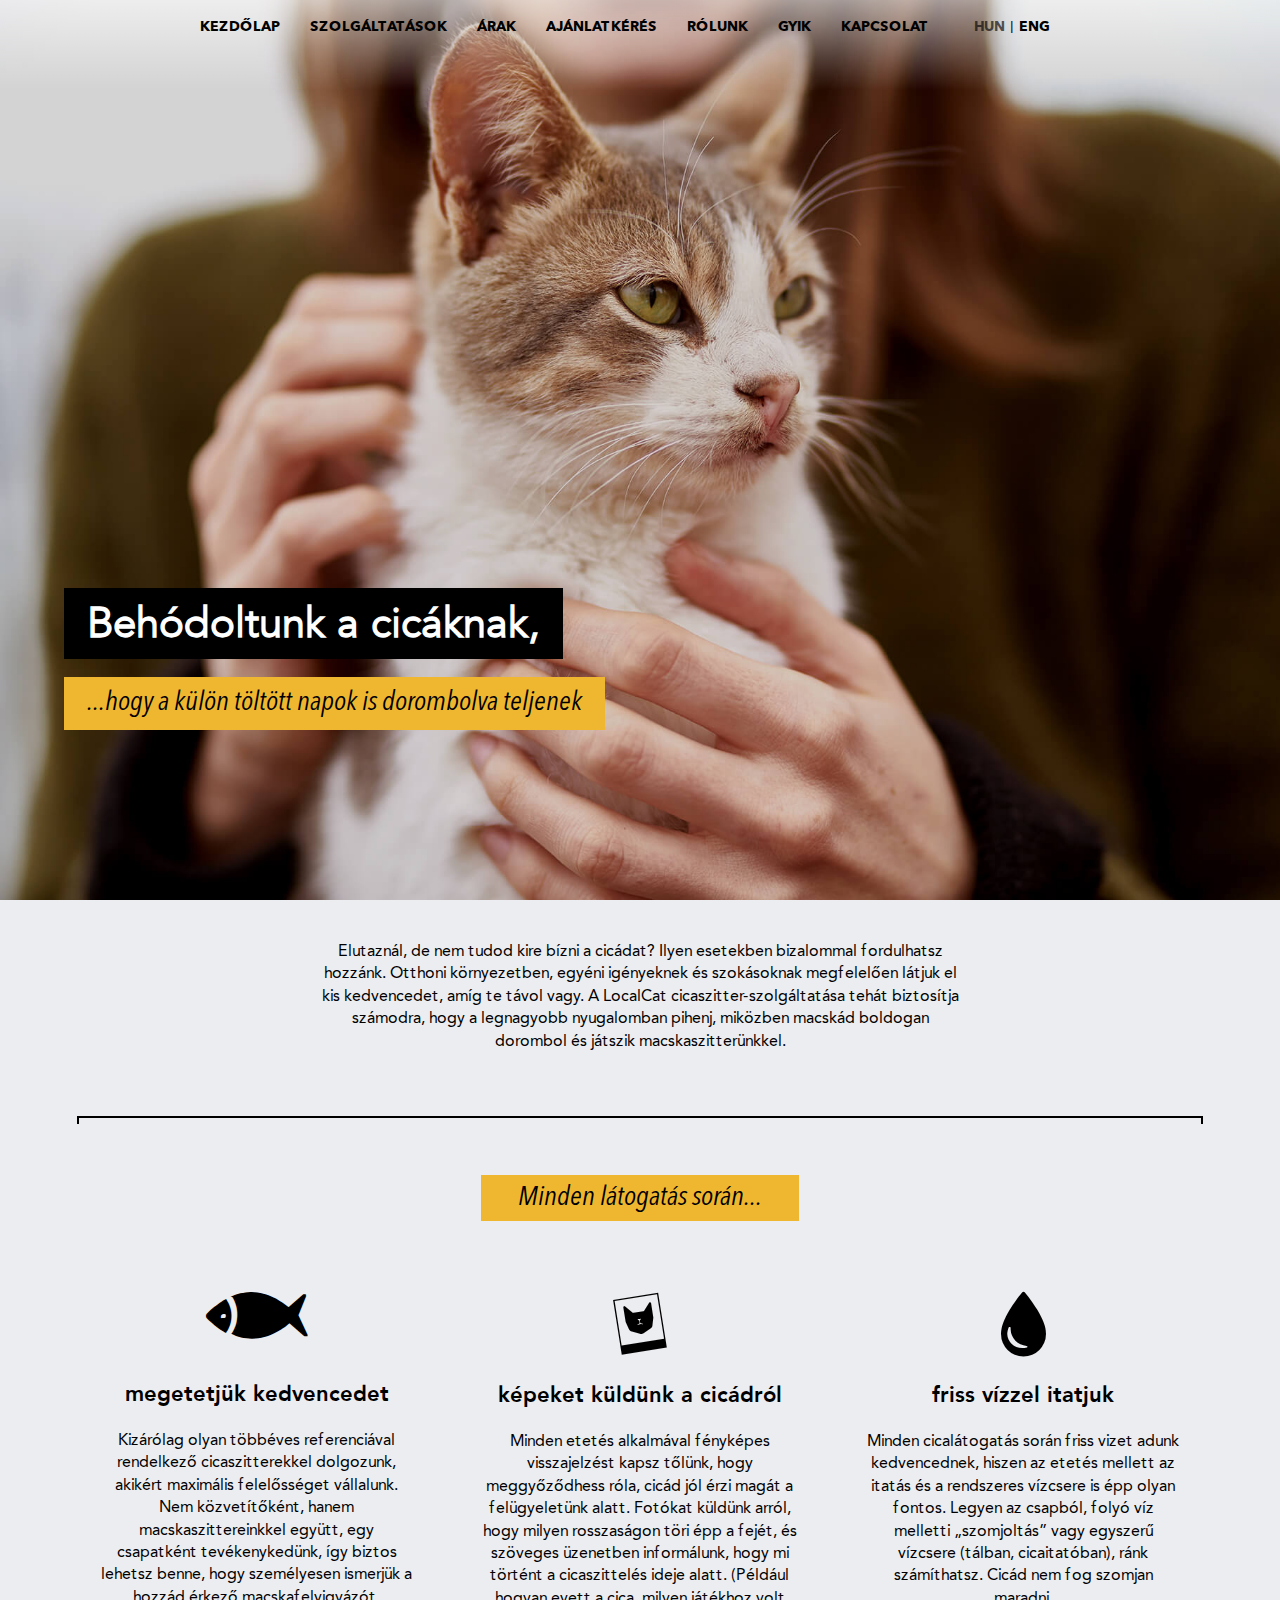
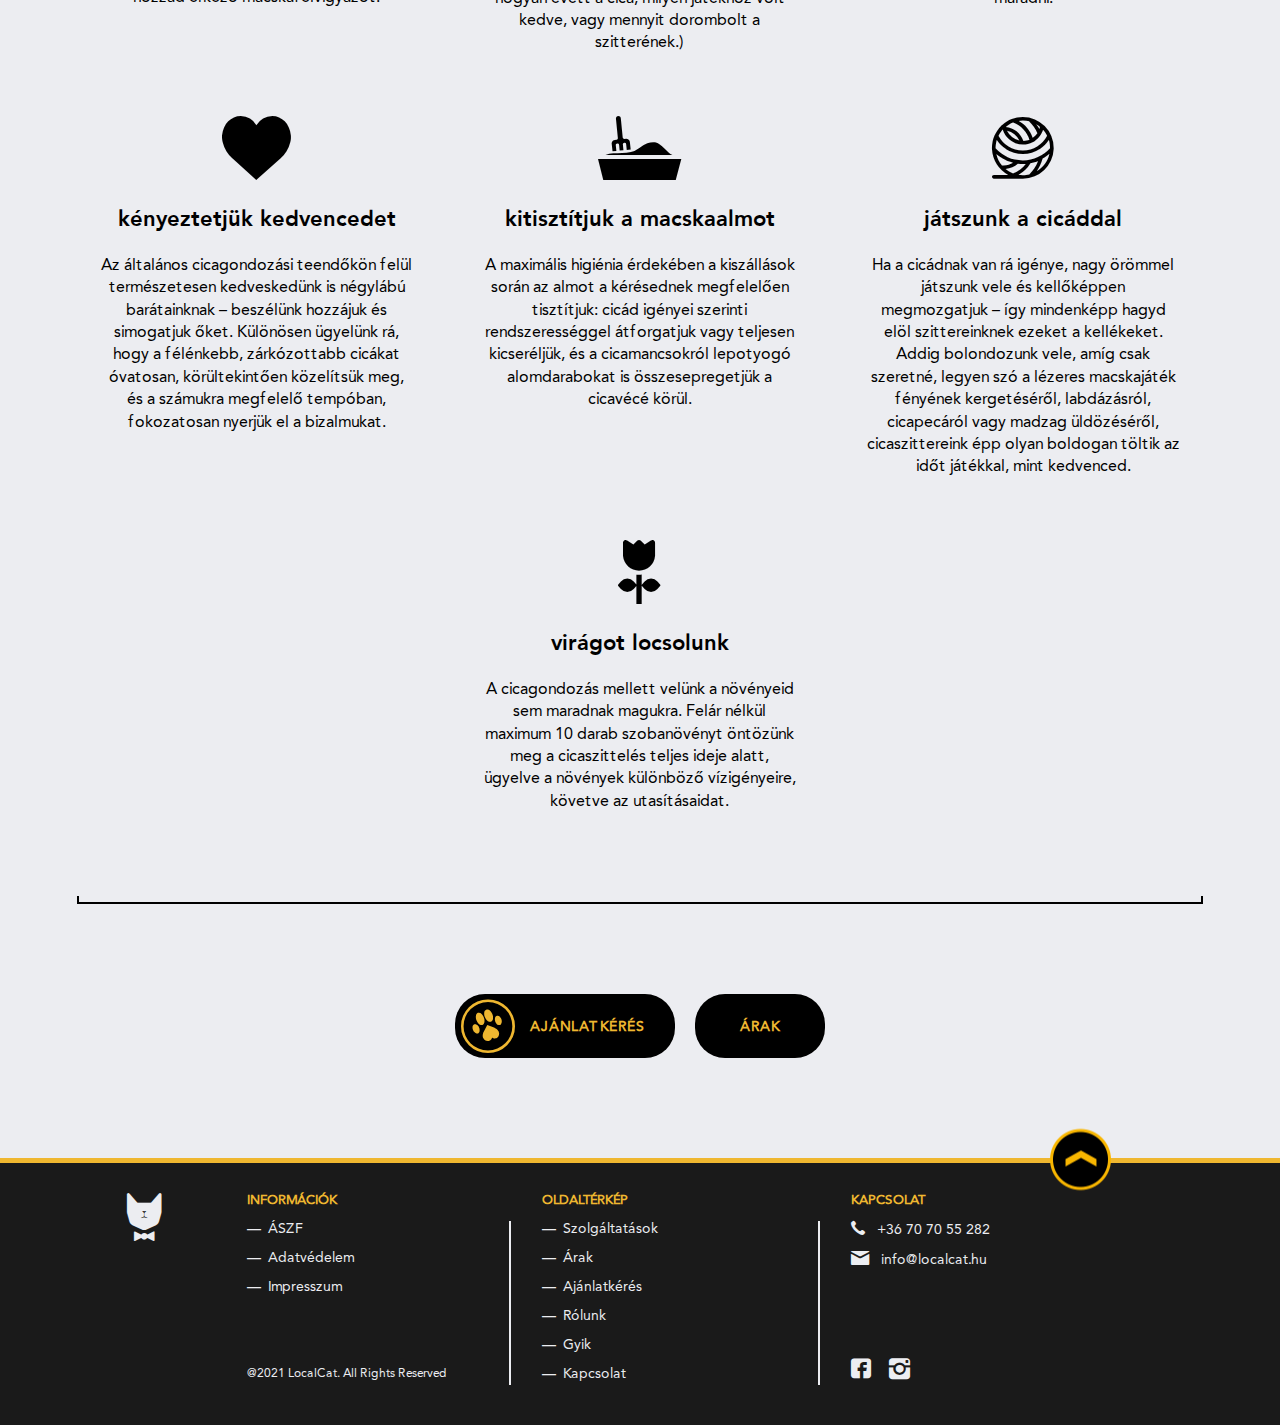
<file: szolgaltatasok.html>
<!DOCTYPE html>
<html lang="hu">
   <head>
      <meta charset="UTF-8">
      <meta http-equiv="X-UA-Compatible" content="IE=edge">
      <meta name="viewport" content="width=device-width, initial-scale=1.0">
      <title>Szolgáltatások - Cicád van és elutaznál? | LocalCat</title>
      <meta name="description" content="LocalCat macskaetetés saját környezetben, hogy a cicák a komfortzónájukban maradhassanak, amíg Te elutazol. A cicaszitterek házhoz mennek."/>
      <link rel="apple-touch-icon-precomposed" sizes="144x144" href="img/favicon/apple-touch-icon-144x144.png" />
      <link rel="apple-touch-icon-precomposed" sizes="152x152" href="img/favicon/apple-touch-icon-152x152.png" />
      <link rel="icon" type="image/png" href="img/favicon/favicon-32x32.png" sizes="32x32" />
      <link rel="icon" type="image/png" href="img/favicon/favicon-16x16.png" sizes="16x16" />
      <meta name="theme-color" content="#000000">
      <link rel="stylesheet" href="includes/flickity.min.css?22" media="screen">
      <link rel="stylesheet" href="includes/stylesheet.css?v=3">
   </head>
   <body>
      <nav>
         <div class="mobile-menu">
            <div class="langselector"><a class="active-lang">HUN</a><br><a href="/home">ENG</a></div>
            <!--   <img src="img/logo-cat.png" alt="Ads interactive logó" class="main-mobile-logo">--> 
            <a href="/localcat/" class="main-mobile-logo"><i class="lcicon-localcat-cica"></i></a>
            <div class="menu-icon" onclick="openNav()">
               <div id="nav-icon1">
                  <span></span>
                  <span></span>
                  <span></span>
               </div>
            </div>
         </div>
         <div id="mySidenav" class="sidenav">
            <a href="/localcat/szolgaltatasok.html" class="animated navlink noselect">Szolgáltatások</a>
            <a href="/localcat/arak.html" class="animated-2 navlink">Árak</a>          
            <a href="#" class="animated-3 navlink">Ajánlatkérés</a>
            <a href="/localcat/rolunk.html" class="animated-4 navlink">Rólunk</a>
            <a href="/localcat/gyik.html" class="animated-5 navlink">Gyik</a>
            <a href="/localcat/kapcsolat.html" class="animated-6 navlink">Kapcsolat</a>
         </div>
      </nav>
      <div class="gradient"></div>
      <div class="hero pad servicepoz">
         <nav>
            <div class="pc-menu">
               <a href="/localcat/">Kezdőlap</a>
               <a href="/localcat/szolgaltatasok.html">Szolgáltatások</a>
               <a href="/localcat/arak.html">Árak</a>
               <a href="#">Ajánlatkérés</a>
               <a href="/localcat/rolunk.html">Rólunk</a>
               <a href="/localcat/gyik.html">Gyik</a>
               <a href="/localcat/kapcsolat.html" style="margin-right:45px;">Kapcsolat</a>
               <a href="#" class="active-lang" style="margin-right:5px;">Hun</a>|
               <a href="#" style="margin-left:5px;">Eng</a>
            </div>
         </nav>
         <h1 class="main-title servicemain"> 
            <span>
            Behódoltunk a cicáknak, 
            </span>
            <span class="serviceyellowtop">...hogy a külön töltött napok is dorombolva teljenek</span>
         </h1>
      </div>
      <div class="main">
         <!--<a href="/megrendeles" class="order-href second-order gvuitwo"><i class="lcicon-megrendelem-mancs-korben"></i>AJÁNLATKÉRÉS</a>-->
         <div class="gentextbox aboutgentext servicegentext">
            <p>Elutaznál, de nem tudod kire bízni a cicádat? Ilyen esetekben bizalommal fordulhatsz hozzánk. Otthoni környezetben, egyéni igényeknek és szokásoknak megfelelően látjuk el kis kedvencedet, amíg te távol vagy. A LocalCat cicaszitter-szolgáltatása tehát biztosítja számodra, hogy a legnagyobb nyugalomban pihenj, miközben macskád boldogan dorombol és játszik macskaszitterünkkel.</p>
         </div>
         <div class="da-line top-line special-top-line"></div>
         <h2 class="yellow icontainertop itsmargintop"><span>Minden látogatás során...</span></h2>
         <section class="serviceicons">
            <div class="yellowiconcontainer">
               <div class="iconcard">
                  <i class="lcicon-etetunk speciali"></i>
                  <h3 class="icontitle feed">megetetjük kedvencedet</h3>
                  <p>Kizárólag olyan többéves referenciával rendelkező cicaszitterekkel dolgozunk, akikért maximális felelősséget vállalunk. Nem közvetítőként, hanem macskaszittereinkkel együtt, egy csapatként tevékenykedünk, így biztos lehetsz benne, hogy személyesen ismerjük a hozzád érkező macskafelvigyázót.</p>
               </div>
               <div class="iconcard">
                  <i class="lcicon-kepet-kuldunk"></i>
                  <h3 class="icontitle">képeket küldünk a cicádról</h3>
                  <p>Minden etetés alkalmával fényképes visszajelzést kapsz tőlünk, hogy meggyőződhess róla, cicád jól érzi magát a felügyeletünk alatt. Fotókat küldünk arról, hogy milyen rosszaságon töri épp a fejét, és szöveges üzenetben informálunk, hogy mi történt a cicaszittelés ideje alatt. (Például hogyan evett a cica, milyen játékhoz volt kedve, vagy mennyit dorombolt a szitterének.)
                  </p>
               </div>
               <div class="iconcard">
                  <i class="lcicon-friss-vizet-adunk"></i>
                  <h3 class="icontitle">friss vízzel itatjuk</h3>
                  <p>Minden cicalátogatás során friss vizet adunk kedvencednek, hiszen az etetés mellett az itatás és a rendszeres vízcsere is épp olyan fontos. Legyen az csapból, folyó víz melletti „szomjoltás” vagy egyszerű vízcsere (tálban, cicaitatóban), ránk számíthatsz. Cicád nem fog szomjan maradni.</p>
               </div>
               <div class="iconcard">
                  <i class="lcicon-kenyeztetunk"></i>
                  <h3 class="icontitle">kényeztetjük kedvencedet</h3>
                  <p>Az általános cicagondozási teendőkön felül természetesen kedveskedünk is négylábú barátainknak – beszélünk hozzájuk és simogatjuk őket. Különösen ügyelünk rá, hogy a félénkebb, zárkózottabb cicákat óvatosan, körültekintően közelítsük meg, és a számukra megfelelő tempóban, fokozatosan nyerjük el a bizalmukat.</p>
               </div>
               <div class="iconcard">
                  <i class="lcicon-almot-tisztitunk-villa"></i>
                  <h3 class="icontitle">kitisztítjuk a macskaalmot</h3>
                  <p>A maximális higiénia érdekében a kiszállások során az almot a kérésednek megfelelően tisztítjuk: cicád igényei szerinti rendszerességgel átforgatjuk vagy teljesen kicseréljük, és a cicamancsokról lepotyogó alomdarabokat is összesepregetjük a cicavécé körül.
                  </p>
               </div>
               <div class="iconcard">
                  <i class="lcicon-jatszunk"></i>
                  <h3 class="icontitle">játszunk a cicáddal</h3>
                  <p>Ha a cicádnak van rá igénye, nagy örömmel játszunk vele és kellőképpen megmozgatjuk – így mindenképp hagyd elöl szittereinknek ezeket a kellékeket. Addig bolondozunk vele, amíg csak szeretné, legyen szó a lézeres macskajáték fényének kergetéséről, labdázásról, cicapecáról vagy madzag üldözéséről, cicaszittereink épp olyan boldogan töltik az időt játékkal, mint kedvenced. 
                  </p>
               </div>
               <div class="iconcard">
                  <i class="lcicon-viragot-locsolunk"></i>
                  <h3 class="icontitle">virágot locsolunk</h3>
                  <p>A cicagondozás mellett velünk a növényeid sem maradnak magukra. Felár nélkül maximum 10 darab szobanövényt öntözünk meg a cicaszittelés teljes ideje alatt, ügyelve a növények különböző vízigényeire, követve az utasításaidat.
                  </p>
               </div>
            </div>
         </section>
         <div class="da-line bottom-line special-top-line top-bottom-service"></div>
      </div>
      <div class="buttonholderfortwo abbuholder">
         <a href="/megrendeles" class="order-href"><i class="lcicon-megrendelem-mancs-korben"></i>AJÁNLATKÉRÉS</a>
         <a href="/arak" class="order-href faqhref">ÁRAK</a>
      </div>
      </div>
      </div>
      <div class="yellowline-bottom">
         <a href="#top" class="top"><img src="img/up.png" alt="irány az oldal teteje"></img></a>
      </div>
      <footer>
         <div class="footermobile">
            <div class="footertop">
               <a href="https://www.instagram.com/localcatbudapest/" class="iconhrefone"><i class="lcicon-instagram"></i></a>
               <a href="/" class="iconhreftwo"><i class="lcicon-localcat-cica"></i></a>
               <a href="https://hu-hu.facebook.com/localcatbudapest/" class="iconhrefthree"><i class="lcicon-facebook"></i></a>
            </div>
            <div class="footermiddle">
               <div class="footermiddleline"></div>
               <div class="fone">
                  <p class="ftext">INFORMÁCIÓK</p>
                  <a href=""><span class="dalinelight">—</span>  ÁSZF</a><a href=""><span class="dalinelight">—</span>  Adatvédelem</a><a href=""><span class="dalinelight">—</span> Impresszum</a>
               </div>
               <div class="ftwo">
                  <p class="ftext">OLDALTÉRKÉP</p>
                  <a href="/szolgaltatasok"><span class="dalinelight">—</span> Szolgáltatások</a><br>
                  <a href="/arak"><span class="dalinelight">—</span> Árak</a><br>
                  <a href="/ajanlatkeres.html"><span class="dalinelight">—</span> Ajánlatkérés</a><br>
                  <a href="/rolunk.html"><span class="dalinelight">—</span> Rólunk</a><br>
                  <a href="/localcat/gyik.html"><span class="dalinelight">—</span> Gyik</a><br>
                  <a href="/localcat/kapcsolat.html"><span class="dalinelight">—</span> Kapcsolat</a>
               </div>
            </div>
            <div class="footerbottom">
               <p class="ftext">KAPCSOLAT</p>
               <a href="tel:+36707055282" title="Tel LocalCat Budapest"><i class="lcicon-telefon"></i> +36 70 70 55 282</a>
               <a href="mailto:info@localcat.hu?subject=Email%20a%20LocalCat-nek"><i class="lcicon-email"></i> info@localcat.hu</a>
            </div>
         </div>
         <p class="last">@2021 LocalCat. All Rights Reserved</p>
         <div class="footerpc">
            <div class="onepc">
               <a href="/" class="iconhrefzero"><i class="lcicon-localcat-cica"></i></a>
               <p class="ftext">INFORMÁCIÓK</p>
               <a href=""><span class="dalinelight">—</span>  ÁSZF</a><a href=""><span class="dalinelight">—</span>  Adatvédelem</a><a href=""><span class="dalinelight">—</span> Impresszum</a>
               <p class="lastpc">@2021 LocalCat. All Rights Reserved</p>
            </div>
            <div class="twopc">
               <div class="borderleft"></div>
               <p class="ftext">OLDALTÉRKÉP</p>
               <a href="/szolgaltatasok"><span class="dalinelight">—</span> Szolgáltatások</a>
               <a href="/arak"><span class="dalinelight">—</span> Árak</a>
               <a href="/ajanlatkeres.html"><span class="dalinelight">—</span> Ajánlatkérés</a>
               <a href="/rolunk.html"><span class="dalinelight">—</span> Rólunk</a>
               <a href="/localcat/gyik.html"><span class="dalinelight">—</span> Gyik</a>
               <a href="/localcat/kapcsolat.html"><span class="dalinelight">—</span> Kapcsolat</a>
            </div>
            <div class="threepc">
               <div class="borderleft"></div>
               <p class="ftext">KAPCSOLAT</p>
               <a href="tel:+36707055282" title="Tel LocalCat Budapest"><i class="lcicon-telefon"></i> +36 70 70 55 282</a>
               <a href="mailto:info@localcat.hu?subject=Email%20a%20LocalCat-nek"><i class="lcicon-email"></i> info@localcat.hu</a>
               <div class="social">
                  <a href="https://hu-hu.facebook.com/localcatbudapest/" class="iconhrefthree"><i class="lcicon-facebook"></i></a>
                  <a href="https://www.instagram.com/localcatbudapest/" class="iconhrefone"><i class="lcicon-instagram"></i></a>
               </div>
            </div>
         </div>
         <div class="marginbottom"></div>
         </div>
      </footer>
      <script>
         function openNav() {
            const navLinks = document.querySelectorAll('.navlink');
            const navIcon = document.querySelector("#nav-icon1");
            const mySidenav = document.querySelector("#mySidenav");
            navIcon.classList.toggle("open");
            mySidenav.classList.toggle("open-sidemenu");
            navLinks.forEach(element => {
                element.classList.toggle('fadeInDown')
            });
         }
         
         function closeNav() {
            const navLinks = document.querySelectorAll('.navlink');
            const navIcon = document.querySelector("#nav-icon1");
            const mySidenav = document.querySelector("#mySidenav");
            navIcon.classList.remove("open");
            mySidenav.classList.remove("open-sidemenu");
            navLinks.forEach(element => {
                element.classList.remove('fadeInDown')
            });
         }
         
      </script>
      <script src="includes/flickity-docs.min.js?3"></script>
   </body>
</html>
</file>
<file: includes/stylesheet.css>
@charset "utf-8";

@font-face {
    font-family: 'Avenir';
    src: url('../fonts/Avenir-Roman.eot');
    src: local(''),
        url('../fonts/Avenir-Roman.eot?#iefix') format('embedded-opentype'),
        url('../fonts/Avenir-Roman.woff2') format('woff2'),
        url('../fonts/Avenir-Roman.woff') format('woff'),
        url('../fonts/Avenir-Roman.ttf') format('truetype'),
        url('../fonts/Avenir-Roman.svg#Avenir-Roman') format('svg');
    font-weight: 500;
    font-style: normal;
}

@font-face {
  font-family: 'Avenir Next Demi';
  src: url('../fonts/AvenirNext-DemiBold.woff2') format('woff2'),
      url('../fonts/AvenirNext-DemiBold.woff') format('woff');
  font-weight: 600;
  font-style: normal;
  font-display: swap;
}


@font-face {
  font-family: 'Avenir Next';
  src: url('../fonts/AvenirNext-Bold.woff2') format('woff2'),
      url('../fonts/AvenirNext-Bold.woff') format('woff'),
      url('../fonts/AvenirNext-Bold.ttf') format('truetype');
  font-weight: bold;
  font-style: normal;
  font-display: swap;
}


@font-face {
  font-family: 'Avenir Black';
  src: url('../fonts/Avenir-Black.woff2') format('woff2'),
      url('../fonts/Avenir-Black.woff') format('woff'),
      url('../fonts/Avenir-Black.ttf') format('truetype');
 /* font-weight: bold;
  font-style: normal;*/
  font-display: swap;
}


@font-face {
  font-family: 'Avenir Heavy';
  src: url('../fonts/Avenir Heavy.woff2') format('woff2'),
      url('../fonts/Avenir Heavy.woff') format('woff'),
      url('../fonts/Avenir Heavy.ttf') format('truetype');
  font-weight: bold;
  font-style: normal;
  font-display: swap;
}

@font-face {
  font-family: 'Avenir Book';
  src: url('../fonts/avenirbook.woff2') format('woff2'),
      url('../fonts/avenirbook.woff') format('woff'),
      url('../fonts/avenirbook.ttf') format('truetype');
/*  font-weight: bold;*/
  font-style: normal;
  font-display: swap;
}
/*
@font-face {
    font-family: 'Strangelove NextSlab Wide';
    src: url('../fonts/StrangeloveNextSlab-WideRegular.eot');
    src: local('Strangelove NextSlab Wide Regular'), local('StrangeloveNextSlab-WideRegular'),
        url('../fonts/StrangeloveNextSlab-WideRegular.eot?#iefix') format('embedded-opentype'),
        url('../fonts/StrangeloveNextSlab-WideRegular.woff2') format('woff2'),
        url('../fonts/StrangeloveNextSlab-WideRegular.woff') format('woff'),
        url('../fonts/StrangeloveNextSlab-WideRegular.ttf') format('truetype'),
        url('../fonts/StrangeloveNextSlab-WideRegular.svg#StrangeloveNextSlab-WideRegular') format('svg');
    font-weight: normal;
    font-style: normal;
}*/
/*
@font-face {
    font-family: 'Strangelove NextSlab Wide';
    src: url('../fonts/StrangeloveNextSlab-WideBold.eot');
    src: local('Strangelove NextSlab Wide Bold'), local('StrangeloveNextSlab-WideBold'),
        url('../fonts/StrangeloveNextSlab-WideBold.eot?#iefix') format('embedded-opentype'),
        url('../fonts/StrangeloveNextSlab-WideBold.woff2') format('woff2'),
        url('../fonts/StrangeloveNextSlab-WideBold.woff') format('woff'),
        url('../fonts/StrangeloveNextSlab-WideBold.ttf') format('truetype'),
        url('../fonts/StrangeloveNextSlab-WideBold.svg#StrangeloveNextSlab-WideBold') format('svg');
    font-weight: bold;
    font-style: normal;
}*/

@font-face {
    font-family: 'Strangelove NextSlab Narrow Bd';
    src: url('../fonts/StrangeloveNextSlab-NarrowBold.eot');
    src: local('Strangelove NextSlab Narrow Bold'), local('StrangeloveNextSlab-NarrowBold'),
        url('../fonts/StrangeloveNextSlab-NarrowBold.eot?#iefix') format('embedded-opentype'),
        url('../fonts/StrangeloveNextSlab-NarrowBold.woff2') format('woff2'),
        url('../fonts/StrangeloveNextSlab-NarrowBold.woff') format('woff'),
        url('../fonts/StrangeloveNextSlab-NarrowBold.ttf') format('truetype'),
        url('../fonts/StrangeloveNextSlab-NarrowBold.svg#StrangeloveNextSlab-NarrowBold') format('svg');
    font-weight: bold;
    font-style: normal;
}
/*
@font-face {
    font-family: 'Strangelove NextSlab Mix';
    src: url('../fonts/StrangeloveNextSlab-MixBold.eot');
    src: local('Strangelove NextSlab Mix Bold'), local('StrangeloveNextSlab-MixBold'),
        url('../fonts/StrangeloveNextSlab-MixBold.eot?#iefix') format('embedded-opentype'),
        url('../fonts/StrangeloveNextSlab-MixBold.woff2') format('woff2'),
        url('../fonts/StrangeloveNextSlab-MixBold.woff') format('woff'),
        url('../fonts/StrangeloveNextSlab-MixBold.ttf') format('truetype'),
        url('../fonts/StrangeloveNextSlab-MixBold.svg#StrangeloveNextSlab-MixBold') format('svg');
    font-weight: bold;
    font-style: normal;
}

@font-face {
    font-family: 'Strangelove NextSlab Mix';
    src: url('../fonts/StrangeloveNextSlab-MixRegular.eot');
    src: local('Strangelove NextSlab Mix Regular'), local('StrangeloveNextSlab-MixRegular'),
        url('../fonts/StrangeloveNextSlab-MixRegular.eot?#iefix') format('embedded-opentype'),
        url('../fonts/StrangeloveNextSlab-MixRegular.woff2') format('woff2'),
        url('../fonts/StrangeloveNextSlab-MixRegular.woff') format('woff'),
        url('../fonts/StrangeloveNextSlab-MixRegular.ttf') format('truetype'),
        url('../fonts/StrangeloveNextSlab-MixRegular.svg#StrangeloveNextSlab-MixRegular') format('svg');
    font-weight: normal;
    font-style: normal;
}

@font-face {
    font-family: 'Strangelove NextSlab Narrow';
    src: url('../fonts/StrangeloveNextSlab-NarrowRegular.eot');
    src: local('Strangelove NextSlab Narrow Regular'), local('StrangeloveNextSlab-NarrowRegular'),
        url('../fonts/StrangeloveNextSlab-NarrowRegular.eot?#iefix') format('embedded-opentype'),
        url('../fonts/StrangeloveNextSlab-NarrowRegular.woff2') format('woff2'),
        url('../fonts/StrangeloveNextSlab-NarrowRegular.woff') format('woff'),
        url('../fonts/StrangeloveNextSlab-NarrowRegular.ttf') format('truetype'),
        url('../fonts/StrangeloveNextSlab-NarrowRegular.svg#StrangeloveNextSlab-NarrowRegular') format('svg');
    font-weight: normal;
    font-style: normal;
}
*/
@font-face {
    font-family: 'Avenir Next LT Pro CN';
    src: url('../fonts/AvenirNextLTPro-MediumCn.eot');
    src: local('Avenir Next LT Pro Medium Condensed'), local('AvenirNextLTPro-MediumCn'),
        url('../fonts/AvenirNextLTPro-MediumCn.eot?#iefix') format('embedded-opentype'),
        url('../fonts/AvenirNextLTPro-MediumCn.woff2') format('woff2'),
        url('../fonts/AvenirNextLTPro-MediumCn.woff') format('woff'),
        url('../fonts/AvenirNextLTPro-MediumCn.ttf') format('truetype'),
        url('../fonts/AvenirNextLTPro-MediumCn.svg#AvenirNextLTPro-MediumCn') format('svg');
    font-weight: 500;
    font-style: normal;
}

@font-face {
    font-family: 'Avenir Next LT Pro';
    src: url('../fonts/AvenirNextLTPro-Regular.eot');
    src: local('Avenir Next LT Pro Regular'), local('AvenirNextLTPro-Regular'),
        url('../fonts/AvenirNextLTPro-Regular.eot?#iefix') format('embedded-opentype'),
        url('../fonts/AvenirNextLTPro-Regular.woff2') format('woff2'),
        url('../fonts/AvenirNextLTPro-Regular.woff') format('woff'),
        url('../fonts/AvenirNextLTPro-Regular.ttf') format('truetype'),
        url('../fonts/AvenirNextLTPro-Regular.svg#AvenirNextLTPro-Regular') format('svg');
    font-weight: normal;
    font-style: normal;
}

@font-face {
    font-family: 'Avenir Next LT Pro';
    src: url('../fonts/AvenirNextLTPro-Bold.eot');
    src: local('Avenir Next LT Pro Bold'), local('AvenirNextLTPro-Bold'),
        url('../fonts/AvenirNextLTPro-Bold.eot?#iefix') format('embedded-opentype'),
        url('../fonts/AvenirNextLTPro-Bold.woff2') format('woff2'),
        url('../fonts/AvenirNextLTPro-Bold.woff') format('woff'),
        url('../fonts/AvenirNextLTPro-Bold.ttf') format('truetype'),
        url('../fonts/AvenirNextLTPro-Bold.svg#AvenirNextLTPro-Bold') format('svg');
    font-weight: bold;
    font-style: normal;
}

@font-face {
    font-family: 'Avenir Next LT Pro CN';
    src: url('../fonts/AvenirNextLTPro-BoldCn.eot');
    src: local('Avenir Next LT Pro Bold Condensed'), local('AvenirNextLTPro-BoldCn'),
        url('../fonts/AvenirNextLTPro-BoldCn.eot?#iefix') format('embedded-opentype'),
        url('../fonts/AvenirNextLTPro-BoldCn.woff2') format('woff2'),
        url('../fonts/AvenirNextLTPro-BoldCn.woff') format('woff'),
        url('../fonts/AvenirNextLTPro-BoldCn.ttf') format('truetype'),
        url('../fonts/AvenirNextLTPro-BoldCn.svg#AvenirNextLTPro-BoldCn') format('svg');
    font-weight: bold;
    font-style: normal;
}

@font-face {
    font-family: 'Avenir Next LT Pro CN';
    src: url('../fonts/AvenirNextLTPro-CnIt.eot');
    src: local('Avenir Next LT Pro Condensed Italic'), local('AvenirNextLTPro-CnIt'),
        url('../fonts/AvenirNextLTPro-CnIt.eot?#iefix') format('embedded-opentype'),
        url('../fonts/AvenirNextLTPro-CnIt.woff2') format('woff2'),
        url('../fonts/AvenirNextLTPro-CnIt.woff') format('woff'),
        url('../fonts/AvenirNextLTPro-CnIt.ttf') format('truetype'),
        url('../fonts/AvenirNextLTPro-CnIt.svg#AvenirNextLTPro-CnIt') format('svg');
    font-weight: normal;
    font-style: italic;
}

@font-face {
    font-family: 'Avenir Next LT Pro CN';
    src: url('../fonts/AvenirNextLTPro-Cn.eot');
    src: local('Avenir Next LT Pro Condensed'), local('AvenirNextLTPro-Cn'),
        url('../fonts/AvenirNextLTPro-Cn.eot?#iefix') format('embedded-opentype'),
        url('../fonts/AvenirNextLTPro-Cn.woff2') format('woff2'),
        url('../fonts/AvenirNextLTPro-Cn.woff') format('woff'),
        url('../fonts/AvenirNextLTPro-Cn.ttf') format('truetype'),
        url('../fonts/AvenirNextLTPro-Cn.svg#AvenirNextLTPro-Cn') format('svg');
    font-weight: normal;
    font-style: normal;
}

@font-face {
  font-family: 'localcat';
  src:  url('../fonts/localcat.eot?aimr7o');
  src:  url('../fonts/localcat.eot?aimr7o#iefix') format('embedded-opentype'),
    url('../fonts/localcat.ttf?aimr7o') format('truetype'),
    url('../fonts/localcat.woff?aimr7o') format('woff'),
    url('../fonts/localcat.svg?aimr7o#localcat') format('svg');
  font-weight: normal;
  font-style: normal;
  font-display: block;
}

  


  
  .lcicon-email:before {
    content: "\e943";
  }
  .lcicon-globusz:before {
    content: "\e944";
  }
  .lcicon-telefon:before {
    content: "\e945";
  }
  .lcicon-almot-tisztitunk-villa:before {
    content: "\e900";
  }
  .lcicon-arak-korben .path1:before {
    content: "\e901";
    color: rgb(29, 29, 27);
  }
  .lcicon-arak-korben .path2:before {
    content: "\e902";
    margin-left: -1em;
    color: rgb(255, 255, 255);
  }
  .lcicon-arak-korben .path3:before {
    content: "\e903";
    margin-left: -1em;
    color: rgb(255, 255, 255);
  }
  .lcicon-biztonsag:before {
    content: "\e904";
  }
  .lcicon-cicaszitter-szolgaltatas-budapesten .path1:before {
    content: "\e905";
    color: rgb(0, 0, 0);
  }
  .lcicon-cicaszitter-szolgaltatas-budapesten .path2:before {
    content: "\e906";
    margin-left: -0.712890625em;
    color: rgb(0, 0, 0);
  }
  .lcicon-cicaszitter-szolgaltatas-budapesten .path3:before {
    content: "\e907";
    margin-left: -0.712890625em;
    color: rgb(0, 0, 0);
  }
  .lcicon-cicaszitter-szolgaltatas-budapesten .path4:before {
    content: "\e908";
    margin-left: -0.712890625em;
    color: rgb(0, 0, 0);
  }
  .lcicon-cicaszitter-szolgaltatas-budapesten .path5:before {
    content: "\e909";
    margin-left: -0.712890625em;
    color: rgb(0, 0, 0);
  }
  .lcicon-cicaszitter-szolgaltatas-budapesten .path6:before {
    content: "\e90a";
    margin-left: -0.712890625em;
    color: rgb(0, 0, 0);
  }
  .lcicon-cicaszitter-szolgaltatas-budapesten .path7:before {
    content: "\e90b";
    margin-left: -0.712890625em;
    color: rgb(0, 0, 0);
  }
  .lcicon-cicaszitter-szolgaltatas-budapesten .path8:before {
    content: "\e90c";
    margin-left: -0.712890625em;
    color: rgb(0, 0, 0);
  }
  .lcicon-cicaszitter-szolgaltatas-budapesten .path9:before {
    content: "\e90d";
    margin-left: -0.712890625em;
    color: rgb(0, 0, 0);
  }
  .lcicon-cicaszitter-szolgaltatas-budapesten .path10:before {
    content: "\e90e";
    margin-left: -0.712890625em;
    color: rgb(0, 0, 0);
  }
  .lcicon-cicaszitter-szolgaltatas-budapesten .path11:before {
    content: "\e90f";
    margin-left: -0.712890625em;
    color: rgb(0, 0, 0);
  }
  .lcicon-cicaszitter-szolgaltatas-budapesten .path12:before {
    content: "\e910";
    margin-left: -0.712890625em;
    color: rgb(0, 0, 0);
  }
  .lcicon-cicaszitter-szolgaltatas-budapesten .path13:before {
    content: "\e911";
    margin-left: -0.712890625em;
    color: rgb(0, 0, 0);
  }
  .lcicon-cicaszitter-szolgaltatas-budapesten .path14:before {
    content: "\e912";
    margin-left: -0.712890625em;
    color: rgb(0, 0, 0);
  }
  .lcicon-cicaszitter-szolgaltatas-budapesten .path15:before {
    content: "\e913";
    margin-left: -0.712890625em;
    color: rgb(0, 0, 0);
  }
  .lcicon-cicaszitter-szolgaltatas-budapesten .path16:before {
    content: "\e914";
    margin-left: -0.712890625em;
    color: rgb(0, 0, 0);
  }
  .lcicon-cicaszitter-szolgaltatas-budapesten .path17:before {
    content: "\e915";
    margin-left: -0.712890625em;
    color: rgb(0, 0, 0);
  }
  .lcicon-cicaszitter-szolgaltatas-budapesten .path18:before {
    content: "\e916";
    margin-left: -0.712890625em;
    color: rgb(0, 0, 0);
  }
  .lcicon-cicaszitter-szolgaltatas-budapesten .path19:before {
    content: "\e917";
    margin-left: -0.712890625em;
    color: rgb(0, 0, 0);
  }
  .lcicon-cicaszitter-szolgaltatas-budapesten .path20:before {
    content: "\e918";
    margin-left: -0.712890625em;
    color: rgb(0, 0, 0);
  }
  .lcicon-cicaszitter-szolgaltatas-budapesten .path21:before {
    content: "\e919";
    margin-left: -0.712890625em;
    color: rgb(0, 0, 0);
  }
  .lcicon-cicaszitter-szolgaltatas-budapesten .path22:before {
    content: "\e91a";
    margin-left: -0.712890625em;
    color: rgb(0, 0, 0);
  }
  .lcicon-cicaszitter-szolgaltatas-budapesten .path23:before {
    content: "\e91b";
    margin-left: -0.712890625em;
    color: rgb(0, 0, 0);
  }
  .lcicon-cicaszitter-szolgaltatas-budapesten .path24:before {
    content: "\e91c";
    margin-left: -0.712890625em;
    color: rgb(0, 0, 0);
  }
  .lcicon-cicaszitter-szolgaltatas-budapesten .path25:before {
    content: "\e91d";
    margin-left: -0.712890625em;
    color: rgb(0, 0, 0);
  }
  .lcicon-cicaszitter-szolgaltatas-budapesten .path26:before {
    content: "\e91e";
    margin-left: -0.712890625em;
    color: rgb(0, 0, 0);
  }
  .lcicon-cicaszitter-szolgaltatas-budapesten .path27:before {
    content: "\e91f";
    margin-left: -0.712890625em;
    color: rgb(0, 0, 0);
  }
  .lcicon-cicaszitter-szolgaltatas-budapesten .path28:before {
    content: "\e920";
    margin-left: -0.712890625em;
    color: rgb(0, 0, 0);
  }
  .lcicon-cicaszitter-szolgaltatas-budapesten .path29:before {
    content: "\e921";
    margin-left: -0.712890625em;
    color: rgb(0, 0, 0);
  }
  .lcicon-cicaszitter-szolgaltatas-budapesten .path30:before {
    content: "\e922";
    margin-left: -0.712890625em;
    color: rgb(0, 0, 0);
  }
  .lcicon-cicaszitter-szolgaltatas-budapesten .path31:before {
    content: "\e923";
    margin-left: -0.712890625em;
    color: rgb(0, 0, 0);
  }
  .lcicon-cicaszitter-szolgaltatas-budapesten .path32:before {
    content: "\e924";
    margin-left: -0.712890625em;
    color: rgb(0, 0, 0);
  }
  .lcicon-cicaszitter-szolgaltatas-budapesten .path33:before {
    content: "\e925";
    margin-left: -0.712890625em;
    color: rgb(0, 0, 0);
  }
  .lcicon-cicaszitter-szolgaltatas-budapesten .path34:before {
    content: "\e926";
    margin-left: -0.712890625em;
    color: rgb(0, 0, 0);
  }
  .lcicon-cicaszitter-szolgaltatas-budapesten .path35:before {
    content: "\e927";
    margin-left: -0.712890625em;
    color: rgb(29, 29, 27);
  }
  .lcicon-etetunk:before {
    content: "\e928";
  }
  .lcicon-facebook:before {
    content: "\e929";
  }
  .lcicon-friss-vizet-adunk:before {
    content: "\e92a";
  }
  .lcicon-instagram:before {
    content: "\e92b";
  }
  .lcicon-jatszunk:before {
    content: "\e92c";
  }
  .lcicon-kenyeztetunk:before {
    content: "\e92d";
  }
  .lcicon-kepet-kuldunk:before {
    content: "\e92e";
  }
  .lcicon-localcat-cica:before {
    content: "\e92f";
  }
  .lcicon-localcat-ikon-1:before {
    content: "\e930";
  }
  .lcicon-localcat-ikon-pecset:before {
    content: "\e931";
  }
  .lcicon-mancs:before {
    content: "\e932";
  }
  .lcicon-megbizhatosag:before {
    content: "\e933";
  }
  .lcicon-megrendelem .path1:before {
    content: "\e934";
    color: rgb(29, 29, 27);
  }
  .lcicon-megrendelem .path2:before {
    content: "\e935";
    margin-left: -3.953125em;
    color: rgb(29, 29, 27);
  }
  .lcicon-megrendelem .path3:before {
    content: "\e936";
    margin-left: -3.953125em;
    color: rgb(255, 255, 255);
  }
  .lcicon-megrendelem .path4:before {
    content: "\e937";
    margin-left: -3.953125em;
    color: rgb(255, 255, 255);
  }
  .lcicon-megrendelem-mancs .path1:before {
    content: "\e938";
    color: rgb(196, 79, 0);
  }
  .lcicon-megrendelem-mancs .path2:before {
    content: "\e939";
    margin-left: -2.416015625em;
    color: rgb(255, 255, 255);
  }
  .lcicon-megrendelem-mancs .path3:before {
    content: "\e93a";
    margin-left: -2.416015625em;
    color: rgb(255, 255, 255);
  }
  .lcicon-megrendelem-mancs-korben:before {
    content: "\e93b";
  }
  .lcicon-pontossag:before {
    content: "\e93c";
  }
  .lcicon-professzonialitas:before {
    content: "\e93d";
  }
  .lcicon-rugalmassag:before {
    content: "\e93e";
  }
  .lcicon-segitsegnyujtas:before {
    content: "\e93f";
  }
  .lcicon-szerzodes:before {
    content: "\e940";
  }
  .lcicon-tapasztalat:before {
    content: "\e941";
  }
  .lcicon-viragot-locsolunk:before {
    content: "\e942";
  }

a,
abbr,
acronym,
address,
applet,
article,
aside,
audio,
b,
big,
blockquote,
body,
canvas,
caption,
center,
cite,
code,
dd,
del,
details,
dfn,
div,
dl,
dt,
em,
embed,
fieldset,
figcaption,
figure,
footer,
form,
h1,
h2,
h3,
h4,
h5,
h6,
header,
hgroup,
html,
i,
iframe,
img,
ins,
kbd,
label,
legend,
li,
mark,
menu,
nav,
object,
ol,
output,
p,
pre,
q,
ruby,
s,
samp,
section,
small,
span,
strike,
strong,
sub,
summary,
sup,
table,
tbody,
td,
tfoot,
th,
thead,
time,
tr,
tt,
u,
ul,
var,
video {
    margin: 0;
    padding: 0;
    border: 0;
    font: inherit;
    vertical-align: baseline
}

html {background:white;}

body {
    line-height: 1;
    font-family: 'Avenir', sans-serif;
    max-width: 1920px;
    min-width: 320px;
    margin: auto;
    background:var(--localgray);

}


i {
    /* use !important to prevent issues with browser extensions that change fonts */
    font-family: 'localcat' !important;
    speak: none;
    font-style: normal;
    font-weight: normal;
    font-variant: normal;
    text-transform: none;
    line-height: 1;
  
    /* Better Font Rendering =========== */
    -webkit-font-smoothing: antialiased;
    -moz-osx-font-smoothing: grayscale;
  }

  .lcicon-localcat-cica:before {
    font-size: 6em;
    color: #ecedf1;
}

.heavy-title {
  font-weight:600;
    font-weight:bold;
}



html {
  scroll-behavior: smooth;
}

:root {
   
    --marg: 6%;
    --localgray: #ecedf1;
    --localyellow: #efb730;
    --buttonblack:#1a1a1a;
    --italic: 'Avenir Next LT Pro CN', sans-serif;
    --bold: 'Avenir Next', sans-serif;
    --heavy: 'Avenir Heavy', sans-serif;
    --book: 'Avenir Book', sans-serif;
    --strange: 'Strangelove NextSlab Narrow Bd';
    --demi: 'Avenir Next Demi';
   
    
  }


  .hero {   

    height: 400px;
    position: relative;
    }

    .bpoz { background: url(../img/arak3.jpg); background-position: bottom;
        background-repeat: no-repeat;
    background-size: cover;}

    .indexstyle .hero {height:434px;}
    
    .indexpoz { background: url(../img/mob-2.jpg); background-position: 50% 10%;
      background-position: center bottom /*-5.9vw*/;
      background-repeat: no-repeat;
  background-size: cover;}


    .aboutpoz { background: url(../img/rolunk-3.jpg); background-position: 40% 0%;
      background-repeat: no-repeat;
}

.servicepoz { background: url(../img/szolgaltatasok.jpg); background-position: 50% 50%;
  background-repeat: no-repeat; background-size:cover;
}

.faqpoz { background: url(../img/gyik-mob1.jpg); background-position: 100% 90%;
  background-repeat: no-repeat; background-size:cover;
}

.contactpoz { background: url(../img/contact-mob.jpg); background-position: 50% 82%;
  background-repeat: no-repeat; background-size:cover;
}

.fourthspan {display:none;}

.firstspan {width: 268px;
  position:relative;
  z-index:3;
      display: inline-block;}

      .secondspan {width: 268px;
        position:relative;
        z-index:2;
        display: inline-block;
      
        white-space: nowrap;}

        .thirdspan {     display: inline-block;
          width: 172px;
          z-index:1;
          position:relative;
        
          margin-left: 46px;}
 

.pad {padding-left:var(--marg); padding-right:var(--marg);}


.main-title {padding: 10px;

    color: white;
    font-size: /*24px*/24px;
    line-height: 1.4;
    font-weight: 600;
    position: absolute;
    left: 6%;
    width: calc(100/ - 12%);
   font-family:var(--book);
    width: calc(88% - 20px);
    right: 0;
    bottom: 40px;}

    .contactpoz .main-title {font-size:22px;}

    .index-title {padding: 10px;

      color: white;
      font-size: /*24px*/24px;
      line-height: 1.4;
      font-weight: 600;
    
     font-family:var(--book);
    }

      .index-main-text {
        left: 50%;
    top: 2%;
    transform: translate(-50%);
    position:absolute;

      }

      .pcmancs {display:none;}

      .indexyellowtop {
        text-align: center!important;
        background: var(--localyellow);
        padding: 6px 16px;
        font-family: var(--italic);
        font-style: italic;
        margin-left: 1px;
        margin-right:1px;
        line-height: 1.15;
        font-size: 19px;
        margin-top:/* 44px*/ 41px;
      }

      .servicemain {font-size:20px;}

      .serviceyellowtop {
        margin-top: 30px;
        display: inline-block;
        font-family: var(--italic);
        font-style: italic;
    /*  font-weight: bold;*/
    font-weight:bold;
        font-size: 14px;
        background: var(--localyellow)!important;
        background-color: var(--localyellow)!important;
    color: black!important;
    box-shadow: -8px 0px 0 7px var(--localyellow), 8px 0px 0 7px var(--localyellow), 0 0 0 7px var(--localyellow)!important;
    -webkit-box-decoration-break: clone;
    box-decoration-break: clone;
    position: relative;
    z-index: 2;
      }
      .serviceyellowtop:after {
      background: var(--localyellow)!important;
      }

      .lctextindex {
        width: 124px;
        margin: auto;
        margin-bottom: 35px;
        display: block;
        margin-top: 20px;
      
      }

 

    .specmain {bottom:105px}

    .main-title span { background-color: #000;
    color: #FFF;
   /* box-shadow: -10px 0px 0 7px #D32,
      10px 0px 0 7px #D32,
      0 0 0 7px #D32;*/

      box-shadow: -8px 0px 0 7px #000,
      8px 0px 0 7px #000,
      0 0 0 7px #000;
     /* outline: 3px solid #000;
      outline-offset:-1px;*/
      -webkit-box-decoration-break: clone;
      box-decoration-break: clone;
      position: relative;
      z-index: 2;
    }

    .main-title span:after {
      content: "";
      width:calc(100% + 10px);
      height:calc(100% + 6px);
      position:absolute;
      background:#000;
      left:-5px;
      top:-3px;
      z-index:-1;
    }

    

    


    .index-title span { background-color: #000;
      color: #FFF;
        box-shadow: 
        -5px 0px 0 7px #000, 6px 0px 0 7px #000, 0 0 0 7px #000;
      /*  outline: 3px solid #000;
        outline-offset:-1px;*/
        -webkit-box-decoration-break: clone;
        box-decoration-break: clone;
        position:relative;
      }
    .index-title span:after {
      content: "";
      width: calc(100% + 10px);
      height: calc(100% + 6px);
      position: absolute;
      background: #000;
      left: -5px;
      top: -3px;
      z-index: -1;
      }

      @-moz-document url-prefix() {
        .index-title span:after {
          width: calc(100% + 6px);
        }
      }
     
  

      .question-img {display:block; width:36px; margin:auto; margin-top:59px;}

      .iamheavy {font-family: var(--bold);}
      .index-top-text-part {
        text-align: left;
       max-width:580px;
       margin:auto;
        padding-top: 50px;
        padding-bottom:60px;
        font-size: 16px;
        line-height: 1.4;
      }
  
      .index-top-text-part p {margin-bottom:40px;}
   /*Nav*/

   /*MOBILE-MENU*/

.mobile-menu {
	height: 76px;
	position: relative;
	overflow: hidden;
	z-index: 210;
	background: var(--buttonblack);
}

.main-mobile-logo {
    position: absolute;
    height:48px;
    text-decoration:none;
    width:35px;
    display:block;
    image-rendering: -webkit-optimize-contrast;
    left: 50%;
    top: 50%;
    transform: translate(-50%, -50%);
}


.lcicon-localcat-cica:before {
  font-size: 48px;
  color: #ecedf1;
}

#nav-icon1 {
	position: relative;
	z-index: 160;
}

#nav-icon1 span {
	display: block;
	position: absolute;
	height: 4px;
	border-radius: 4px;
	opacity: 1;
	left: 0;
	-webkit-transform: rotate(0);
	-moz-transform: rotate(0);
	-o-transform: rotate(0);
	transform: rotate(0);
	-webkit-transition: .25s ease-in-out;
	-moz-transition: .25s ease-in-out;
	-o-transition: .25s ease-in-out;
	transition: .25s ease-in-out
}

#nav-icon1 span:nth-child(1) {
	top: 0;
	width: 100%;
	background: var(--localgray);
}

#nav-icon1 span:nth-child(2) {
	top: 10px;
	width: 100%;
	background: var(--localyellow);
}

#nav-icon1 span:nth-child(3) {
	top: 20px;
	width: 100%;
	background: var(--localgray);
}

#nav-icon1.open span:nth-child(1) {
	top: 10px;
	-webkit-transform: rotate(135deg);
	-moz-transform: rotate(135deg);
	-o-transform: rotate(135deg);
	transform: rotate(135deg);
	background: var(--localgray);
}

#nav-icon1.open span:nth-child(2) {
	opacity: 0;
	left: 60px;
	width: 100%;
	background: var(--localyellow);
}

#nav-icon1.open span:nth-child(3) {
	top: 10px;
	-webkit-transform: rotate(-135deg);
	-moz-transform: rotate(-135deg);
	-o-transform: rotate(-135deg);
	transform: rotate(-135deg);
	background: var(--localgray);
	width: 100%
}

.menu-icon {
	width: 38px;
	height: 24px;
    align-self: center;
    position: absolute;
    top: 50%;
    transform: translateY(-50%);
    right: calc(6% - 10px);
    padding: 10px;
}

.sidenav {
	height: 600px;
	width: 100%;
	position: absolute;
	z-index: 0;
	top: 76px;
	left: 0;
	z-index: 200;
	background-color: var(--buttonblack);
	background-size: cover;
	background-position: center;
	background-repeat: no-repeat;
	overflow-x: hidden;
	transition: 0.4s;
	padding-top: 0;
	text-align: center;
	display: flex;
	flex-direction: column;
	align-items: center;
	transform: translateY(-100%);
}

.langselector {
display: inline-block;
position: absolute;
left: 6%;
top: 50%;
transform: translateY(-50%);}

.langselector a {font-weight:600; line-height:1.2; text-decoration:none; color:var(--localyellow)}

.langselector .active-lang {color:var(--localyellow) ;color: var(--localgray);}



.open-sidemenu {
	transform: translateY(0);
	padding-top: 50px;
}

.sidenav a {
	padding: 13px 8px 13px 8px;
    font-size: 22px;
	text-decoration: none;

	color: var(--localyellow);
	display: block;
	font-weight: 600;
}

.sidenav a:hover {
	color: var(--localyellow);
}

.sidenav .closebtn {
	position: absolute;
	top: 0;
	right: 25px;
	font-size: 36px;
	margin-left: 50px;
}

@keyframes fadeInUp {
	from {
		opacity: 0;
		-webkit-transform: translate3d(0, 100%, 0);
		transform: translate3d(0, 100%, 0);
	}
	to {
		opacity: 1;
		-webkit-transform: translate3d(0, 0, 0);
		transform: translate3d(0, 0, 0);
	}
}

@-webkit-keyframes fadeInDown {
	from {
		opacity: 0;
		-webkit-transform: translate3d(0, -100%, 0);
		transform: translate3d(0, -100%, 0);
	}
	to {
		opacity: 1;
		-webkit-transform: translate3d(0, 0, 0);
		transform: translate3d(0, 0, 0);
	}
}

@keyframes fadeInDown {
	from {
		opacity: 0;
		-webkit-transform: translate3d(0, -100%, 0);
		transform: translate3d(0, -100%, 0);
	}
	to {
		opacity: 1;
		-webkit-transform: translate3d(0, 0, 0);
		transform: translate3d(0, 0, 0);
	}
}

/*Delayed animation for menu links*/

.animated {
	animation-delay: 0.3s;
	-webkit-animation-duration: 0.8s;
	animation-duration: 0.8s;
	-webkit-animation-fill-mode: both;
	animation-fill-mode: both;
	opacity: 0;
}

.animated-2 {
	animation-delay: 0.3s;
	-webkit-animation-duration: 0.95s;
	animation-duration: 0.95s;
	-webkit-animation-fill-mode: both;
	animation-fill-mode: both;
	opacity: 0;
}

.animated-3 {
	animation-delay: 0.3s;
	-webkit-animation-duration: 1.1s;
	animation-duration: 1.1s;
	-webkit-animation-fill-mode: both;
	animation-fill-mode: both;
	opacity: 0;
}

.animated-4 {
	animation-delay: 0.3s;
	-webkit-animation-duration: 1.25s;
	animation-duration: 1.25s;
	-webkit-animation-fill-mode: both;
	animation-fill-mode: both;
	opacity: 0;
}

.animated-5 {
	animation-delay: 0.3s;
	-webkit-animation-duration: 1.3s;
	animation-duration: 1.3s;
	-webkit-animation-fill-mode: both;
	animation-fill-mode: both;
	opacity: 0;
}

.animated-6 {
	animation-delay: 0.3s;
	-webkit-animation-duration: 1.45s;
	animation-duration: 1.45s;
	-webkit-animation-fill-mode: both;
	animation-fill-mode: both;
	opacity: 0;
}

.fadeInDown {
	-webkit-animation-name: fadeInDown;
	animation-name: fadeInDown;
}

.fadeInUp {
	-webkit-animation-name: fadeInUp;
	animation-name: fadeInUp;
}


.pc-menu {display:none;}
.main {background:var(--localgray); padding-left:var(--marg); padding-right:var(--marg);}
.top-text-part {padding-top:50px; padding-bottom:40px; text-align: left;}
h2.yellow {text-align:center; font-size:24px; font-family:var(--italic);font-style:italic;}
.yellow span {
  padding-top:1px;
  background-color: var(--localyellow);
  position:relative;
    color: #000;
    z-index: 2;
    /* box-shadow: -10px 0px 0 7px #d32, 10px 0px 0 7px #d32, 0 0 0 7px #d32; */
    box-shadow: -16px 0px 0 7px var(--localyellow), 16px 0px 0 7px var(--localyellow), 0 0 0 7px var(--localyellow);
  /*  outline: 3px solid var(--localyellow);
    outline-offset:-1px;*/
    -webkit-box-decoration-break: clone;
    box-decoration-break: clone;
}

.yellow span:after {
  content: "";
  width: calc(100% + 10px);
  height: calc(100% + 6px);
  position: absolute;
  background: var(--localyellow);
  left: -5px;
  top: -3px;
  z-index: -1;
}
@-moz-document url-prefix() {
  .longyellow span:after {
    display:none;
  }
}
.top-text-part p {text-align:left; font-weight:600; padding-top:40px;font-size:16px;line-height:1.3;}
   .pricetwo { font-family:var(--bold); font-size:25px;text-align: center; margin-bottom:30px; }

   .catcards {display:grid; grid-template-columns:1fr;margin-left:var(--marg); margin-right:var(--marg); grid-gap:22px; padding-bottom:50px;}
   .card {background-color: #dbdce0;
 width:88%; margin:auto;
 text-decoration: none; color:inherit;
    }
   .biga {font-family:var(--heavy); font-size:56px; text-align:center; margin-top:30px; line-height:0.72}
   .littleline {height:1px; background:black; width:60%;margin:auto; margin-top:22px;}
   .calendar {width:100%; }
   .calendartext {font-size:14px; position:absolute; left:50%; transform: translateX(-50%); top:47%; font-weight:bold;
  white-space:nowrap;}
   .calendartextandpic {width:50px; margin:auto; position:relative; margin-top:22px; }
   .packicon {height:18px;} .packicon-two {height:28px;}
   .inthepack {display:flex; align-items:center; justify-content: center;margin-top:22px; margin-bottom:30px;}
   .inthepack span {font-size:32px; padding-left:8px; padding-right:8px;}
   .deatils {width:100%; background-color:white;}
   .deatils p {text-align:center; font-weight:600;font-size:15px; line-height:1.2;}
   .firstdetail {padding-top:20px;
  padding-bottom:17px;}
  .seconddetail {padding-bottom:30px;}
   .oranje {font-size:20px; color: #e7b84e;}
   .firstpi {padding-left:3px;}
   .questionpack {font-weight:600;}
   .card-special {background:var(--localyellow); text-align:center; padding-top:36px; padding-bottom:36px; }

   .s-sp-f {font-size:18px; font-weight:600; font-family:var(--bold); text-transform:uppercase; padding-top:24px; padding-bottom:11px;}
  .wh-l {background:white;}
   .s-sp-f:first-of-type {padding-top:0;}

   .order-href {display: block;
    height:64px;
    margin-bottom: 10px;
    width:216px;
    background-color:black;
    display:flex; 
    margin:auto;
    align-items:center;
    image-rendering: -webkit-optimize-contrast;
  text-decoration:none;
  border-radius:30px;
  font-size:14px;
  font-weight:600;
  letter-spacing:1px;
color:var(--localyellow)}

.order-href i {font-size: 54px;
  padding-right: 14px;
  padding-left: 6px;}

  .boldp {    text-align: left;
    font-weight: 600;
    padding-top: 36px;
    font-size: 16px;
    line-height: 1.3;}
    .lastboldp {padding-bottom:36px!important;}
    .longyellow {line-height:1.4;}
.longtextblock {
    padding-left: var(--marg);
    padding-right: var(--marg);
}
.longyellow br {display:none;}
.longtextblock .yellow {padding-top:40px;}
.longtextblock .longyellow {margin-top:40px; padding-top:0; width:100%; background:var(--localyellow);
  padding-top:8px; padding-bottom:8px; padding-left:16px; padding-right:16px;
  box-sizing:border-box; }
.longtextblock .longyellow span {box-shadow:none; }

footer {background:var(--buttonblack);}
footer i {color:#edeef2;}
.footertop {height:140px; display:grid; align-items:center; justify-content:center;
grid-template-columns: auto auto auto; grid-gap:15%;}
   
.iconhrefone, .iconhreftwo, .iconhrefthree {text-decoration:none;}
.iconhrefone i:before {font-size:24px;}
.iconhrefthree i:before {font-size:26px;}
.iconhreftwo i:before {font-size:64px;}
.footermiddle {display:grid; grid-template-columns: 1fr 1fr; justify-content: space-between; 
  position:relative; overflow:hidden; max-width:270px; margin:auto;
  grid-gap:70px; padding-left:var(--marg); padding-right:var(--marg);}
  .footermiddleline {width:2px; background: #edeef2; height:165px; top:0px; position:absolute; left:50%; transform: translateX(-50%);}
/* Disable blue higlight for scroll Nav */
.footermiddle a {color:#edeef2; display:inline-block; text-decoration:none; font-size:15px; padding-bottom:5px; padding-top:5px; line-height:1;}
.footerbottom a {color:#edeef2; display:block; text-decoration:none; font-size:15px; padding-top:15px;}
.footerbottom i {padding-right:6px;}
.footerbottom .ftext {padding-bottom:5px;}
.dalinelight {padding-right:3px;}
.ftext {font-size:13px; color:var(--localyellow); font-weight:600; padding-bottom:15px;}
.last {text-align:center; color:#edeef2; font-size:13px; padding-top:50px; padding-bottom:30px;}

.noselect {
	-webkit-touch-callout: none;
	-webkit-user-select: none;
	-khtml-user-select: none;
	-moz-user-select: none;
	-ms-user-select: none;
	user-select: none;
	-webkit-tap-highlight-color: transparent;
}

.gentextbox p {font-size:16px; font-weight:normal; text-align:left; margin-bottom:24px; line-height:1.4; color:black;}
.quote {font-size:16px; font-weight:normal; text-align:left; line-height:1.4; color:black; }
.accordion p {font-size:16px; font-weight:normal; text-align:left; line-height:1.4; color:black; margin-bottom:1em;}
.laptoporder {display:none;}



.iconcard p {font-size:16px; font-weight:normal; text-align:left; margin-bottom:24px; line-height:1.4; color:black;}
.gentextbox {padding-top:40px; padding-bottom:40px;}
.aboutgentext {max-width: 640px; margin:auto; }
.aboutyellow {line-height:1.3; padding:17px; background:var(--localyellow); margin-top:41px;
margin-bottom:40px; margin-bottom:clamp(40px, 2.703vw, 60px)}

.map-pic {width:100%; height:auto; margin-top:10px; margin-bottom:32px; max-width:559px;}
.footerpc {display:none;}
.notmobyelo {display:none;}
.mobyelo {margin-top:0px!important; margin-bottom:30px;}
.faqhref { margin-top:15px; text-align:center; justify-content: center;
  margin-top: 15px;
      text-align: center;
     /* border: 1px solid black;*/
      justify-content: center;
      color: black;
      height: 64px;
      background-color: var(--localyellow);}

      .buttonholderfortwo {margin-top:36px;}

      .gvui {margin-bottom:14px;}
      .gvuitwo {margin-bottom:50px;}
      .dalinelight {display:none;}

      .footerbottom {text-align:center; padding-top:40px;}

      .yellowline-bottom {margin-top:30px;}
      .yellowiconcontainer {display:grid; grid-gap:24px; max-width:640px; margin:auto;}
     .iconcard {text-align:center;}
      .iconcard i {color:#efb730; font-size: 44px;}
      .iconcard h3 {font-size:23px; margin-top:20px; margin-bottom:20px; }
      .iconcard p {font-size:16px; font-weight:normal; text-align:left; margin-bottom:24px; line-height:1.4; color:black;}

      .flickity-prev-next-button {display:none;}

      .flickity-viewport {
        transition: height 0.2s;
      }

      /*@media (pointer: coarse) {
        .flickity-page-dots {
          pointer-events: none;
        }
      }*/

      .flickity-page-dots {
        bottom: /*-56px*/-36px;
    left: 10px;
      }

     .flickity-page-dots .dot {    margin: 0 9px;}
      .carousel-outer-container * {

        box-sizing: border-box;
        
    }
    
    .carousel-outer-container {
      margin: 0;
        padding: 0;
        padding-bottom:36px;
        margin-top:30px;
    }
    
    .c-container {
      max-width: 680px;
      margin: auto;
    }
    
    
    
    .carousel a {
      color: inherit;
    }
    
    .carousel-cell {
      width: 100%;
      height: auto;
      margin-right: 10px;
    
      counter-increment: carousel-cell;
    }
    
    .part-two {display:none;}
    
    .carousel-cell:before,
    .carousel-cell__number {
      display: none;
    }
    
    blockquote {
        padding:20px;
       
        
    background:
        linear-gradient(to right, var(--buttonblack) 4px, transparent 4px) 0% 0%,
        linear-gradient(to bottom, var(--buttonblack) 4px, transparent 4px) 0% 0%,
        linear-gradient(to left, var(--buttonblack) 4px, transparent 4px) 100% 100%,
        linear-gradient(to top, var(--buttonblack) 4px, transparent 4px) 100% 100%;
        background-repeat: no-repeat;
        background-size: 20px 20px;
    }
   
  
    cite {font-family: var(--italic); font-style: italic;}
    .quote-cat {margin:auto; padding-top:41px;  display:block;}
    .quotetop {margin-top:60px;}
    .abbuholder {padding-top:20px; padding-bottom:30px;}
    .index-main-text-two {display:none;}

    .icontainerindex {display:grid; grid-template-columns:1fr 1fr; margin-left:var(--marg);
      margin-right:var(--marg); margin-bottom:40px;column-gap:10px; row-gap:38px;}

      .icontainerindex i {color: black;
       
        color: black;
        font-size: 34px;
        }

        i.speciali {font-size:27px;}
     
        i.speciali2 {font-size:30px; margin-bottom:3px;}
       
        .more-of-it {font-family: var(--demi);
        font-size:15px;}

        .icontainerindex p {font-size:16px; text-align:center; margin-top:10px;  }
        .iconcardindex {text-align:center;
          display: flex;
          justify-content: space-between;
          flex-direction: column;}

        .icontainertop {margin-top:/*30px*/42px; margin-bottom:60px;}
        .more-mancs {text-decoration:none; color:#000;}
        .aboutindex i {color:var(--localyellow);}
        .aboutindex i.speciali2 {color:black;}
        .aboutindex {margin-bottom:80px;}
        .itsmargintop {margin-top:10px;}
        .serviceicons .yellowiconcontainer i {color:black;}

        .contactinfo {    padding-left: var(--marg);
          padding-right: var(--marg);
          margin-top: 40px;
          margin-bottom: 50px;}

          .contactinfo a {display: block;
            color: black;
            text-decoration: none;
            line-height: 1.3;
            font-family: var(--bold);
            
            /* font-weight: bold; */
            }

            .contactinfo i  {padding-right:9px; vertical-align: baseline;}
            .contact-mail {margin-bottom: 24px;}
            .contact-tel {font-size:15px;}
            .contact-tel i {font-size:16px; vertical-align: middle;}
            .contact-line-mob {margin-top:14px!important; margin-bottom:60px!important;}

@media screen and (min-width: 358px) {
.indexyellowtop {
  margin-left: 5px;
  margin-right:5px;
}

.contactpoz .main-title {font-size:24px;}
.servicemain {font-size:24px;}

.serviceyellowtop {font-size:16px; font-weight:normal;}
  .index-title span {box-shadow: -8px 0px 0 7px #000,
    8px 0px 0 7px #000,
    0 0 0 7px #000;}
/*	   
  .indexpoz { background-position: 50% 10%;
    background-position: center bottom -6.3vw;
   }*/
.dalinelight {display:inline;}

.footermiddle {max-width: 310px;}
	.open-sidemenu {
		padding-top: 60px;
	}
  .icontainerindex {column-gap:5px;}
}

@media screen and (min-width: 370px) {
  .icontainerindex {column-gap:0;  padding-left:3%; padding-right:3%;}
  .serviceyellowtop {font-size:17px;}
}
/*
@media screen and (min-width: 368px) {
  	   
  .indexpoz {  background-position: 50% 10%;
    background-position: center bottom -7.9vw;
  }}

*/
/*
@media screen and (min-width: 390px) {
  	   
  .indexpoz {  background-position: 50% 10%;
    background-position: center bottom -10vw;
  }}
*/

@media screen and (min-width: 389px) {
  	   
  .indexpoz { background-position: 50% 10%;
    background-position: center bottom -10px;
  }

  .icontainerindex {max-width:580px;grid-template-columns:repeat(auto-fit, minmax(138px, 1fr)); margin:auto; margin-bottom:60px;
  padding-left:6%; padding-right:6%;}
  .icontainerindex i {font-size: 38px;}
  i.speciali {font-size:28px;}
  i.speciali2 {margin-bottom:6px; font-size:32px;}

  .indexyellowtop {margin-top:  10.294vw}
}

@media screen and (min-width: 410px) {.lctextindex {margin-bottom:30px;}}

@media screen and (min-width: 420px) {
  .lctextindex {margin-bottom:36px;}
  	   .indexstyle .hero {height:522px;}
       .indexpoz { background-position: center right;}
       .indexyellowtop {margin-top:24px;}
  .firstspan, .secondspan, .thirdspan {display:none;}
  .fourthspan {display:block;}
  .index-main-text {width:400px;}
  .part-one {padding-bottom:50px;}
  .icontainertop {margin-top: 50px;}
  .itsmargintop {margin-top:10px;}
  .question-img {/*margin-top:264px;*/ display:none;}
  .index-title {font-size:20px; text-align:center;}
  .aboutindex .icontainertop, .abp {margin-bottom: 60px;}
  .aboutindex {margin-bottom:100px;}
  .servicepoz {background-position: 50% 26%;}
  .serviceyellowtop {font-size:18px;}

}



@media screen and (min-width: 580px) {

  .footertop {grid-gap:64px;}

    .menu-icon {right:15px;}
    .langselector {left:25px;}

	.sidenav {
		align-items: flex-end;
	}
	.sidenav a {
		padding: 13px 32px 13px 8px;
	}
	
  .catcards {grid-template-columns: 1fr 1fr;}
  .card {width:100%;}

  .footermiddle a {font-size:16px;}
  .footermiddle {max-width:330px;}
  .footerbottom a {font-size:16px;}
  .footermiddleline {height:176px;}
  .boldp  {text-align:center;}
  .longyellow br {display:block;}
  .longtextblock {text-align:center;}
  .longtextblock .longyellow {display: inline-block;width:auto; padding-left:34px; padding-right:34px;}

  .faqhref {width:130px!important; border:0; height:64px; background: black; color:var(--localyellow); margin-top:0;}
  .contacthref {width:170px!important;}
  .buttonholderfortwo {display:grid; margin: auto; grid-template-columns: 1fr 1fr; width:370px; 
    margin-top:20px;justify-content: center; grid-gap:20px;}

    .gvui {margin-bottom:10px;} .gvuitwo {margin-bottom:10px;}
  
}

.yellowline-bottom {width:100%; height:5px; background: var(--localyellow); position:relative;}

.da-mobile-line {
 
  
  margin: auto;
  height: 8px;
  border-top: 2px solid black;
  border-left: 2px solid black;
  border-right: 2px solid black;
  display: block;
  box-sizing:border-box;

  background-color: var(--localgray);
  width: 88%;
}

.mobile-bottom-line {border-top:0; border-bottom: 2px solid black;}

.top { 
  display:none;
  position: absolute;
  top: 50%;
  transform: translateY(-50%);}

  .abp {font-size:16px; line-height:1.4; margin:auto; 
    text-align:center;padding-left: var(--marg); padding-right: var(--marg); 
    margin-bottom:50px;max-width:580px;}
  .aboutindex {margin-top:60px;}
  .aboutindex .icontainertop {margin-bottom: 45px;}
  .longtextblock .verypecialmarginyellow {    margin-bottom: 30px;
    margin-top: 30px;
    /* line-height: 1.4; */}
/*navend*/

    @media only screen and (min-width: 400px) {
        .bpoz {background-position: center;}
        .faqpoz {   background:url(../img/gyik.jpg);
          background-position: 100% 50%;
          background-repeat: no-repeat;
          background-size: cover;}
      }


        @media only screen and (min-width: 570px) {
            .bpoz { background:url(../img/arak2-pro2.jpg);
                background-repeat: no-repeat;
                background-size: auto;
                background-position: 25% 75%;}
                .aboutpoz {background-size:cover;
                 }
                 
              
                 
            .hero {height:440px;}
            .main-title{font-size:24px;}}

            @media screen and (min-width: 590px) {
  	   
              .indexpoz { background: url(../img/mobil-5.jpg); background-position: 50% 10%;
                background-position: center bottom -11vw;
                background-repeat: no-repeat;
            background-size: cover;}

          
            .indexstyle .hero { height:72.321vw;}
            .servicemain {width:360px;}}
       
            @media only screen and (min-width: 700px) {         
              .catcards {width:560px; margin:auto; grid-auto-rows: 1fr;} .pricetwo {margin-bottom:40px;}
              .s-sp-f {padding-top:22px;} .card-special {display:flex; align-items: center; justify-content: center; padding-top:0; padding-bottom:0;
       height:100%;}
       .indexpoz {background-position: center center;} 
       .icontainerindex i {
        font-size: 42px;
        }
        i.speciali {
          font-size: 34px;
          }
          .icontainerindex {row-gap: 46px;}

          i.speciali2 {margin-bottom:1px; font-size:40px;}
          .icontainerindex p {margin-top: 14px;;}

          .contactpoz { background: url(../img/07_kapcsolat-min.jpg); background-position: 50% 50%;
            background-repeat: no-repeat; background-size:cover;
          }
        
        
      }
       
              @media only screen and (min-width: 767px) {    
                .indexstyle .hero { height:600px;}

                .abbuholder {padding-top:50px;}

                .indexpoz { background:url(../img/open-three.jpg);
                  background-size: cover; background-position: center bottom; height:100vh;}
                  .indexstyle .hero {
                    height: 58.738vw;
                }

                .index-main-text {display:none;}
                .index-main-text-two {display:block; width:44%;
                  position:absolute;
                  left:11.6%;
                  top: 50%;
               
                  transform: translateY(-50%);
                  position: absolute;}

                  .index-main-text-two .lcicon-localcat-cica:before {
                    font-size: 8.156vw;
                    color: black;
                }

                .tiltespan {font-family: var(--strange); font-size:8.156vw; 
                  padding-left:1.773vw; box-shadow:none!important; color:black!important; background:transparent!important;}

                  .tiltespan {padding-bottom:16px; display:block;}

                  .index-main-text-two .logoandtext {display:flex; align-items: center; margin-left: -15px;}
                  .firstspan, .secondspan, .thirdspan {display:block; text-align:left;width:unset; display:inline;  font-size:3vw;margin-left:0;}
                  .index-main-text-two .indexyellowtop {margin-left:0; margin-right:0;  text-align:left!important; display:inline;
                  padding:0; box-shadow: -8px 0px 0 7px var(--localyellow), 8px 0px 0 7px var(--localyellow), 0 0 0 7px var(--localyellow);
                  font-size: 2.16vw;  position:relative;/* outline: 3px solid var(--localyellow); z-index:2;
                  outline-offset:-1px;*/
                  z-index:2;
                  -webkit-box-decoration-break: clone;
                  box-decoration-break: clone;}

                  .index-main-text-two .indexyellowtop:after {
                    content: "";
                    width:calc(100% + 3px);
                    height:calc(100% + 3px);
                    position:absolute;
                    background:var(--localyellow);
                    left:0;
                    top:0;
                    z-index:-1;
                  }
                 

                
                  .index-main-text-two .index-title {text-align:left; padding:0;}

                  .index-main-text-two .logoandtext,  .index-main-text-two .index-title, .index-main-text-two {margin-bottom:3.660vw;}

                  .laptoporder {display:flex;
                    margin: 0;
                    margin-left: -15px;
                    margin-top:  2.969vw;  
                 /*   font-family: var(--strange);*/
                   /* font-size: 36px;*/
                   font-size:15px;
                    align-items: center;
                    line-height: 0.6;
                  font-weight: bold;
                    width: 220px;
                    letter-spacing: 1px;
                    align-items: center;
            image-rendering: -webkit-optimize-contrast;
            text-decoration: none;
            background: black;
          
            border-radius: 30px;
                    color: var(--localyellow);
                        transition: all .5s ease-in-out;
                    height: 54px;
               /* height:48px;*/}
        
                    .laptoporder i {
                      font-size: 40px;
                      padding-left: 6px;
                     /* padding-right: 16px;*/
                     padding-right:17px;
                  }
               /*   .laptoporder span {padding-bottom: 6px;}*/
        
                  .laptoporder:hover {
                    background: var(--localyellow);
                    color: black;
                    box-shadow: 0px 0px 0px 2px #545454;
                }
                @-moz-document url-prefix() { 
                  .laptoporder:hover {
                   background:var(--localyellow); color:black;     box-shadow: none;}}

                   .iorderit {display:none;}

                   .part-one, .abp {text-align:center;}

                   .part-one p {margin-bottom:0;}
                 
           
              }

              @media only screen and (min-width: 800px) {
              .aboutpoz {   background:url(../img/rolunk.jpg);
                background-size: cover;}

                .servicepoz {   background:url(../img/serviceopen.jpg);
                  background-size: cover;}}

              @media only screen and (min-width: 810px) {
              .icontainerindex {max-width:660px;}
              .icontainerindex i {font-size:44px;}
              i.speciali {font-size:36px;}}
                
       
              @media only screen and (min-width: 1023px) {

                .card:hover {background-color: var(--localyellow); transition: background-color .3s ease-in-out;}
            /*  .card:hover .deatils{background:#dbdce0} .deatils {transition: background-color .3s ease-in-out;}*/
                .longcontacttextblock {    display: grid;
                  grid-template-columns: 1fr 0.8fr;
                  grid-gap: 46px;
                  max-width: 1209px;
                  width: 86%;
                  margin: auto;
                text-align:right;}

              .contactinfo {    background: var(--localyellow);
                padding: 15px;
                text-align: center;
                font-size: 21px;
               /* max-width: 40%;*/
               width:506px;
                margin: auto;
                margin-top: 40px;
                margin-bottom: 50px;}
                .contactinfo a {font-family:var(--italic); font-weight: normal; font-style: italic; line-height:1;font-size: 32px;
                position:relative;}
              

             /*   .contact-tel { font-size: 20px;}
                .contact-tel i { font-size: 21px;}
               */
             .contactinfo i {opacity:0; font-size:30px; padding-right:0; left:19%; transform:scale(0.76); position:absolute;
              color:var(--buttonblack);
            transition: opacity .2s linear, transform .23s ease-in-out;}
            .contactinfo a {transition: text-shadow .1s linear;}
             .contactinfo a:hover i {opacity:1;; transform: scale(1);}
             .contactinfo a:hover {text-shadow: 0.6px 0 0 #021217;}
             .contact-mail {margin-bottom:15px;}
                .itsmargintop {margin-top:60px;}
                
.contactpoz .main-title {font-size:42px;}
                .serviceyellowtop {font-size:28px;
                  margin-left:0px;
                  box-shadow: -16px 0px 0 7px var(--localyellow), 16px 0px 0 7px var(--localyellow), 0 0 0 7px var(--localyellow)!important;
                 }
               .servicepoz .servicemain {  
                  right: unset;
                  left: 6%;
                  width: 600px;
                  top: 65%;
                   transform: none; }
                .aboutindex .icontainertop {margin-bottom:60px;}
                .pcmancs {display:block; margin:auto; text-align:center; display: block;
                  width: 132px; margin-bottom:50px;}
                  .pcmancs p {margin-top:14px;}
                  .pcmancs i {display: block;}
               
                .da-mobile-line {display:none;}
               
                  .index-main-text-two .indexyellowtop {
                  font-size: 2.1vw}
                

                  .index-main-text-two .logoandtext,  .index-main-text-two .index-title, .index-main-text-two {margin-bottom:2.660vw;}

                .abbuholder {padding-top:/*0*/ 10px; padding-bottom:40px;}

                .quote-cat {padding-top:55px; padding-top:clamp(55px, 3.819vw, 60px)}

                .quotetop {margin-top:60px; margin-top:clamp(90px, 6.250vw, 120px)}

                blockquote {
                  
                  margin:10px;}

                .contactlink {margin-right:86px!important;}
                .yellowiconcontainer {       max-width: 1072px;
                  width: 93%;
                  grid-template-columns: 1fr 1fr;
                  margin: auto;
                  grid-gap: 38px;
                  grid-column-gap: 69px;
                margin-top:10px;}
                .iconcard h3 {font-size:28px; margin-top:26px}
                .iconcard i {font-size:64px;}
          .main-title span {box-shadow: -16px 0px 0 7px #000,
          16px 0px 0 7px #000,
          0 0 0 7px #000;
      /*    outline: 3px solid #000;
          outline-offset:-1px;*/
          -webkit-box-decoration-break: clone;
          box-decoration-break: clone;
          }
          .lastpc {font-size:12px; position:absolute; left:180px; bottom:16px; color:var(--localgray) }
          .footerpc {padding-top:30px; margin-bottom:30px;}
          .footerpc a:hover {color:#fff;}
          .footerpc i:hover{color:#fff;}
          .social {display:flex; position:absolute; bottom:0;}
          .iconhrefzero {position:absolute; left:60px; top:0;}
          .iconhrefthree i:before {font-size:20px;}
          .iconhrefone i:before {font-size:21px; margin-left:10px;}
          .footermobile {display:none;}
          .last {display:none;}
          .yellowline-bottom {margin-top:0;}
          .footerpc {display:grid; max-width:1147px;   grid-template-columns: 1.12fr 0.78fr 1fr; margin:auto;}
          .footerpc a {color:var(--localgray); font-size:14px; display:block; text-decoration:none; margin-bottom:15px;}
          .onepc {padding-left:180px; position:relative;}
          .twopc, .threepc {padding-left:33px; position:relative;}
          .threepc i {padding-right:8px;}
          .borderleft {  border-left: 2px solid var(--localgray);
            position: absolute;
            top: 28px;
            left:0;
            bottom: 10px;}
            .marginbottom {height:30px;}
          .top {display:block;
          right:13.194vw; transition: transform .25s ease-in-out;}
          .top:hover {transform: scale(0.9) translateY(-52%);}
          .mobyelo {display:none!important;}
          .notmobyelo {display:block; margin-bottom:50px;}
          .gentextbox {max-width:900px; margin:auto;}
          .aboutgentext { max-width:640px; padding-top:40px;   padding-top: clamp(40px, 2.703vw, 60px);}
          .gentextbox p {font-size:clamp(16px, 0.938vw, 18px);}

        /*  .accordion p {font-size:clamp(16px, 0.938vw, 18px);}
          .accordion dt {font-size:clamp(16px, 0.938vw, 18px);}*/

          .quote {font-size:clamp(16px, 0.938vw, 18px);}
       
          .iconcard p {font-size:clamp(16px, 0.938vw, 18px);}
          .order-href {/*margin-top:40px; margin-top:clamp(40px, 2.778vw, 60px);*/
           margin-top:60px;
            margin-top: clamp(60px, 4.167vw, 74px);
        
            margin-bottom: 40px; margin-bottom:clamp(40px, 2.778vw, 60px);font-size:15px; font-size:clamp(14px, 1.042vw, 15px);
          width:220px; transition:background-color .5s ease-in-out, box-shadow .5s ease-in-out, color .5s ease-in-out; margin-bottom:60px;}
          .longtextblock .yellow {padding-top:0;}
          .longtextblock .longyellow {padding-top:10px; padding-bottom:10px; margin-top:0; width:900px;}
          .lastboldp {padding-bottom:0!important;}
          .second-order {margin-top:40px;}
          .map-pic {
           margin-top: 20px; margin-top:clamp(20px, 1.389vw, 40px);
          margin-bottom: 54px; margin-bottom:clamp(54px, 3.750vw, 72px)} 
          .boldp {
            text-align: center;
    padding-top: 46px;
    padding-top: clamp(46px, 2.604vw, 50px);
    padding-bottom:60px;
    padding-bottom:clamp(60px, 4.167vw, 70px);
    font-size: 16px;
    font-size: clamp(16px, 0.938vw, 18px);
          }
          .order-href:hover {background-color:var(--localyellow); color:black;     box-shadow: 0px 0px 0px 2px #545454;}
          @-moz-document url-prefix() { 
            .order-href:hover {
             background-color:var(--localyellow); color:black;     box-shadow: none;}
            
          }
          .order-href i {font-size:54px; padding-left:6px;}
          .catcards {padding-bottom:84px; width:572px; width:clamp(572px, 39.722vw, 590px); grid-gap:26px;}
          .biga {font-size:96px;}
          .bottom-line {border-top:0!important; border-bottom: 2px solid black;;}
          .calendartextandpic {width:46px; margin-top:25px;}
          .inthepack {margin-top:25px; }
          .deatils p {font-size:15px; font-size:clamp(15px, 1.042vw, 16px);}
          .firstdetail {padding-top:20px; padding-top:clamp(20px, 1.389vw, 25px);}
          .packicon {height:16px; height:clamp(16px, 1.111vw, 18px);}
          .inthepack span {font-size: 26px; padding-left:10px; padding-right:10px;}
          .seconddetail {padding-bottom:26px;}
          .calendartext {top:46%;}
          .pricetwo {margin-bottom:60px; }
          .packicon-two {height:25px; height:clamp(25px, 1.736vw, 28px);}
          .littleline {margin-top:25px;}
            .hero {height:100vh;
            max-height:1080px;
        min-height:570px;}

        .pricetwo {font-size: 48px; padding-top:50px; padding-top:clamp(50px, 3.472vw, 60px);}
        h2.yellow {font-size:36px; font-size:clamp(36px, 1.979vw, 38px);}

        .yellow span { box-shadow: -28px 0px 0 9px var(--localyellow), 28px 0px 0 9px var(--localyellow), 0 0 0 9px var(--localyellow); padding-top:0;}
        .aboutindex .yellow span {
          box-shadow: -50px 0px 0 9px var(--localyellow), 50px 0px 0 9px var(--localyellow), 0 0 0 9px var(--localyellow);
        }
        .top-text-part p {text-align:center; padding-top:46px; padding-top: clamp(46px, 2.604vw, 50px); font-size:16px; font-size:clamp(16px, 0.938vw, 18px);}
        .top-text-part { padding-top:60px; padding-top: clamp(60px, 3.646vw, 70px); padding-bottom:60px; padding-bottom:clamp(60px, 3.229vw, 62px);}
        
        .mobile-menu,.sidenav {display:none;}

        .da-line {max-width:1325px; padding-left:60px; padding-right:60px; margin:auto;height: 8px; border-top:2px solid black;
          border-left:2px solid black; border-right:2px solid black;display:block;  box-sizing:border-box;
           background-color: var(--localgray); width:92%;}
           .special-top-line {width:100%; max-width:1800px; padding-left:0px; padding-right:0px;}
        
        .main-title {font-size:42px;
            right:unset;
        left:50%;
        width:auto;
        top:21%;
    transform:translate(-50%);}

    .gradient { height:90px; width:100%; margin-bottom:-90px; position:relative; z-index:2; background: /*linear-gradient(180deg, rgba(255,255,255,0.36) 50%, rgba(255,255,255,0) 100%);*/linear-gradient(180deg, rgba(255,255,255,0.6), rgba(255,255,255,0) 100%);}
    .gradient-lighter { height:90px; width:100%; margin-bottom:-90px; position:relative; z-index:2; background: linear-gradient(180deg, rgba(255,255,255,0.56) 56%, rgba(255,255,255,0) 100%);/*linear-gradient(180deg, rgba(255,255,255,0.6), rgba(255,255,255,0) 100%);*/}
    .gradient-light { height:90px; width:100%; margin-bottom:-90px; position:relative; z-index:2; background: linear-gradient(180deg, rgba(255,255,255,0.26) 50%, rgba(255,255,255,0) 100%);}
    .main-title span {white-space:nowrap;}
    
        .bpoz {  background-size: cover;
            background-position: center;}
          
            .pc-menu {display:flex; position:absolute; top:20px; left:/*522px;*/50%; transform:translate(-50%); z-index:3;}
            .pc-menu a {font-size:14px; font-weight:600; text-decoration:none; color:black; 
              text-transform:uppercase; margin-right: 30px; font-family:'Avenir Next LT Pro';
            transition: color .3s ease-in-out; position:relative; }
         

          .pc-menu a:hover {color:var(--localyellow); 
          }
          .pc-menu a:after {
            content: "";
            height: 2px;
            background-color: #262626;
            left: 0;
            top: 20px;
            position: absolute;
            width: 100%;
            visibility: hidden;
            -webkit-transform: scaleX(0);
            transform: scaleX(0);
            -webkit-transition: all .3s ease-in-out 0s;
            transition: all .3s ease-in-out 0s
        }
        
        .pc-menu a:focus,
        .pc-menu a:hover {
            color: #262626;
            visibility: visible
        }
        
        
        
        .pc-menu a:hover::after {
            visibility: visible;
            -webkit-transform: scaleX(1);
            transform: scaleX(1)
        }
        .pc-menu a.active-lang {/*color:inherit; opacity:0.65; */color:rgba(0,0,0,0.65);}
       
        .index-top-text-part, .abp {max-width:705px;}
        i.speciali2 {transition:all .3s ease;}
        .more-mancs p {transition:all .3s ease;}
        .pcmancs:hover i.speciali2 {color:var(--localyellow); transform: translateY(-5px);}
        .pcmancs:hover.pcmancs p {color:var(--localyellow); }
     .icontainerindex {grid-template-columns: repeat(7, 1fr ); grid-auto-rows: auto; max-width: 730px; row-gap:80px; padding-top: 50px;
    padding-right:20px; padding-left:0; margin-bottom:80px;}
        .mancses {display:none;}
        .icontainerindex i {font-size:54px;}
        .icontainerindex p {
          font-size: 17px;}

          h2.icontainertop {font-size:28px; }
          i.speciali {font-size:42px}
     /*   .iconcardindex:nth-child(1) {
          grid-column: 1;
          grid-row: 1 / 2;
        }*/
        .iconcardindex:nth-child(5) {
        /*  grid-column: 2;
          grid-row: 2 / 2;*/
          grid-column: 1 / span 3;
     
          grid-row: 2 / 2;
          justify-self: center;
        }
        .iconcardindex:nth-child(2) {
       /*   grid-column: 3;
          grid-row: 1 / 2;*/
          grid-column: 3 / span 2;
    justify-self: start;
        }
        .iconcardindex:nth-child(6) {
          grid-column: 3  / span 3;
          justify-self: center;
          grid-row: 2 / 2;
          margin-left: 12px;
        }
       

        .iconcardindex:nth-child(3) {
        /*  grid-column: 5;
          grid-row: 1 / 2;*/
          grid-column: 5 / span 2;
          justify-self: start;
          grid-row: 1 / 2;
        }
        .iconcardindex:nth-child(7) {
       /*   grid-column: 6;
          grid-row: 2 / 2;*/
          grid-column: 6 / span 2;
          grid-row: 2 / 2;
          justify-self: start;
        }
        .iconcardindex:nth-child(4) {
       /*   grid-column: 7;
          grid-row: 1 / 2;*/
          
        grid-column: 6 / span 2;
        justify-self: end;
        grid-row: 1 / 2;
        }
        .iconcardindex:nth-child(1) {
        grid-column: 1 / span 2;
        grid-row: 1 / 2;
        justify-self: start;
        margin-left: 40px;
        }

       .aboutindex .iconcardindex:nth-child(1) {
         margin-left:0;
       }
       .aboutindex .icontainerindex {padding-right:0;}
       .aboutindex .iconcardindex:nth-child(6) {margin-left:0;}
       .aboutindex .iconcardindex:nth-child(2),.aboutindex .iconcardindex:nth-child(3)  {margin-left:16px;}

       .longcontacttextblock  .yellow {text-align:left;     padding-top: 24px;
        margin-left: 36px;}
        .top-bottom-service {margin-top:60px;}

        .longtextblock .verypecialmarginyellow {margin-top:26px; margin-bottom:50px;}
      }




        @media only screen and (min-width: 1190px) {

          .abp {max-width:831px; font-size:17px; margin-bottom: 30px;}
          .indexstyle .hero {height:636px;
          }
          .icontainerindex p {font-size: 19px;} 
          .laptoporder {margin-top: 38px;}

          .icontainerindex i {font-size:58px;}
          i.speciali {font-size:42px}
          .icontainerindex {/*max-width:760px; */max-width:780px; padding-top: 54px;}

          .indexpoz {background: url(../img/open-new-two.jpg);
          background-size: cover;
          background-position: center bottom;}

        .index-main-text-two {display:block; width:44%;
          position:absolute;
          left:14.6%;
          top: 50%;
       
          transform: translateY(-50%);
          position: absolute;}

          .index-main-text-two .lcicon-localcat-cica:before {
            font-size: 94px;
        }

        .tiltespan {font-family: var(--strange); font-size:94px; 
          padding-left:22px; }

          .tiltespan {padding-bottom:16px; display:block;}

         
          .firstspan, .secondspan, .thirdspan { font-size:34px;}
          .index-main-text-two .indexyellowtop {
          font-size: 28px}

          .index-main-text-two .logoandtext, .index-main-text-two .index-title, .index-main-text-two {margin-bottom:33px;}

          .index-top-text-part {max-width:831px; text-align:center;}
          .index-top-text-part {font-size:17px;}
       
        
          .aboutindex {margin-bottom:110px;}
         .serviceicons .yellowiconcontainer {
          max-width: 100%;
          width: 96%;
          grid-template-columns: 1fr 1fr 1fr;
          margin: auto;
          grid-gap: 38px;
          grid-column-gap: 69px;}
          .serviceicons .iconcard p {text-align:center;}
        
          .serviceicons .iconcard h3 {
            font-size: 22px; font-family: var(--heavy); margin-top:28px; margin-bottom:24px;}
            .itsmargintop {margin-bottom:80px;}
            .serviceicons  i.speciali {font-size:48px;}
            .serviceicons .iconcard .feed {margin-top:43px;}
            .serviceicons .yellowiconcontainer .iconcard:nth-child(7) {
              grid-column-start: 2;
            }

            .servicegentext p {text-align: center;}
        }










        @media only screen and (min-width: 1300px) {.main-title, .contactpoz .main-title {font-size:44px;} .index-main-text-two {left: 16%;}
        .icontainerindex p {font-size: 19px;} .icontainerindex {max-width:798px;} 
        .icontainerindex i {font-size:60px;}
        i.speciali {font-size: 42px;}
      .aboutindex {margin-bottom:120px;}}

        @media only screen and (min-width: 1360px) {
          .contactlink {margin-right:73px!important;}
          .onepc {padding-left:98px;}
          .iconhrefzero {left:0;}
     
          .lastpc {font-size:14px;left: 98px;}
        }

        @media only screen and (min-width: 1380px) {
          .contacttextbox {padding-top:0;}
          .serviceicons .iconcard h3 {font-size:24px; margin-bottom: 26px; margin-top:30px; }
          .aboutindex .yellow span {
            box-shadow: -56px 0px 0 9px var(--localyellow), 56px 0px 0 9px var(--localyellow), 0 0 0 9px var(--localyellow);
          }

          .servicepoz .servicemain {left:8%;}
         
          .footerpc {grid-template-columns: 1fr 0.6fr 1fr; }
          .abp {max-width:955px; font-size:19px; margin-bottom:45px;}
          h2.icontainertop {font-size: clamp(36px, 1.979vw, 38px);}
            .icontainerindex p {font-size:22px;   margin-top: 21px;}
            .icontainerindex {max-width:955px; row-gap: 94px; margin-bottom:110px;}
            .indexstyle {margin-bottom:21px;}
            .index-top-text-part p {line-height:1.3;}
          .indexstyle .hero {/*height: calc(100vh + 80px);
            min-height: 800px;*/ height:850px;}
            .indexpoz {
              background: url(../img/open-three.jpg);
              background-size: cover;
              background-position: center left;
          }
          .index-title {line-height:1.3;}

          .part-two {display:block; margin-left:-15px; padding-bottom:36px; padding-top:40px;}
          .part-two .order-href {margin:0; }
          .firstspan, .secondspan, .thirdspan { /*font-size:48px;*/ font-size:44px;}
          .index-main-text-two .lcicon-localcat-cica:before {
            font-size: 119px;
        }
        .index-main-text-two {/*left:8%; width:48%;*/
          left: 50%;
          width: 82%;
        /*  padding-top: 56px;*/
        padding-top:10px;
          transform: translate(-50%, -50%);}

        .tiltespan {font-family: var(--strange); /*font-size:119px;*/ font-size:114px; 
          padding-left:40px; }

          .index-main-text-two .indexyellowtop {
           /* font-size: 36px*/
          font-size:34px;}
          .question-pc-img {    position: absolute;
            left: -0px;
            top: -6px;
            height: 37px;}

            .part-two p {
              position: relative;
              padding-left: 56px;
            }

            .index-top-text-part {max-width:646px; text-align:left;}
            .part-one {display:none;}
            .laptoporder {display:none;}
            .aboutindex {margin-bottom:130px;}
        }

        @media only screen and (min-width: 1400px) {
          .serviceicons .yellowiconcontainer {/*width:92%;*/width:90%;}
     
          .servicegentext {max-width: 640px; max-width: clamp(640px, 44.444vw, 700px);}
        .main-title, .contactpoz .main-title {font-size:48px;}
      .contactlink {margin-right:60px!important;}
      
        .yellowiconcontainer {
          max-width: 1355px;
          width: 100%;
          grid-template-columns: 1fr 1fr 1fr;
          margin: auto;
          grid-gap: 38px;
          grid-column-gap: 69px;}
        
          .serviceyellowtop {font-size:28px;
            margin-left:12px;
            box-shadow: -26px 0px 0 7px var(--localyellow), 26px 0px 0 7px var(--localyellow), 0 0 0 7px var(--localyellow)!important;
           }

       .serviceicons {padding-top:15px;} 
        }
     

        @media only screen and (min-width: 1760px) {.indexstyle .hero {height:calc(100vh + 70px); max-height: 1080px; min-height:930px;}
        .index-main-text-two {width:72%; padding-top:0px; /*padding-bottom:15px;*/}   .firstspan, .secondspan, .thirdspan { font-size:48px;}
        .index-main-text-two .indexyellowtop {font-size:36px;}
        .index-top-text-part {font-size:18px;}
        .icontainerindex p {font-size:24px; line-height:1.4;}
        .icontainertop {margin-top:60px; margin-bottom: 80px;}
        .icontainerindex {max-width:980px;}
        .part-two .order-href span {padding-top:2px;}
        .index-top-text-part {max-width:624px;}
        .part-two p {padding-left:64px;}
        .aboutindex .icontainertop {margin-bottom:80px; margin-top:80px;}
        .abp {max-width:/*980px 860px*/980px; font-size:22px; margin-bottom:50px;}
        .special-top-line {width:96%;}}

        @media only screen and (min-width: 1760px) {
          .footerpc {padding-top: 60px;}
          .marginbottom {height:80px;}
          .lastpc {font-size:15px;}
          .footerpc a {font-size:15px;}
          .ftext {font-size:14px; padding-bottom:18px;}
          .twopc, .threepc {padding-left:38px;}
          .footerpc {grid-template-columns: 0.8fr 0.6fr .8fr;}
          .borderleft {top:24px;}
          .footerpc {max-width:1091px; padding-left: 4.688vw;}
          .iconhrefzero {left:-26px;}
          .aboutindex {margin-bottom:140px;}
          .contacttextbox {padding-top:30px;}
          
        }

        @media only screen and (min-width: 1850px) {
          .index-top-text-part {max-width:640px;}
        }

        @media only screen and (min-width: 1850px) {
          
          .contactlink {margin-right:600px!important;}
          .yellowiconcontainer{margin-top:20px;}}

          @media only screen and (min-width: 1930px) {
          
            .footerpc {max-width:1091px; padding-left: 60px;}}

            @media (prefers-reduced-motion: reduce) {
                *,
                 ::before,
                 ::after {
                    animation-delay: -1ms !important;
                    animation-duration: 1ms !important;
                    animation-iteration-count: 1 !important;
                    background-attachment: initial !important;
                    scroll-behavior: auto !important;
                    transition-delay: 0s !important;
                    transition-duration: 0s !important;
                }
            }
</file>
